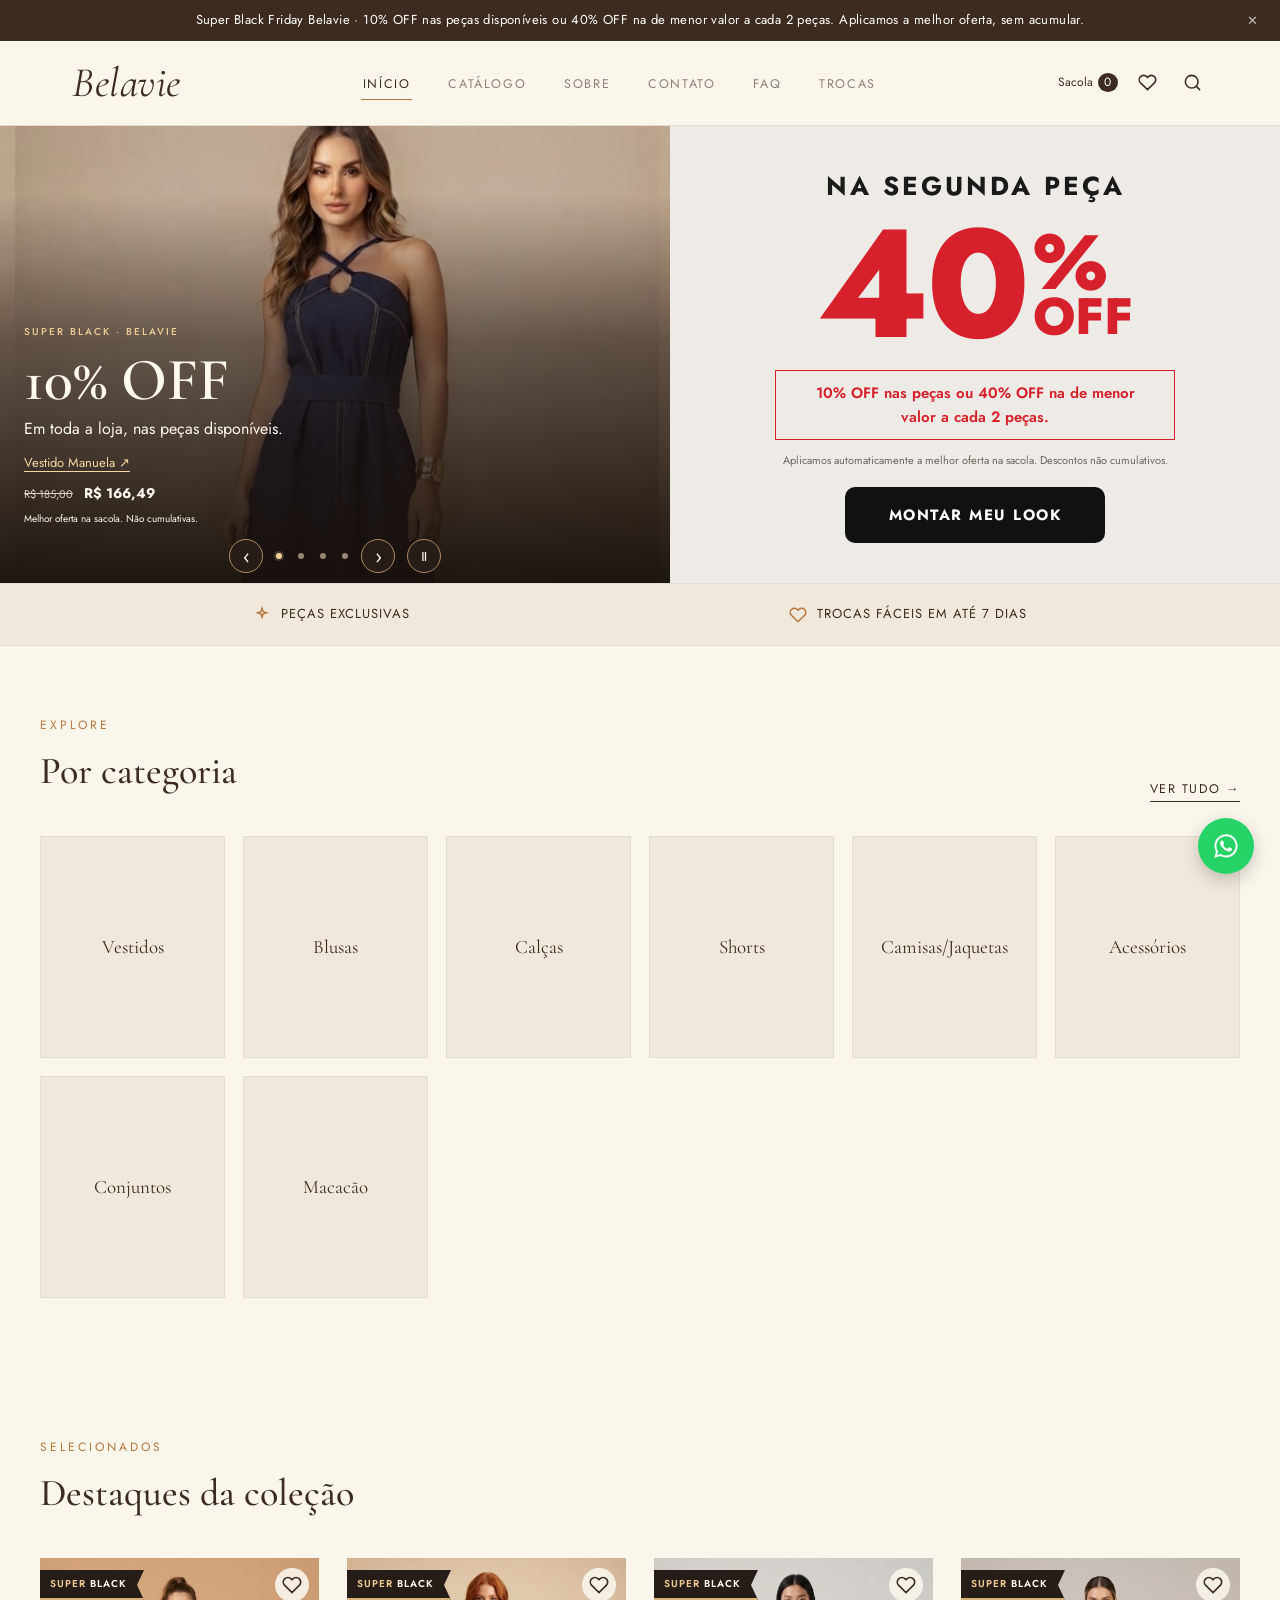
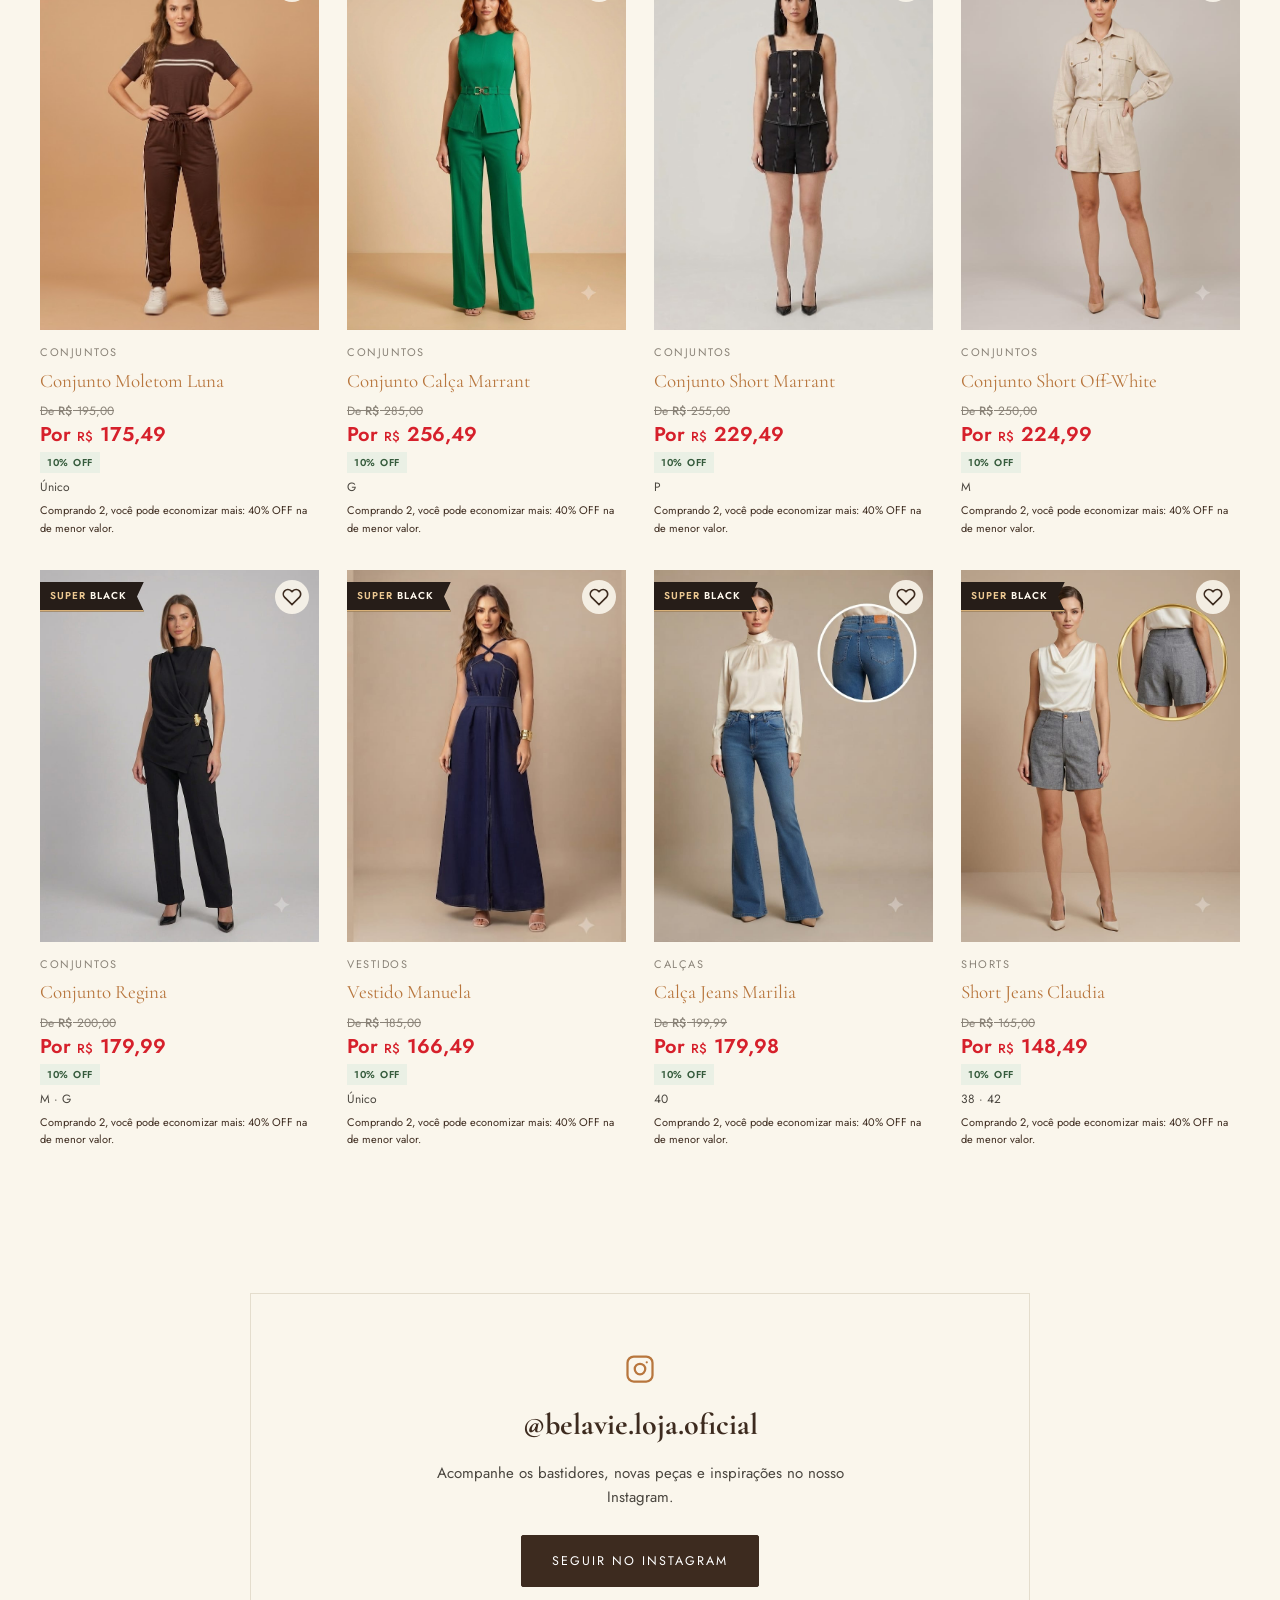
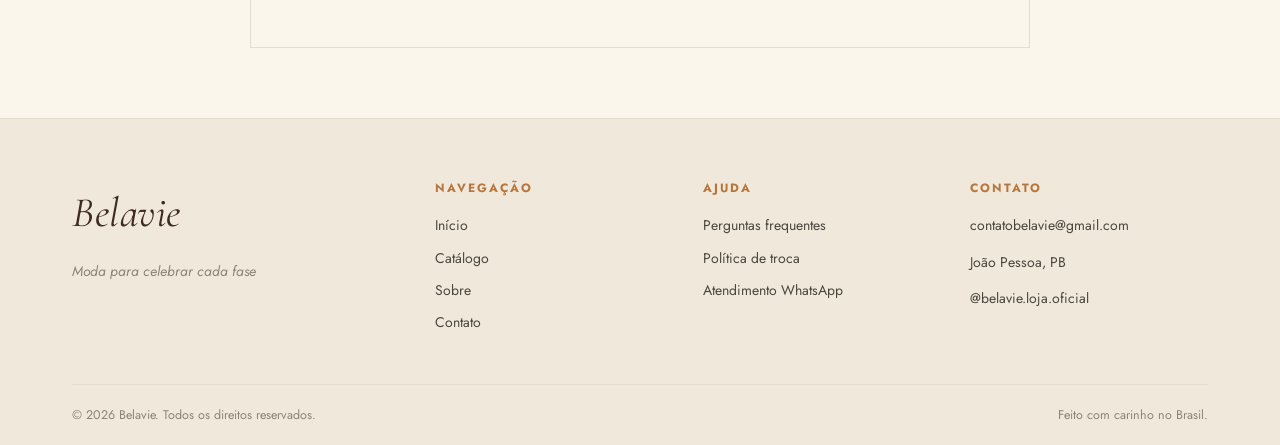
<file: index.html>
<!DOCTYPE html>
<html lang="pt-BR">
<head>
<meta charset="UTF-8">
<meta name="viewport" content="width=device-width, initial-scale=1.0">
<title>Belavie — Moda para celebrar cada fase</title>
<meta name="description" content="Belavie — moda para celebrar cada fase. Peças atemporais em tons naturais.">
<meta property="og:title" content="Belavie — Moda para celebrar cada fase">
<meta property="og:description" content="Peças atemporais em tons naturais, pensadas para acompanhar você em todos os momentos.">
<meta property="og:image" content="https://belavie-bay.vercel.app/img/foto-capa.jpeg">
<meta property="og:url" content="https://belavie-bay.vercel.app/">
<meta property="og:type" content="website">
<meta name="twitter:card" content="summary_large_image">
<link rel="preconnect" href="https://fonts.googleapis.com">
<link href="https://fonts.googleapis.com/css2?family=Cormorant+Garamond:ital,wght@0,400;0,500;0,600;1,400;1,500&family=Jost:wght@300;400;500;600&display=swap" rel="stylesheet">
<link rel="stylesheet" href="css/style.css"><link rel="stylesheet" href="css/black-friday.css">
</head>
<body>

  <div class="promo-banner" id="promo-banner" data-banner-id="super-black-friday-melhor-oferta">
  <span>Super Black Friday · 10% OFF ou 40% na menor a cada 2 peças. Aplicamos a melhor oferta, sem acumular.</span>
  <button class="promo-close" id="promo-close" aria-label="Fechar aviso">✕</button>
</div>

<!-- ===================== HEADER ===================== -->
<header class="site-header">
  <div class="container">
    <a href="index.html" class="logo">Belavie</a>

    <nav>
      <ul class="main-nav">
        <li><a href="index.html">Início</a></li>
        <li><a href="catalogo.html">Catálogo</a></li>
        <li><a href="sobre.html">Sobre</a></li>
        <li><a href="contato.html">Contato</a></li>
        <li><a href="faq.html">FAQ</a></li>
        <li><a href="trocas.html">Trocas</a></li>
      </ul>
    </nav>

    <div class="header-icons"><a class="bag-link" href="sacola.html" aria-label="Abrir sacola">Sacola <span data-bag-count>0</span></a>
      <a href="favoritos.html" class="icon-btn" aria-label="Favoritos" style="position:relative;">
        <svg width="19" height="19" viewBox="0 0 24 24" fill="none" stroke="currentColor" stroke-width="2">
          <path d="M20.8 4.6a5.5 5.5 0 0 0-7.8 0L12 5.6l-1-1a5.5 5.5 0 0 0-7.8 7.8l1 1L12 21l7.8-7.6 1-1a5.5 5.5 0 0 0 0-7.8z"/>
        </svg>
        <span id="favorites-count" class="favorites-badge"></span>
      </a>
      <button class="icon-btn" aria-label="Buscar" onclick="location.href='catalogo.html'">
        <svg width="19" height="19" viewBox="0 0 24 24" fill="none" stroke="currentColor" stroke-width="2" stroke-linecap="round"><circle cx="11" cy="11" r="8"/><line x1="21" y1="21" x2="16.65" y2="16.65"/></svg>
      </button>
      <button class="nav-toggle" aria-label="Menu">
        <svg width="22" height="22" viewBox="0 0 24 24" fill="none" stroke="currentColor" stroke-width="2" stroke-linecap="round"><line x1="3" y1="6" x2="21" y2="6"/><line x1="3" y1="12" x2="21" y2="12"/><line x1="3" y1="18" x2="21" y2="18"/></svg>
      </button>
    </div>
  </div>
</header>

<!-- ===================== HERO ===================== -->
<!-- <section class="hero container">
  <div>
    <div class="hero-eyebrow">Nova coleção • Outono/Inverno</div>
    <h1>Moda para celebrar <em>cada fase</em></h1>
    <p>Peças atemporais em tons naturais, pensadas para acompanhar você em todos os momentos — do trabalho ao encontro que ficará na memória.</p>
    <div class="hero-actions">
      <a href="catalogo.html" class="btn btn-primary">Ver catálogo →</a>
      <a href="sobre.html" class="btn btn-outline">Nossa história</a>
    </div>
  </div>
  <div class="hero-image">
     <div style="width:100%;height:100%;background:linear-gradient(160deg,#f0dfc4,#caa06c);display:flex;align-items:center;justify-content:center;">
      <svg width="120" height="120" viewBox="0 0 24 24" fill="none" stroke="#5c3d22" stroke-width="1" opacity="0.5"><path d="M12 2a4 4 0 0 0-4 4v1H6l-2 14h16L18 7h-2V6a4 4 0 0 0-4-4z"/></svg>
    </div> 
    <img src="img/foto-capa.jpeg">
  </div>

  <div class="hero-carousel" data-autoplay="5000">
  <div class="carousel-track">
    <div class="carousel-slide">
      <div class="slide-bg">
       <img src="img/foto-capa.jpeg">
      </div>
    </div>
    <div class="carousel-slide">
      <div class="slide-bg">
        <img src="img/img1.jpeg" alt="Descrição">
      </div>
    </div>
    <div class="carousel-slide">
      <div class="slide-bg">
        <img src="img/img2.jpeg" alt="Descrição">
      </div>
    </div>
    <div class="carousel-slide">
      <div class="slide-bg">
        <img src="img/img3.jpeg" alt="Descrição">
      </div>
    </div>
  </div>

  <button class="carousel-arrow prev" aria-label="Slide anterior">
    <svg width="20" height="20" viewBox="0 0 24 24" fill="none" stroke="currentColor" stroke-width="2"><polyline points="15 18 9 12 15 6"/></svg>
  </button>
  <button class="carousel-arrow next" aria-label="Próximo slide">
    <svg width="20" height="20" viewBox="0 0 24 24" fill="none" stroke="currentColor" stroke-width="2"><polyline points="9 18 15 12 9 6"/></svg>
  </button>

  <div class="carousel-dots"></div>
</div>

</section> -->
<section class="bf-hero">
  <div class="bf-hero-photo black-promo-carousel" data-black-carousel><img src="img/foto-capa.jpeg" alt="Super Black Friday Belavie — moda feminina"></div>

  <div class="bf-hero-offer">
    <span class="bf-offer-top">Na segunda peça</span>
    <div class="bf-offer-value">
      <span class="bf-offer-number">40</span>
      <span class="bf-offer-off">
        <span class="bf-offer-percent">%</span>
        <span class="bf-offer-word">OFF</span>
      </span>
    </div>
    <span class="bf-offer-note">10% OFF nas peças ou 40% OFF na de menor valor a cada 2 peças.</span>
    <p class="bf-offer-fine">Aplicamos automaticamente a melhor oferta na sacola. Descontos não cumulativos.</p>
    <a href="catalogo.html" class="bf-hero-btn">Montar meu look</a>
  </div>
</section>
<!-- ===================== FEATURE STRIP ===================== -->
<div class="feature-strip">
  <div class="container">
    <!--<div class="feature-item">
      <svg width="18" height="18" viewBox="0 0 24 24" fill="none" stroke="currentColor" stroke-width="2"><rect x="1" y="3" width="15" height="13"/><polygon points="16 8 20 8 23 11 23 16 16 16 16 8"/><circle cx="5.5" cy="18.5" r="2.5"/><circle cx="18.5" cy="18.5" r="2.5"/></svg>
      Frete grátis acima de R$ 399,00
    </div>-->
    <div class="feature-item">
      <svg width="18" height="18" viewBox="0 0 24 24" fill="none" stroke="currentColor" stroke-width="2"><path d="M12 3l1.5 4.5L18 9l-4.5 1.5L12 15l-1.5-4.5L6 9l4.5-1.5z"/></svg>
      Peças exclusivas
    </div>
    <div class="feature-item">
      <svg width="18" height="18" viewBox="0 0 24 24" fill="none" stroke="currentColor" stroke-width="2"><path d="M20.8 4.6a5.5 5.5 0 0 0-7.8 0L12 5.6l-1-1a5.5 5.5 0 0 0-7.8 7.8l1 1L12 21l7.8-7.6 1-1a5.5 5.5 0 0 0 0-7.8z"/></svg>
      Trocas fáceis em até 7 dias
    </div>
  </div>
</div>

<!-- ===================== CATEGORIAS ===================== -->
<section class="section container">
  <div class="section-header">
    <div>
      <div class="section-eyebrow">Explore</div>
      <h2>Por categoria</h2>
    </div>
    <a href="catalogo.html" class="section-link">Ver tudo →</a>
  </div>
  <div class="category-grid">
    <a class="category-card" href="catalogo.html?cat=Vestidos">Vestidos</a>
    <a class="category-card" href="catalogo.html?cat=Blusas">Blusas</a>
    <a class="category-card" href="catalogo.html?cat=Calças">Calças</a>
    <a class="category-card" href="catalogo.html?cat=Shorts">Shorts</a>
    <a class="category-card" href="catalogo.html?cat=Camisas">Camisas/Jaquetas</a>
    <a class="category-card" href="catalogo.html?cat=Acessórios">Acessórios</a>
    <a class="category-card" href="catalogo.html?cat=Conjuntos">Conjuntos</a>
    <a class="category-card" href="catalogo.html?cat=Macacão">Macacão</a>
  </div>
</section>

<!-- ===================== DESTAQUES ===================== -->
<section class="section container">
  <div class="section-header">
    <div>
      <div class="section-eyebrow">Selecionados</div>
      <h2>Destaques da coleção</h2>
    </div>
  </div>
  <div class="product-grid" id="highlight-grid"></div>
</section>

<!-- ===================== INSTAGRAM ===================== -->
<section class="section container">
  <div class="instagram-box">
    <svg width="30" height="30" viewBox="0 0 24 24" fill="none" stroke="currentColor" stroke-width="1.8"><rect x="2" y="2" width="20" height="20" rx="5"/><circle cx="12" cy="12" r="4.2"/><circle cx="17.4" cy="6.6" r="0.9" fill="currentColor" stroke="none"/></svg>
    <h3>@belavie.loja.oficial</h3>
    <p>Acompanhe os bastidores, novas peças e inspirações no nosso Instagram.</p>
    <a class="btn btn-primary" href="https://instagram.com/belavie.loja.oficial" target="_blank">Seguir no Instagram</a>
  </div>
</section>

<!-- ===================== FOOTER ===================== -->
<footer class="site-footer">
  <div class="container">
    <div class="footer-grid">
      <div>
        <span class="logo">Belavie</span>
        <p class="footer-tagline">Moda para celebrar cada fase</p>
      </div>
      <div class="footer-col">
        <h5>Navegação</h5>
        <a href="index.html">Início</a>
        <a href="catalogo.html">Catálogo</a>
        <a href="sobre.html">Sobre</a>
        <a href="contato.html">Contato</a>
      </div>
      <div class="footer-col">
        <h5>Ajuda</h5>
        <a href="faq.html">Perguntas frequentes</a>
        <a href="trocas.html">Política de troca</a>
        <a href="#" onclick="openWhatsApp('Olá! Preciso de atendimento.'); return false;">Atendimento WhatsApp</a>
      </div>
      <div class="footer-col">
        <h5>Contato</h5>
        <p>contatobelavie@gmail.com</p>
        <p>João Pessoa, PB</p>
        <p>@belavie.loja.oficial</p>
      </div>
    </div>
    <div class="footer-bottom">
      <span>© 2026 Belavie. Todos os direitos reservados.</span>
      <span>Feito com carinho no Brasil.</span>
    </div>
  </div>
</footer>

<!-- WhatsApp flutuante -->
<a href="#" class="whatsapp-float" onclick="openWhatsApp('Olá! Vim pelo site da Belavie.'); return false;" aria-label="WhatsApp">
  <svg width="28" height="28" viewBox="0 0 24 24" fill="currentColor"><path d="M12.04 2C6.58 2 2.13 6.45 2.13 11.91c0 1.75.46 3.45 1.32 4.95L2 22l5.28-1.39a9.9 9.9 0 0 0 4.76 1.21h.01c5.46 0 9.91-4.45 9.91-9.91 0-2.65-1.03-5.14-2.9-7.01A9.82 9.82 0 0 0 12.04 2zm0 18.13h-.01a8.2 8.2 0 0 1-4.19-1.15l-.3-.18-3.13.82.84-3.05-.2-.31a8.22 8.22 0 1 1 6.99 3.87zm4.51-6.16c-.25-.12-1.47-.72-1.7-.81-.23-.08-.39-.12-.56.13-.17.25-.64.81-.78.97-.14.17-.29.19-.53.06-.25-.12-1.05-.39-2-1.23-.74-.66-1.24-1.47-1.39-1.72-.14-.25-.02-.38.11-.51.11-.11.25-.29.37-.43.12-.14.16-.25.25-.41.08-.17.04-.31-.02-.43-.06-.12-.56-1.36-.77-1.85-.2-.48-.41-.42-.56-.42h-.48c-.17 0-.43.06-.66.31-.23.25-.86.85-.86 2.07 0 1.22.89 2.4 1.01 2.56.12.17 1.76 2.69 4.26 3.77.6.26 1.06.41 1.43.53.6.19 1.14.16 1.57.1.48-.07 1.47-.6 1.68-1.18.21-.58.21-1.07.15-1.18-.06-.1-.23-.16-.48-.28z"/></svg>
</a>

<script src="js/favorites.js"></script>
<script src="js/products.js"></script>
<script src="js/script.js"></script>
<script src="js/bag.js"></script>
<script src="js/black-carousel.js"></script>
<script>
  document.getElementById("highlight-grid").innerHTML = PRODUCTS
    .filter(p => p.featured)
    .map(productCardHTML)
    .join("");
</script>
<script src="js/carousel.js"></script>


</body>
</html>
</file>
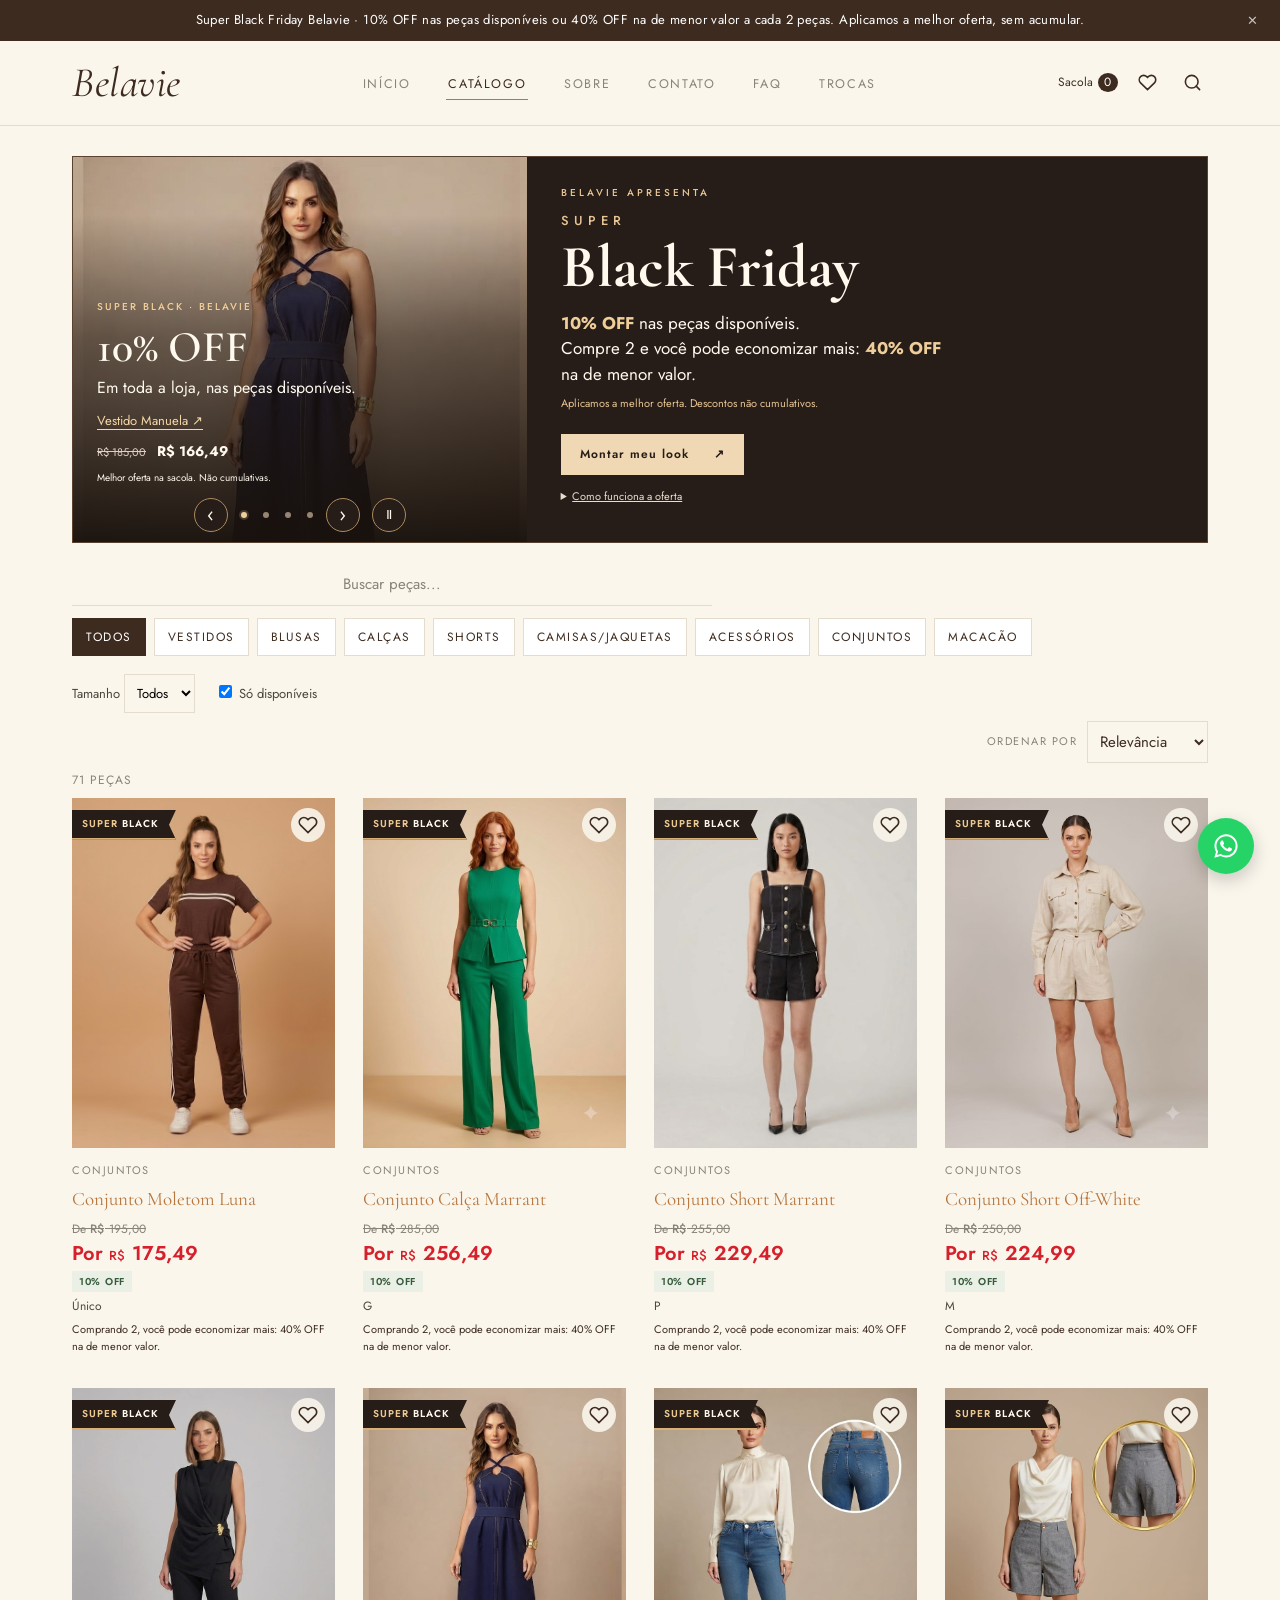
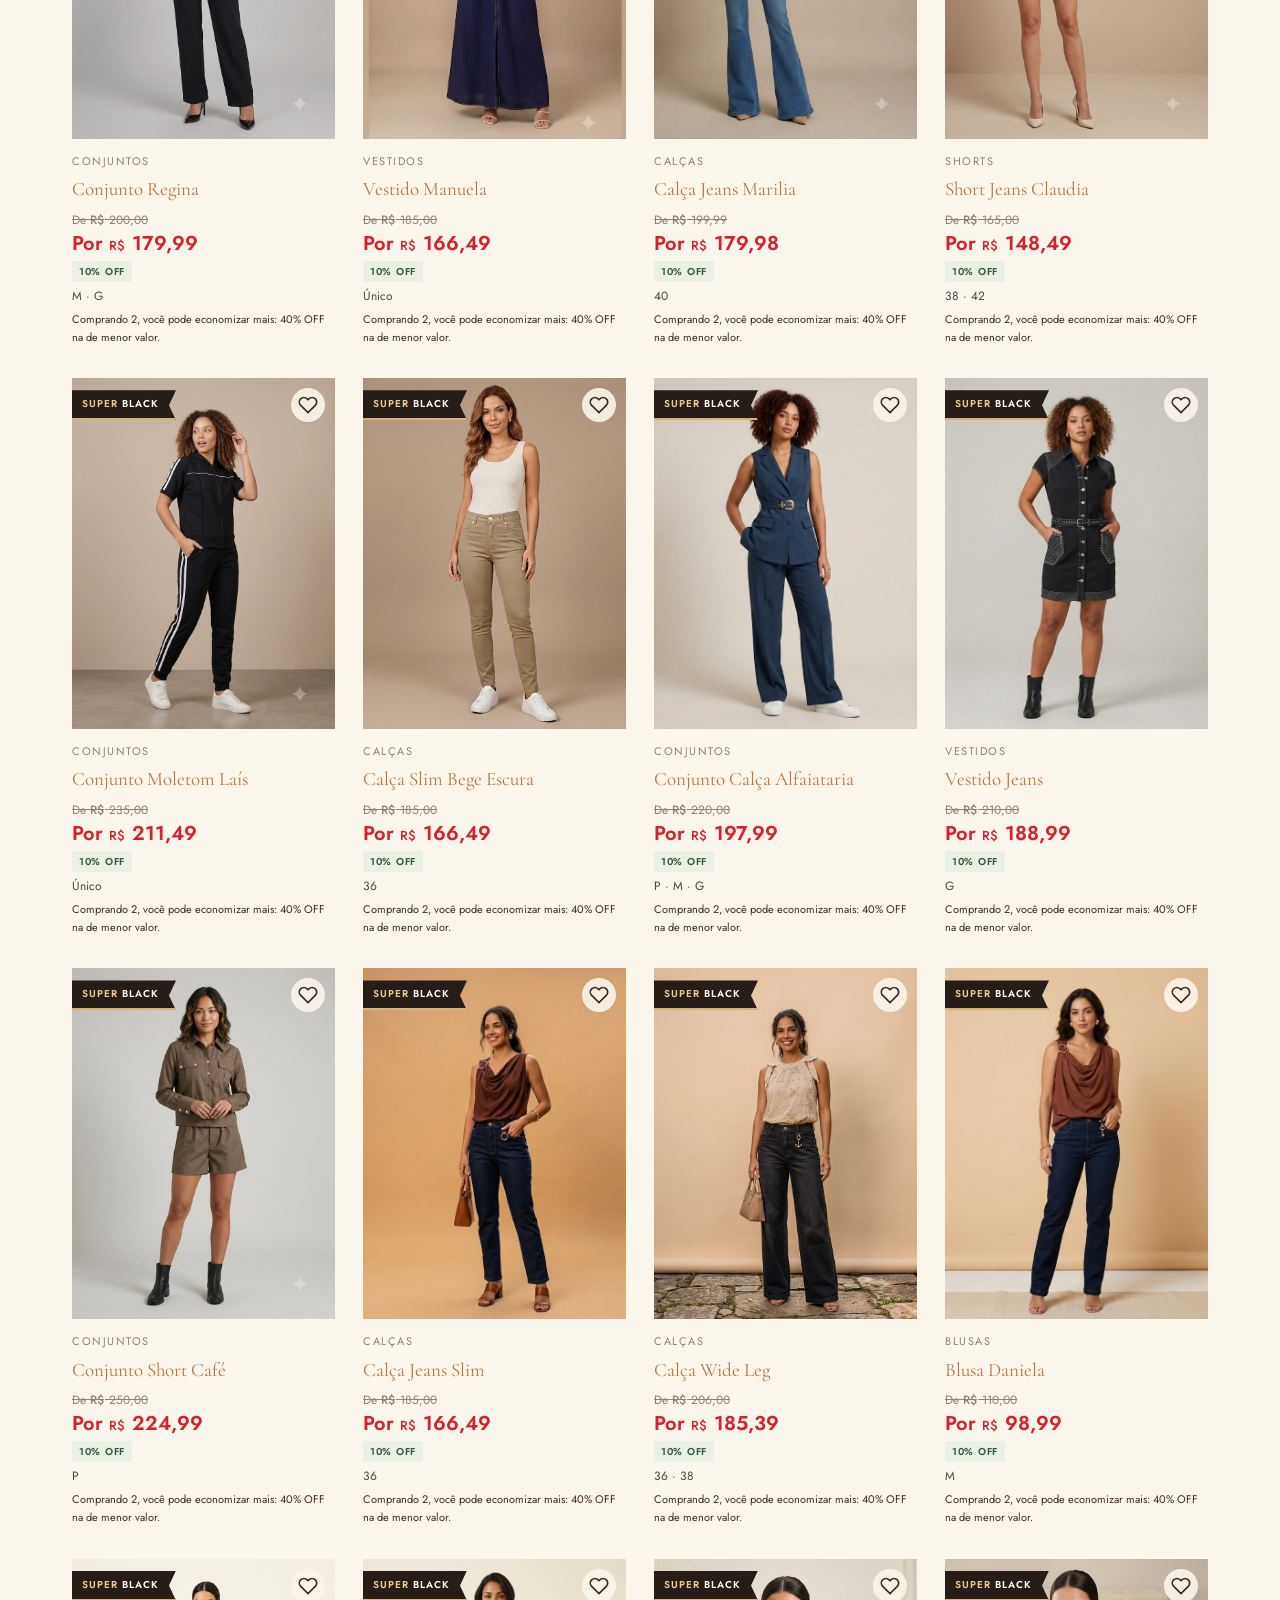
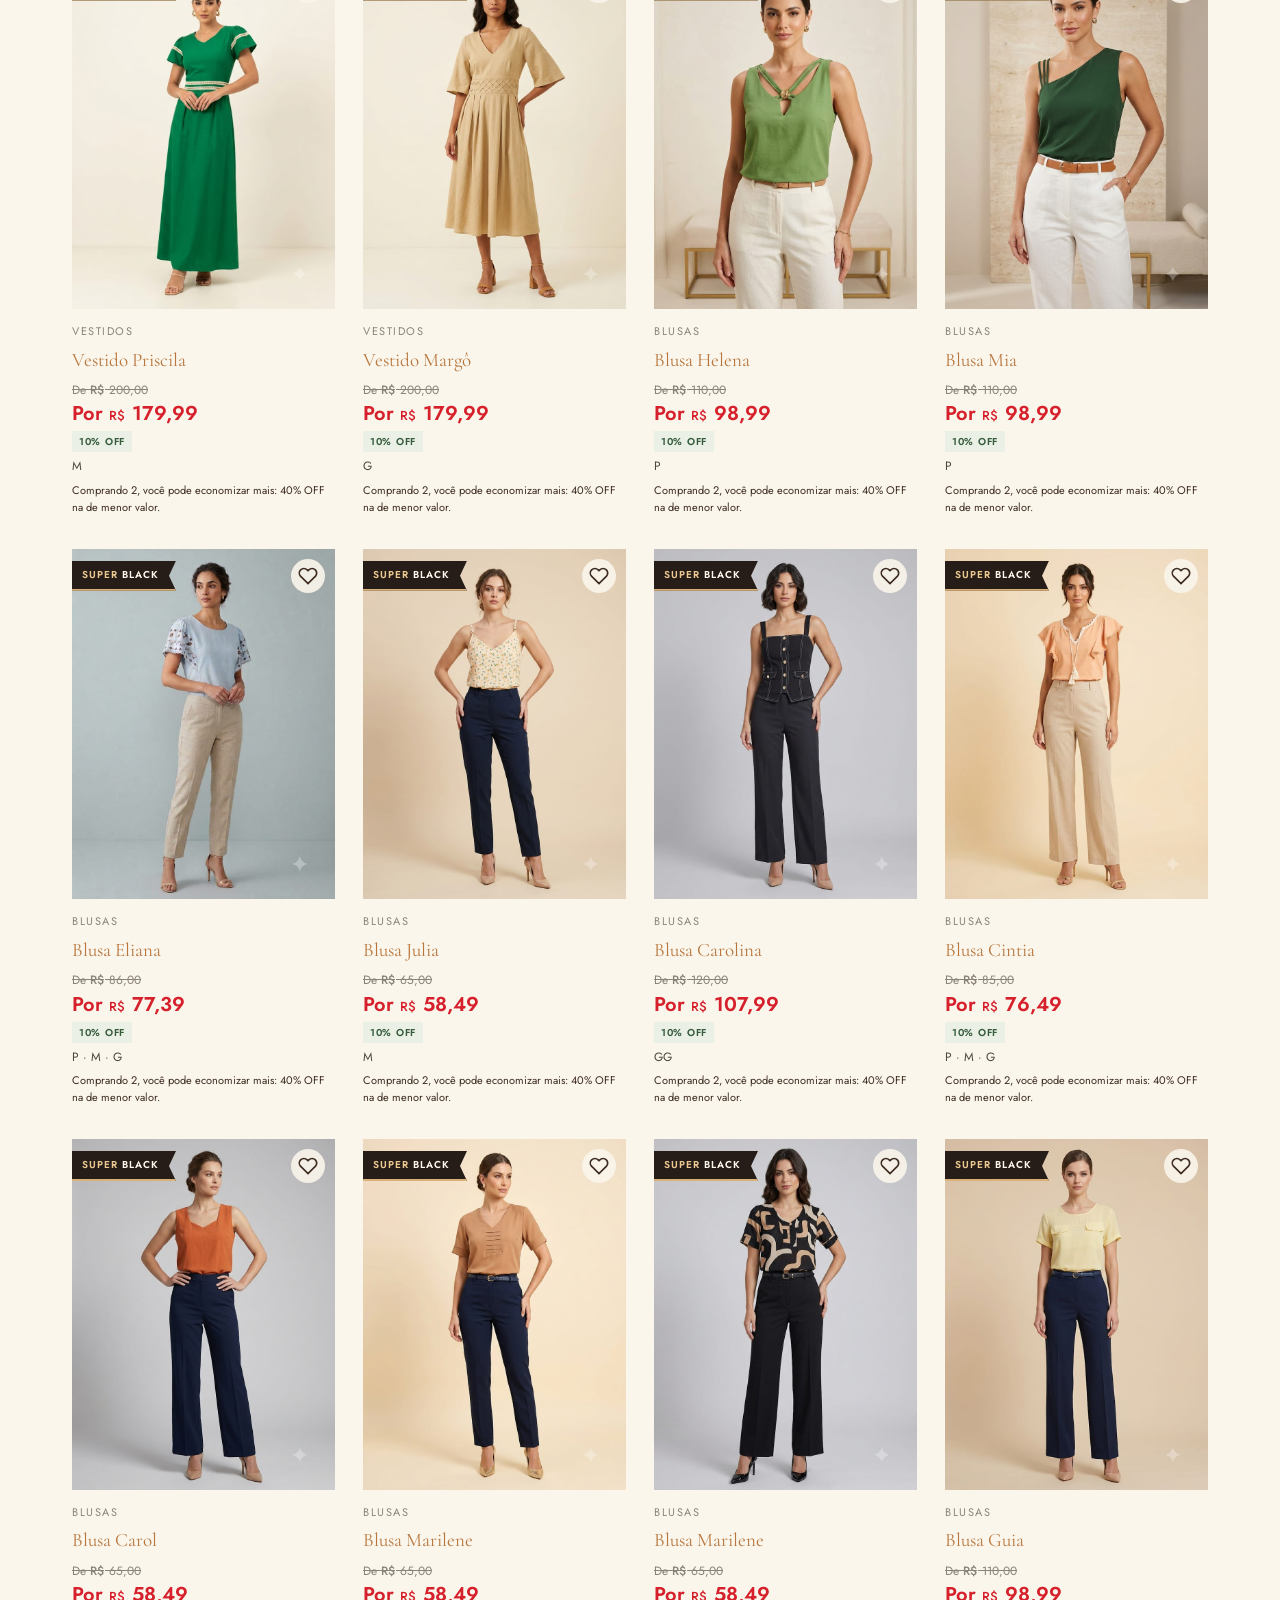
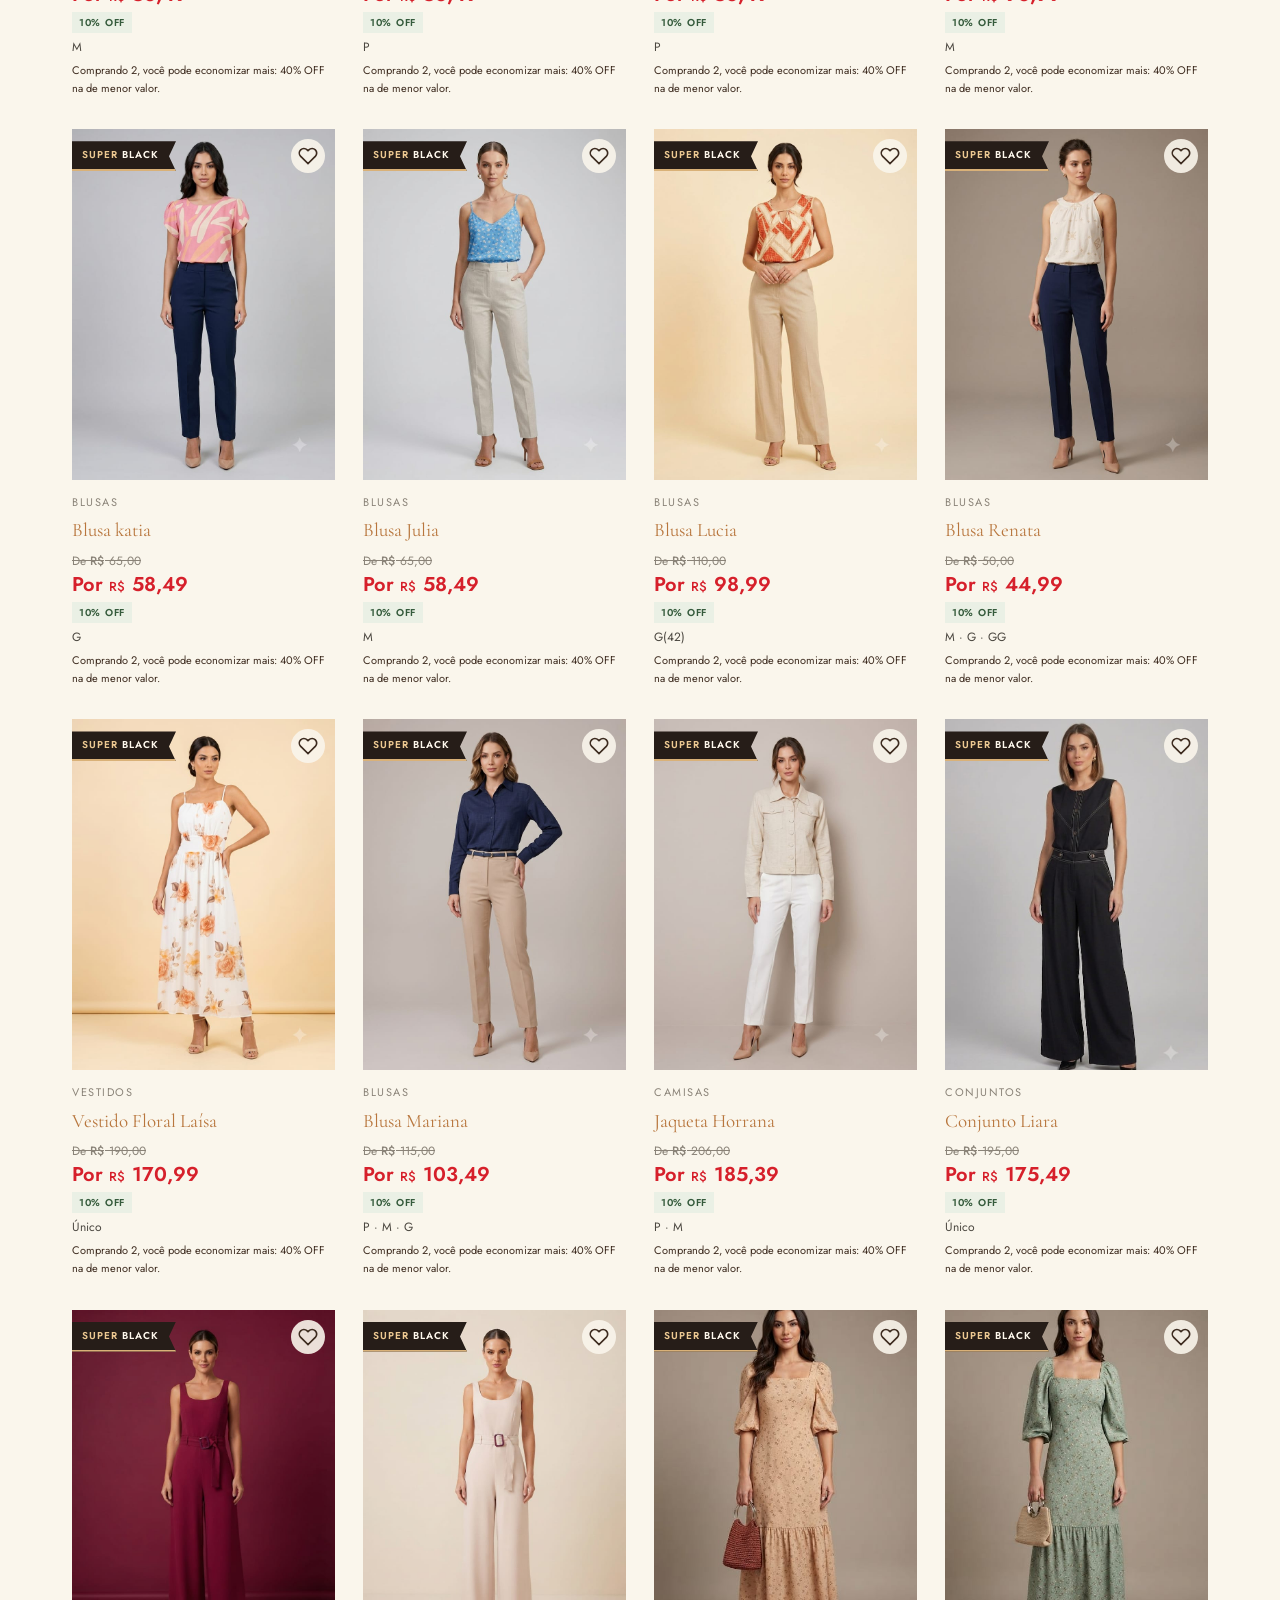
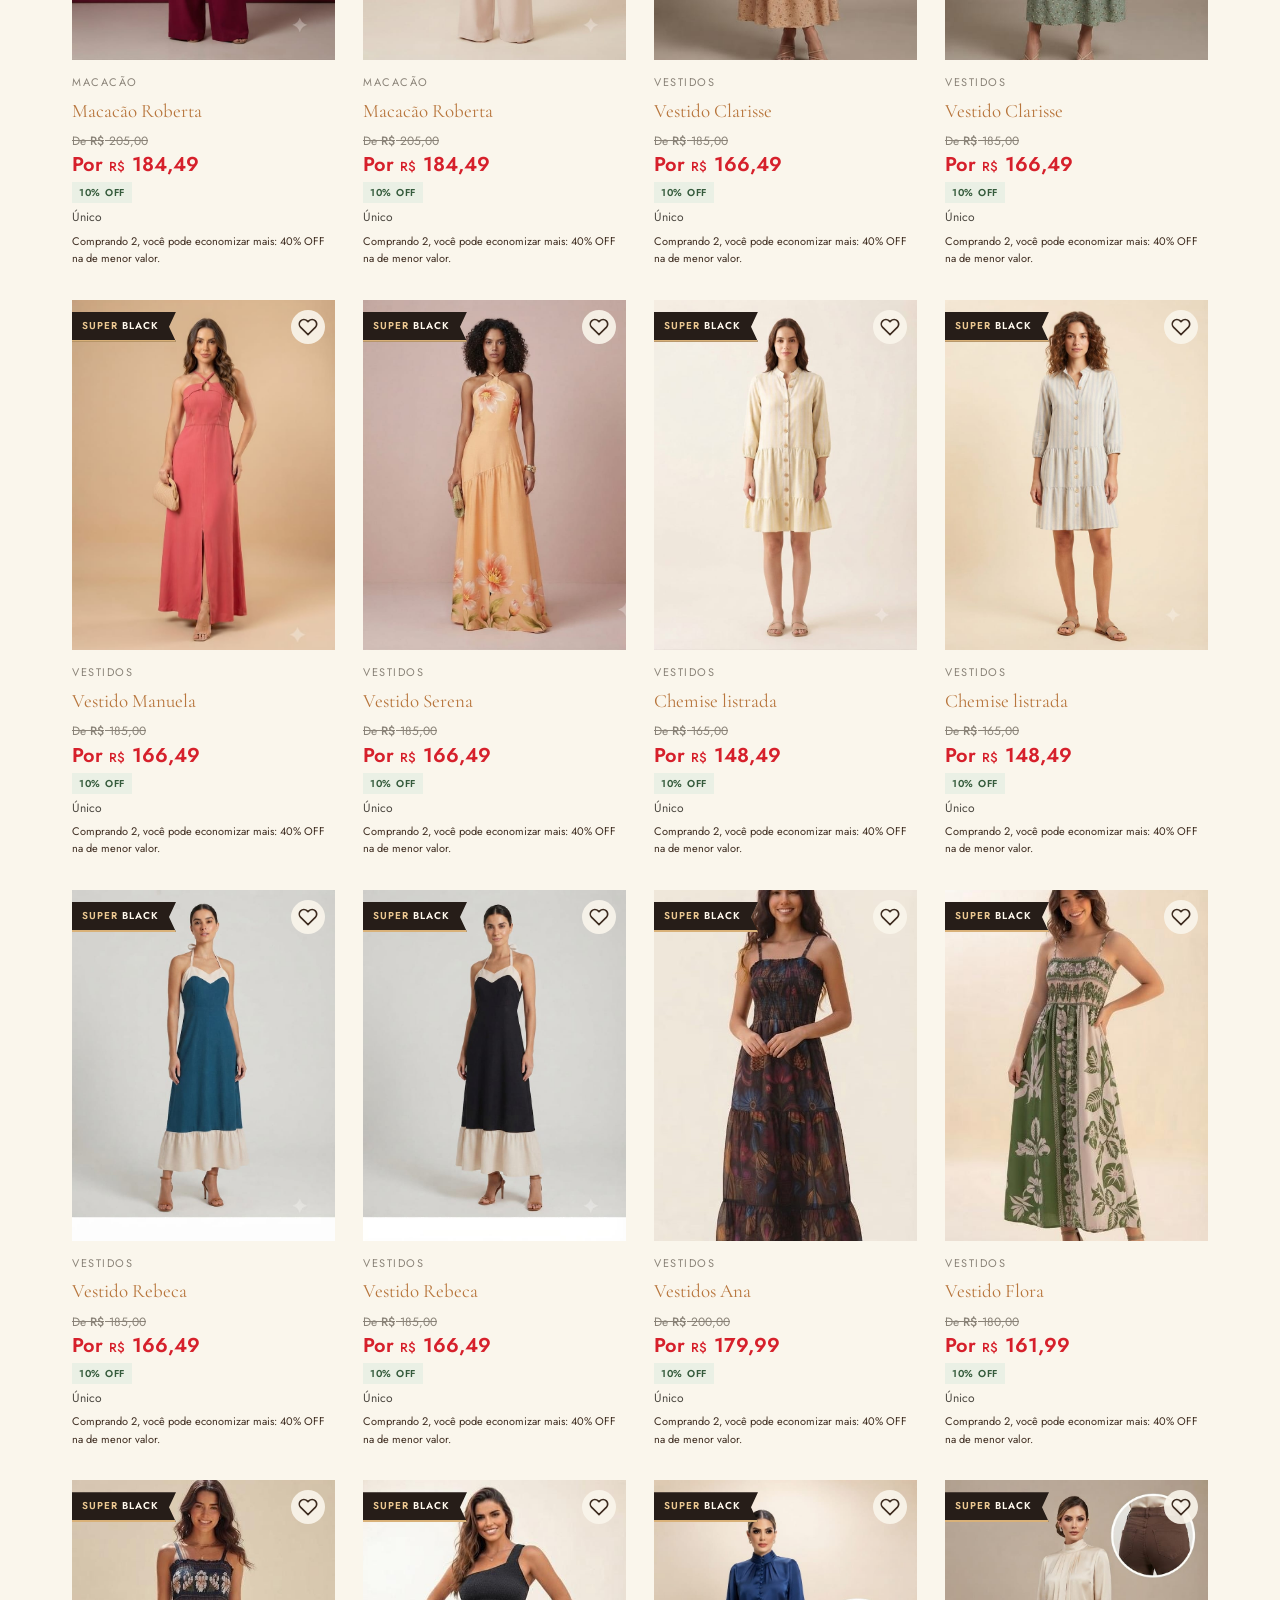
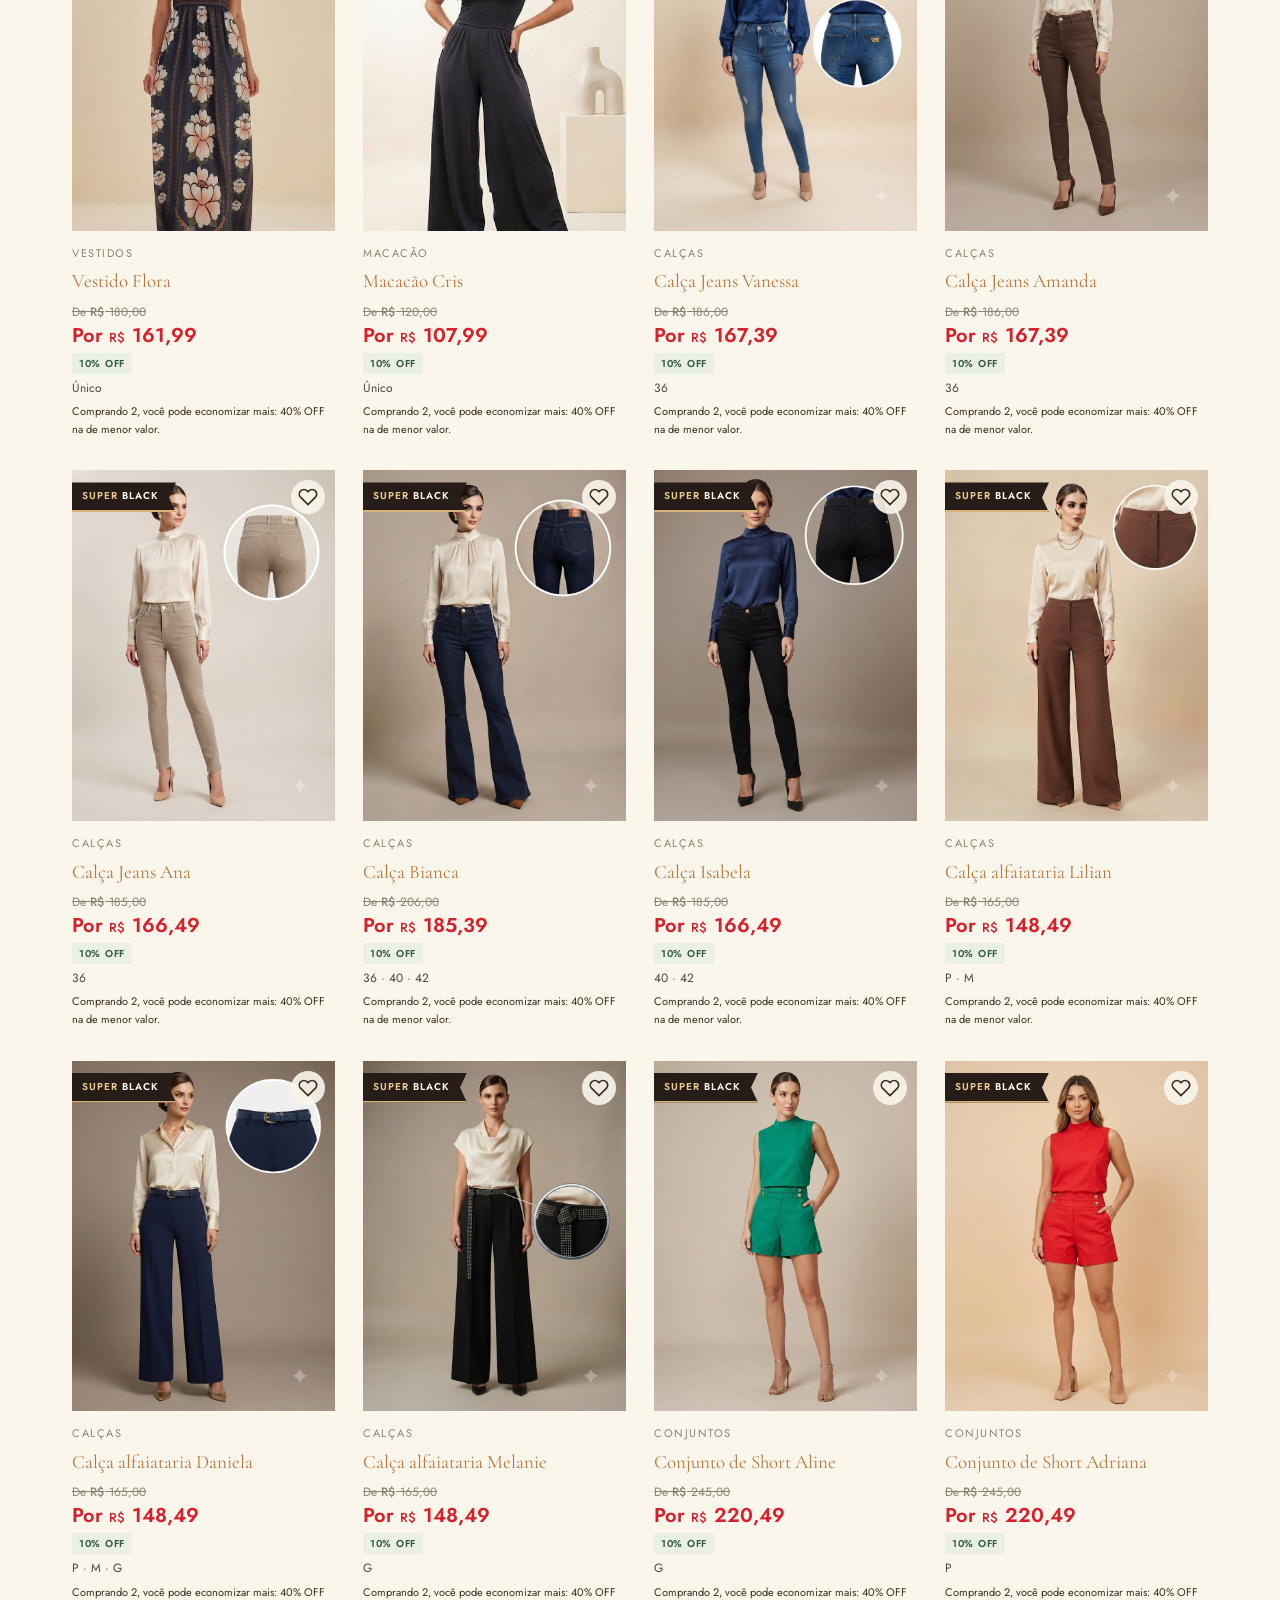
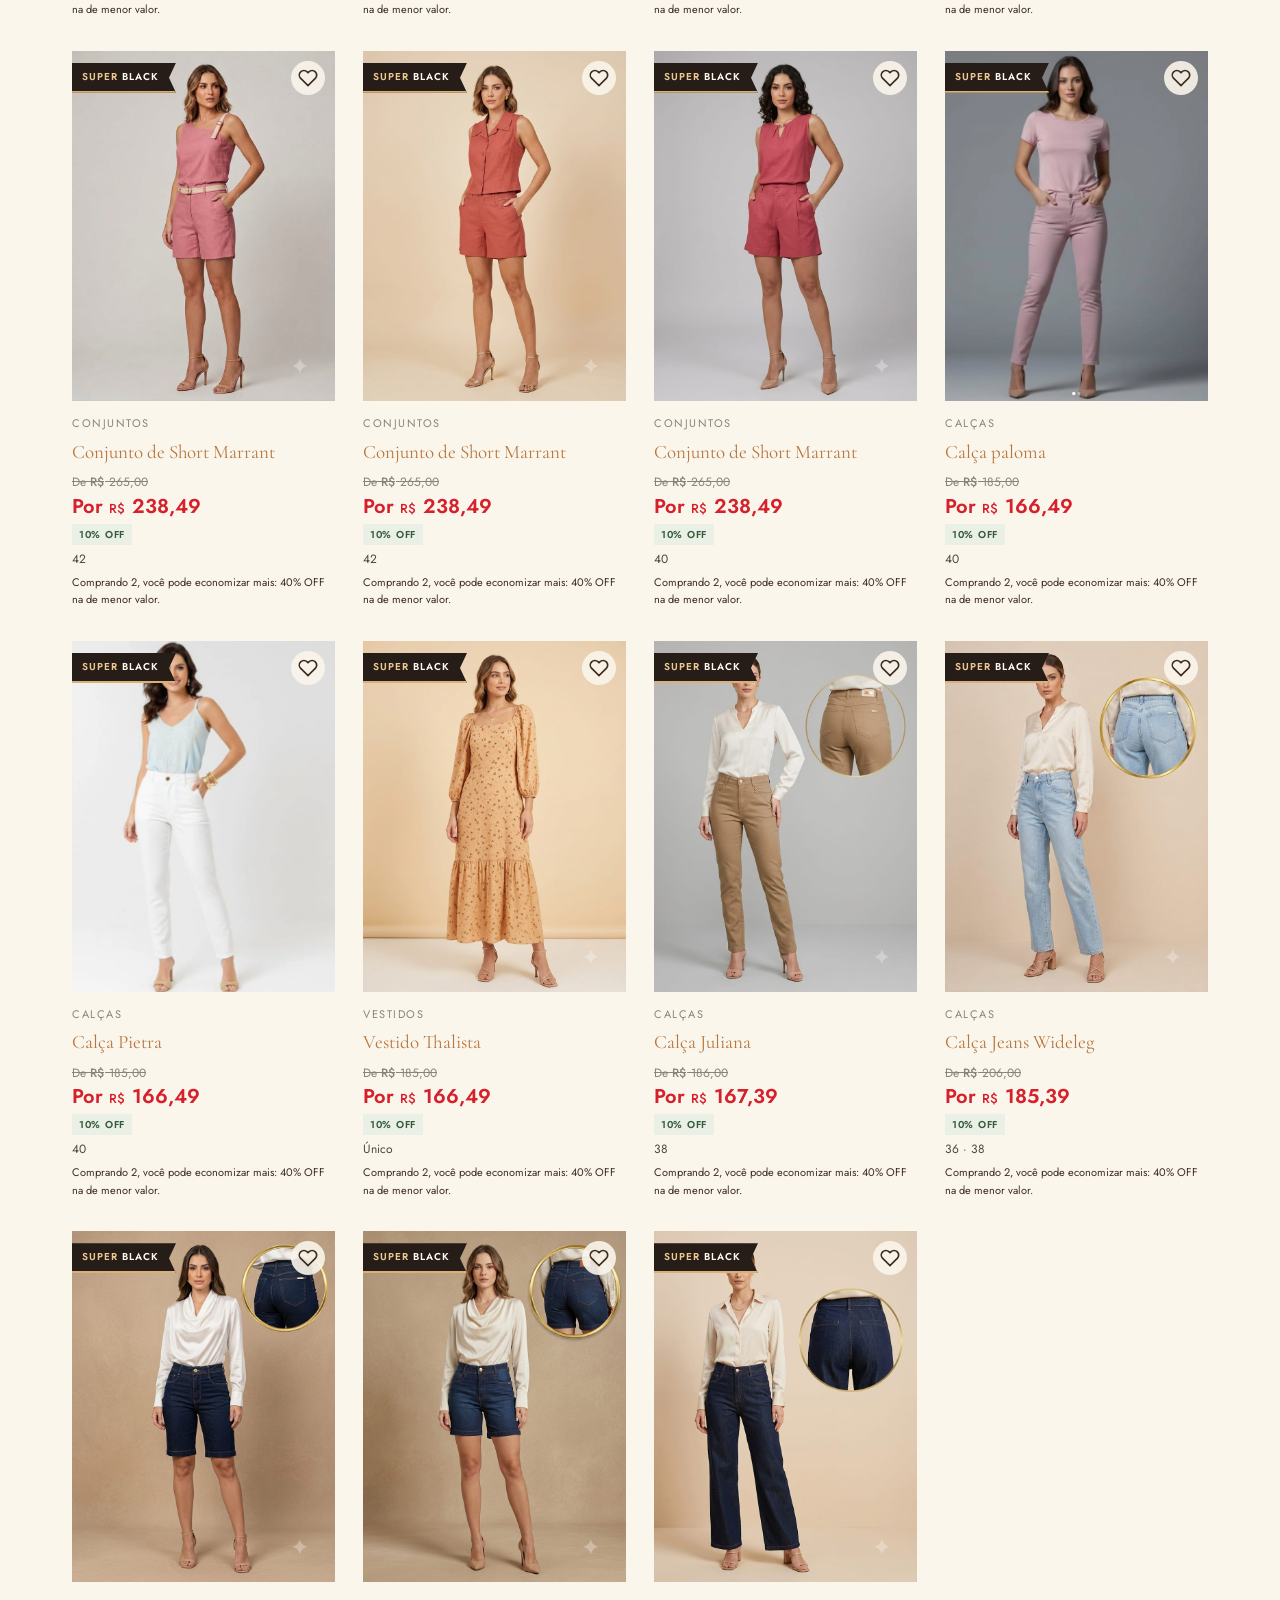
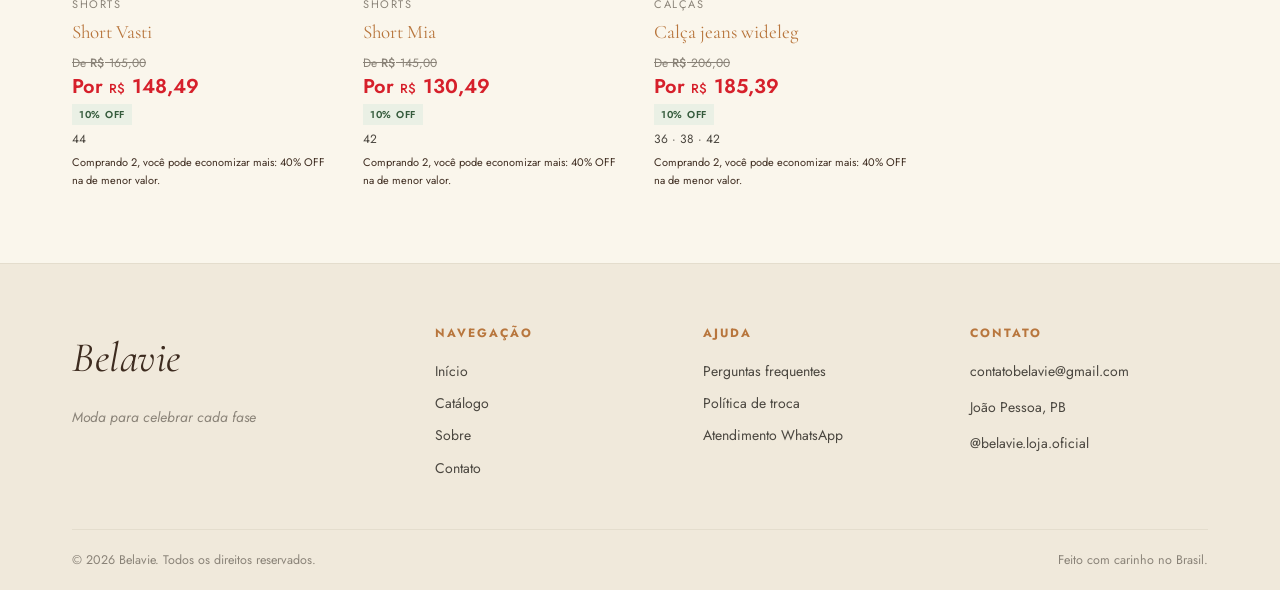
<file: catalogo.html>
<!DOCTYPE html>
<html lang="pt-BR">
<head>
<meta charset="UTF-8">
<meta name="viewport" content="width=device-width, initial-scale=1.0">
<title>Catálogo — Belavie</title>
<meta name="description" content="Confira a coleção completa da Belavie: vestidos, blusas, calças, casacos e acessórios.">
<meta property="og:title" content="Catálogo — Belavie">
<meta property="og:description" content="Peças escolhidas com cuidado para compor um guarda-roupa atemporal.">
<meta property="og:image" content="https://belavie-bay.vercel.app/img/foto-capa.jpeg">
<meta property="og:type" content="website">
<link rel="preconnect" href="https://fonts.googleapis.com">
<link href="https://fonts.googleapis.com/css2?family=Cormorant+Garamond:ital,wght@0,400;0,500;0,600;1,400;1,500&family=Jost:wght@300;400;500;600&display=swap" rel="stylesheet">
<link rel="stylesheet" href="css/style.css"><link rel="stylesheet" href="css/black-friday.css">
</head>
<body class="catalog-page">
    <div class="promo-banner" id="promo-banner" data-banner-id="super-black-friday-melhor-oferta">
  <span>Super Black Friday · 10% OFF ou 40% na menor a cada 2 peças. Aplicamos a melhor oferta, sem acumular.</span>
  <button class="promo-close" id="promo-close" aria-label="Fechar aviso">✕</button>
</div>


<header class="site-header">
  <div class="container">
    <a href="index.html" class="logo">Belavie</a>
    <nav>
      <ul class="main-nav">
        <li><a href="index.html">Início</a></li>
        <li><a href="catalogo.html">Catálogo</a></li>
        <li><a href="sobre.html">Sobre</a></li>
        <li><a href="contato.html">Contato</a></li>
        <li><a href="faq.html">FAQ</a></li>
        <li><a href="trocas.html">Trocas</a></li>
      </ul>
    </nav>
    <div class="header-icons"><a class="bag-link" href="sacola.html" aria-label="Abrir sacola">Sacola <span data-bag-count>0</span></a>
      <a href="favoritos.html" class="icon-btn" aria-label="Favoritos" style="position:relative;">
        <svg width="19" height="19" viewBox="0 0 24 24" fill="none" stroke="currentColor" stroke-width="2">
          <path d="M20.8 4.6a5.5 5.5 0 0 0-7.8 0L12 5.6l-1-1a5.5 5.5 0 0 0-7.8 7.8l1 1L12 21l7.8-7.6 1-1a5.5 5.5 0 0 0 0-7.8z"/>
        </svg>
        <span id="favorites-count" class="favorites-badge"></span>
      </a>
      <button class="icon-btn" aria-label="Buscar" onclick="document.getElementById('search-input').focus()">
        <svg width="19" height="19" viewBox="0 0 24 24" fill="none" stroke="currentColor" stroke-width="2" stroke-linecap="round"><circle cx="11" cy="11" r="8"/><line x1="21" y1="21" x2="16.65" y2="16.65"/></svg>
      </button>
      <button class="nav-toggle" aria-label="Menu">
        <svg width="22" height="22" viewBox="0 0 24 24" fill="none" stroke="currentColor" stroke-width="2" stroke-linecap="round"><line x1="3" y1="6" x2="21" y2="6"/><line x1="3" y1="12" x2="21" y2="12"/><line x1="3" y1="18" x2="21" y2="18"/></svg>
      </button>
    </div>
  </div>
</header>

<section class="campaign-head container">
 <div class="catalog-black-banner">
  <div class="catalog-black-photo black-promo-carousel" data-black-carousel><img src="img/foto-capa.jpeg" alt="Super Black Friday Belavie — moda feminina" fetchpriority="high" width="768" height="1024"></div>
  <div class="catalog-black-copy">
   <span class="eyebrow">Belavie apresenta</span>
   <h1><span>Super</span> Black Friday</h1>
   <p class="catalog-black-offer"><strong>10% OFF</strong> nas peças disponíveis.<br>Compre 2 e você pode economizar mais: <strong>40% OFF</strong> na de menor valor.</p><p class="offer-disclaimer">Aplicamos a melhor oferta. Descontos não cumulativos.</p>
   <a class="campaign-link" href="#product-grid">Montar meu look <span aria-hidden="true">↗</span></a>
   <details class="campaign-rules"><summary>Como funciona a oferta</summary><p data-campaign-rules></p></details>
  </div>
 </div>
</section>

<section class="container" style="padding-bottom:70px;">
  <div class="search-box">
    <input type="text" id="search-input" placeholder="Buscar peças...">
  </div>

  <div class="filter-row">
    <button class="filter-btn active" data-category="Todos">Todos</button>
    <button class="filter-btn" data-category="Vestidos">Vestidos</button>
    <button class="filter-btn" data-category="Blusas">Blusas</button>
    <button class="filter-btn" data-category="Calças">Calças</button>
    <button class="filter-btn" data-category="Shorts">Shorts</button>
    <button class="filter-btn" data-category="Camisas">Camisas/Jaquetas</button>
    <button class="filter-btn" data-category="Acessórios">Acessórios</button>
    <button class="filter-btn" data-category="Conjuntos">Conjuntos</button>
    <button class="filter-btn" data-category="Macacão">Macacão</button>
  </div>
  <div class="catalog-tools"><label>Tamanho <select id="size-filter"><option value="">Todos</option></select></label><label><input type="checkbox" id="available-filter" checked> Só disponíveis</label></div>
<div class="sort-row">
  <label for="sort-select">Ordenar por</label>
  <select id="sort-select">
    <option value="relevance">Relevância</option>
    <option value="price-asc">Menor preço</option>
    <option value="price-desc">Maior preço</option>
    <option value="newest">Novidades</option>
  </select>
</div>



  <div class="result-count" id="result-count" aria-live="polite"></div>
  <div class="product-grid" id="product-grid"></div>
</section>

<footer class="site-footer">
  <div class="container">
    <div class="footer-grid">
      <div>
        <span class="logo">Belavie</span>
        <p class="footer-tagline">Moda para celebrar cada fase</p>
      </div>
      <div class="footer-col">
        <h5>Navegação</h5>
        <a href="index.html">Início</a>
        <a href="catalogo.html">Catálogo</a>
        <a href="sobre.html">Sobre</a>
        <a href="contato.html">Contato</a>
      </div>
      <div class="footer-col">
        <h5>Ajuda</h5>
        <a href="faq.html">Perguntas frequentes</a>
        <a href="trocas.html">Política de troca</a>
        <a href="#" onclick="openWhatsApp('Olá! Preciso de atendimento.'); return false;">Atendimento WhatsApp</a>
      </div>
       <div class="footer-col">
        <h5>Contato</h5>
        <p>contatobelavie@gmail.com</p>
        <p>João Pessoa, PB</p>
        <p>@belavie.loja.oficial</p>
      </div>
    </div>
    <div class="footer-bottom">
      <span>© 2026 Belavie. Todos os direitos reservados.</span>
      <span>Feito com carinho no Brasil.</span>
    </div>
  </div>
</footer>

<a href="#" class="whatsapp-float" onclick="openWhatsApp('Olá! Vim pelo site da Belavie.'); return false;" aria-label="WhatsApp">
  <svg width="28" height="28" viewBox="0 0 24 24" fill="currentColor"><path d="M12.04 2C6.58 2 2.13 6.45 2.13 11.91c0 1.75.46 3.45 1.32 4.95L2 22l5.28-1.39a9.9 9.9 0 0 0 4.76 1.21h.01c5.46 0 9.91-4.45 9.91-9.91 0-2.65-1.03-5.14-2.9-7.01A9.82 9.82 0 0 0 12.04 2zm0 18.13h-.01a8.2 8.2 0 0 1-4.19-1.15l-.3-.18-3.13.82.84-3.05-.2-.31a8.22 8.22 0 1 1 6.99 3.87zm4.51-6.16c-.25-.12-1.47-.72-1.7-.81-.23-.08-.39-.12-.56.13-.17.25-.64.81-.78.97-.14.17-.29.19-.53.06-.25-.12-1.05-.39-2-1.23-.74-.66-1.24-1.47-1.39-1.72-.14-.25-.02-.38.11-.51.11-.11.25-.29.37-.43.12-.14.16-.25.25-.41.08-.17.04-.31-.02-.43-.06-.12-.56-1.36-.77-1.85-.2-.48-.41-.42-.56-.42h-.48c-.17 0-.43.06-.66.31-.23.25-.86.85-.86 2.07 0 1.22.89 2.4 1.01 2.56.12.17 1.76 2.69 4.26 3.77.6.26 1.06.41 1.43.53.6.19 1.14.16 1.57.1.48-.07 1.47-.6 1.68-1.18.21-.58.21-1.07.15-1.18-.06-.1-.23-.16-.48-.28z"/></svg>
</a>

<script src="js/favorites.js"></script>
<script src="js/products.js"></script>
<script src="js/script.js"></script>
<script src="js/bag.js"></script>
<script src="js/black-carousel.js"></script>

</body>
</html>
</file>
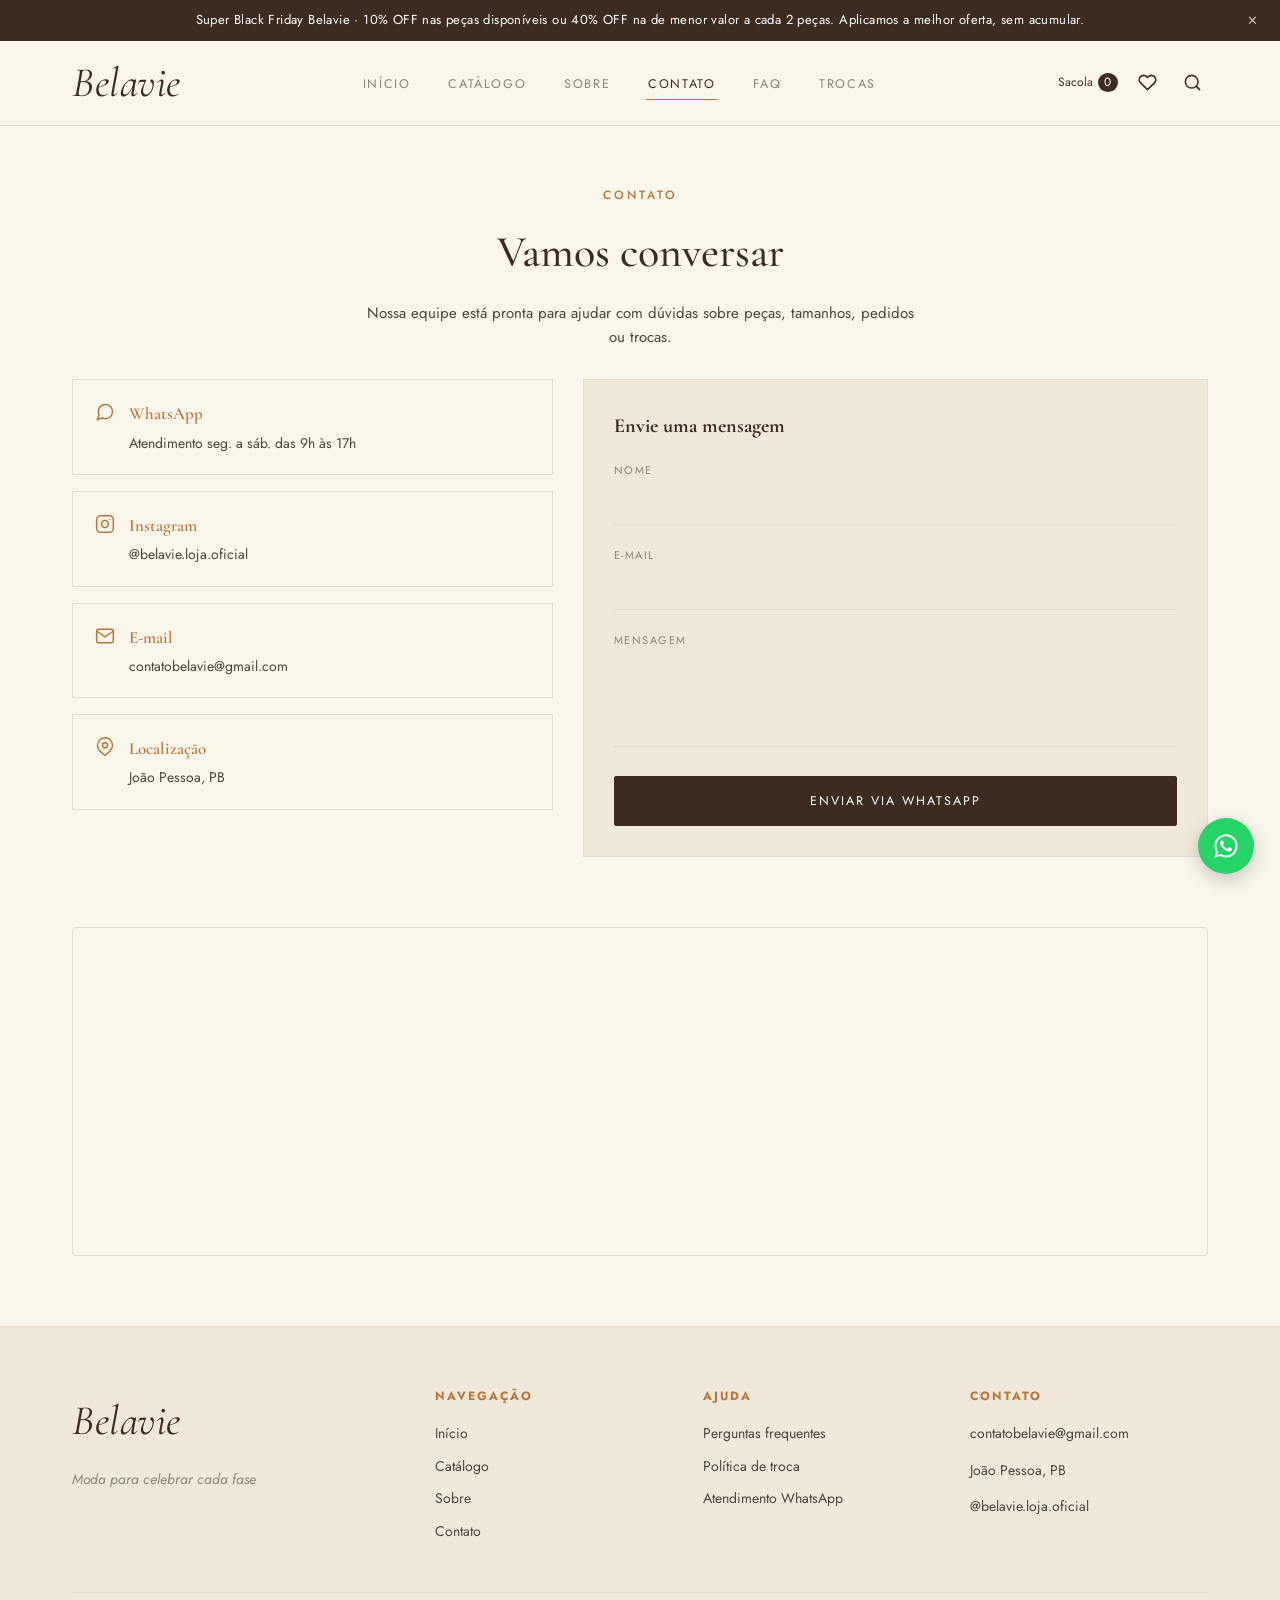
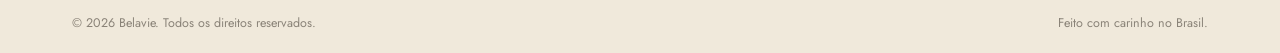
<file: contato.html>
<!DOCTYPE html>
<html lang="pt-BR">
<head>
<meta charset="UTF-8">
<meta name="viewport" content="width=device-width, initial-scale=1.0">
<title>Contato — Belavie</title>
<meta name="description" content="Confira a coleção completa da Belavie: vestidos, blusas, calças, casacos e acessórios.">
<meta property="og:title" content="Contato — Belavie">
<meta property="og:description" content="Peças escolhidas com cuidado para compor um guarda-roupa atemporal.">
<meta property="og:image" content="https://belavie-bay.vercel.app/img/foto-capa.jpeg">
<meta property="og:type" content="website">
<link rel="preconnect" href="https://fonts.googleapis.com">
<link href="https://fonts.googleapis.com/css2?family=Cormorant+Garamond:ital,wght@0,400;0,500;0,600;1,400;1,500&family=Jost:wght@300;400;500;600&display=swap" rel="stylesheet">
<link rel="stylesheet" href="css/style.css"><link rel="stylesheet" href="css/black-friday.css">
</head>
<body>
    <div class="promo-banner" id="promo-banner" data-banner-id="super-black-friday-melhor-oferta">
  <span>Super Black Friday · 10% OFF ou 40% na menor a cada 2 peças. Aplicamos a melhor oferta, sem acumular.</span>
  <button class="promo-close" id="promo-close" aria-label="Fechar aviso">✕</button>
</div>


<header class="site-header">
  <div class="container">
    <a href="index.html" class="logo">Belavie</a>
    <nav>
      <ul class="main-nav">
        <li><a href="index.html">Início</a></li>
        <li><a href="catalogo.html">Catálogo</a></li>
        <li><a href="sobre.html">Sobre</a></li>
        <li><a href="contato.html">Contato</a></li>
        <li><a href="faq.html">FAQ</a></li>
        <li><a href="trocas.html">Trocas</a></li>
      </ul>
    </nav>
    <div class="header-icons"><a class="bag-link" href="sacola.html" aria-label="Abrir sacola">Sacola <span data-bag-count>0</span></a>
      <a href="favoritos.html" class="icon-btn" aria-label="Favoritos" style="position:relative;">
        <svg width="19" height="19" viewBox="0 0 24 24" fill="none" stroke="currentColor" stroke-width="2">
          <path d="M20.8 4.6a5.5 5.5 0 0 0-7.8 0L12 5.6l-1-1a5.5 5.5 0 0 0-7.8 7.8l1 1L12 21l7.8-7.6 1-1a5.5 5.5 0 0 0 0-7.8z"/>
        </svg>
        <span id="favorites-count" class="favorites-badge"></span>
      </a>
      <button class="icon-btn" aria-label="Buscar" onclick="location.href='catalogo.html'">
        <svg width="19" height="19" viewBox="0 0 24 24" fill="none" stroke="currentColor" stroke-width="2" stroke-linecap="round"><circle cx="11" cy="11" r="8"/><line x1="21" y1="21" x2="16.65" y2="16.65"/></svg>
      </button>
      <button class="nav-toggle" aria-label="Menu">
        <svg width="22" height="22" viewBox="0 0 24 24" fill="none" stroke="currentColor" stroke-width="2" stroke-linecap="round"><line x1="3" y1="6" x2="21" y2="6"/><line x1="3" y1="12" x2="21" y2="12"/><line x1="3" y1="18" x2="21" y2="18"/></svg>
      </button>
    </div>
  </div>
</header>

<section class="page-head container">
  <span class="eyebrow">Contato</span>
  <h1>Vamos conversar</h1>
  <p>Nossa equipe está pronta para ajudar com dúvidas sobre peças, tamanhos, pedidos ou trocas.</p>
</section>

<section class="container contact-grid">
  <div class="contact-cards">
    <div class="contact-card">
      <svg width="20" height="20" viewBox="0 0 24 24" fill="none" stroke="currentColor" stroke-width="1.8"><path d="M21 11.5a8.38 8.38 0 0 1-.9 3.8 8.5 8.5 0 0 1-7.6 4.7 8.38 8.38 0 0 1-3.8-.9L3 21l1.9-5.7a8.38 8.38 0 0 1-.9-3.8 8.5 8.5 0 0 1 4.7-7.6 8.38 8.38 0 0 1 3.8-.9h.5a8.48 8.48 0 0 1 8 8v.5z"/></svg>
      <div>
        <h4>WhatsApp</h4>
        <p>Atendimento seg. a sáb. das 9h às 17h</p>
      </div>
    </div>
    <div class="contact-card">
      <svg width="20" height="20" viewBox="0 0 24 24" fill="none" stroke="currentColor" stroke-width="1.8"><rect x="2" y="2" width="20" height="20" rx="5"/><circle cx="12" cy="12" r="4.2"/><circle cx="17.4" cy="6.6" r="0.9" fill="currentColor" stroke="none"/></svg>
      <div>
        <h4>Instagram</h4>
        <p>@belavie.loja.oficial</p>
      </div>
    </div>
    <div class="contact-card">
      <svg width="20" height="20" viewBox="0 0 24 24" fill="none" stroke="currentColor" stroke-width="1.8"><path d="M4 4h16v16H4z" opacity="0"/><path d="M22 6l-10 7L2 6"/><rect x="2" y="4" width="20" height="16" rx="2"/></svg>
      <div>
        <h4>E-mail</h4>
        <p>contatobelavie@gmail.com</p>
      </div>
    </div>
    <div class="contact-card">
      <svg width="20" height="20" viewBox="0 0 24 24" fill="none" stroke="currentColor" stroke-width="1.8"><path d="M21 10c0 6-9 12-9 12s-9-6-9-12a9 9 0 1 1 18 0z"/><circle cx="12" cy="10" r="3"/></svg>
      <div>
        <h4>Localização</h4>
        <p>João Pessoa, PB</p>
      </div>
    </div>
  </div>

  <form class="contact-form" id="contact-form">
    <h4>Envie uma mensagem</h4>
    <div class="form-group">
      <label for="name">Nome</label>
      <input type="text" id="name" required>
    </div>
    <div class="form-group">
      <label for="email">E-mail</label>
      <input type="email" id="email" required>
    </div>
    <div class="form-group">
      <label for="message">Mensagem</label>
      <textarea id="message" required></textarea>
    </div>
    <button type="submit" class="btn btn-primary" style="width:100%;">Enviar via WhatsApp</button>
  </form>
</section>
<section class="container" style="padding-bottom:70px;">
  <div class="map-embed">
    <iframe
      src="https://www.google.com/maps?q=João+Pesssoa,+PB&output=embed"
      width="100%"
      height="320"
      style="border:0;"
      allowfullscreen=""
      loading="lazy"
      referrerpolicy="no-referrer-when-downgrade">
    </iframe>
  </div>
</section>

<footer class="site-footer">
  <div class="container">
    <div class="footer-grid">
      <div>
        <span class="logo">Belavie</span>
        <p class="footer-tagline">Moda para celebrar cada fase</p>
      </div>
      <div class="footer-col">
        <h5>Navegação</h5>
        <a href="index.html">Início</a>
        <a href="catalogo.html">Catálogo</a>
        <a href="sobre.html">Sobre</a>
        <a href="contato.html">Contato</a>
      </div>
      <div class="footer-col">
        <h5>Ajuda</h5>
        <a href="faq.html">Perguntas frequentes</a>
        <a href="trocas.html">Política de troca</a>
        <a href="#" onclick="openWhatsApp('Olá! Preciso de atendimento.'); return false;">Atendimento WhatsApp</a>
      </div>
      <div class="footer-col">
        <h5>Contato</h5>
        <p>contatobelavie@gmail.com</p>
        <p>João Pessoa, PB</p>
        <p>@belavie.loja.oficial</p>
      </div>
    </div>
    <div class="footer-bottom">
      <span>© 2026 Belavie. Todos os direitos reservados.</span>
      <span>Feito com carinho no Brasil.</span>
    </div>
  </div>
</footer>

<a href="#" class="whatsapp-float" onclick="openWhatsApp('Olá! Vim pelo site da Belavie.'); return false;" aria-label="WhatsApp">
  <svg width="28" height="28" viewBox="0 0 24 24" fill="currentColor"><path d="M12.04 2C6.58 2 2.13 6.45 2.13 11.91c0 1.75.46 3.45 1.32 4.95L2 22l5.28-1.39a9.9 9.9 0 0 0 4.76 1.21h.01c5.46 0 9.91-4.45 9.91-9.91 0-2.65-1.03-5.14-2.9-7.01A9.82 9.82 0 0 0 12.04 2zm0 18.13h-.01a8.2 8.2 0 0 1-4.19-1.15l-.3-.18-3.13.82.84-3.05-.2-.31a8.22 8.22 0 1 1 6.99 3.87zm4.51-6.16c-.25-.12-1.47-.72-1.7-.81-.23-.08-.39-.12-.56.13-.17.25-.64.81-.78.97-.14.17-.29.19-.53.06-.25-.12-1.05-.39-2-1.23-.74-.66-1.24-1.47-1.39-1.72-.14-.25-.02-.38.11-.51.11-.11.25-.29.37-.43.12-.14.16-.25.25-.41.08-.17.04-.31-.02-.43-.06-.12-.56-1.36-.77-1.85-.2-.48-.41-.42-.56-.42h-.48c-.17 0-.43.06-.66.31-.23.25-.86.85-.86 2.07 0 1.22.89 2.4 1.01 2.56.12.17 1.76 2.69 4.26 3.77.6.26 1.06.41 1.43.53.6.19 1.14.16 1.57.1.48-.07 1.47-.6 1.68-1.18.21-.58.21-1.07.15-1.18-.06-.1-.23-.16-.48-.28z"/></svg>
</a>

<script src="js/favorites.js"></script>
<script src="js/favorites.js"></script>
<script src="js/products.js"></script>
<script src="js/script.js"></script>
<script src="js/bag.js"></script>
</body>
</html>
</file>
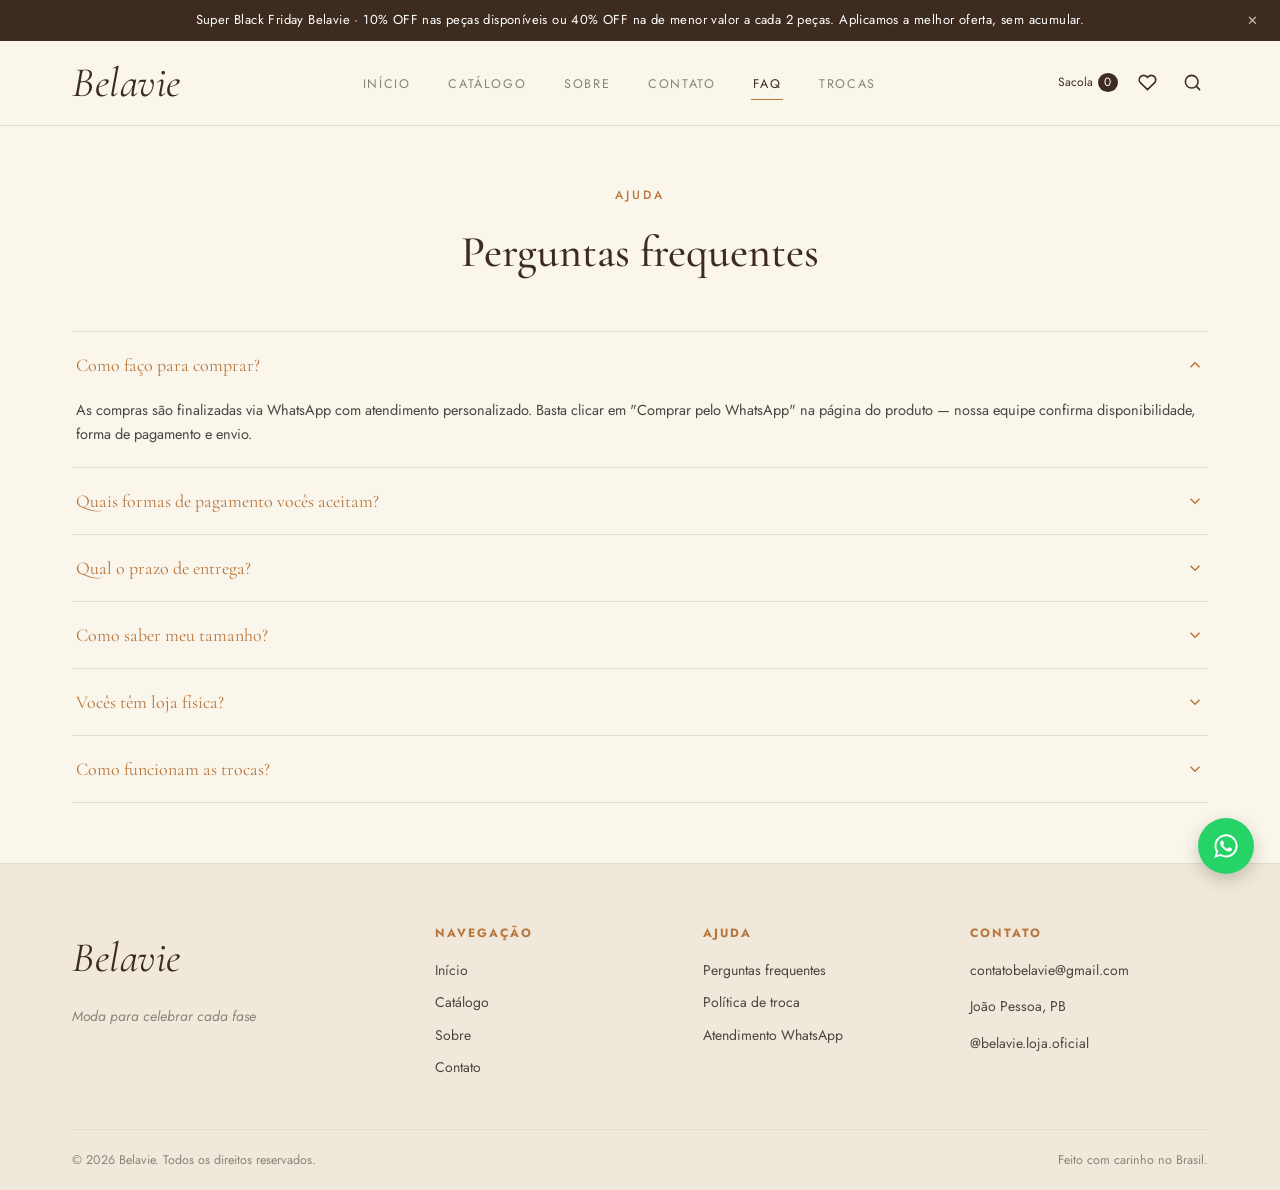
<file: faq.html>
<!DOCTYPE html>
<html lang="pt-BR">
<head>
<meta charset="UTF-8">
<meta name="viewport" content="width=device-width, initial-scale=1.0">
<title>Perguntas frequentes — Belavie</title>
<meta name="description" content="Confira a coleção completa da Belavie: vestidos, blusas, calças, casacos e acessórios.">
<meta property="og:title" content="Perguntas — Belavie">
<meta property="og:description" content="Peças escolhidas com cuidado para compor um guarda-roupa atemporal.">
<meta property="og:image" content="https://belavie-bay.vercel.app/img/foto-capa.jpeg">
<meta property="og:type" content="website">
<link rel="preconnect" href="https://fonts.googleapis.com">
<link href="https://fonts.googleapis.com/css2?family=Cormorant+Garamond:ital,wght@0,400;0,500;0,600;1,400;1,500&family=Jost:wght@300;400;500;600&display=swap" rel="stylesheet">
<link rel="stylesheet" href="css/style.css"><link rel="stylesheet" href="css/black-friday.css">
</head>
<body>
    <div class="promo-banner" id="promo-banner" data-banner-id="super-black-friday-melhor-oferta">
  <span>Super Black Friday · 10% OFF ou 40% na menor a cada 2 peças. Aplicamos a melhor oferta, sem acumular.</span>
  <button class="promo-close" id="promo-close" aria-label="Fechar aviso">✕</button>
</div>


<header class="site-header">
  <div class="container">
    <a href="index.html" class="logo">Belavie</a>
    <nav>
      <ul class="main-nav">
        <li><a href="index.html">Início</a></li>
        <li><a href="catalogo.html">Catálogo</a></li>
        <li><a href="sobre.html">Sobre</a></li>
        <li><a href="contato.html">Contato</a></li>
        <li><a href="faq.html">FAQ</a></li>
        <li><a href="trocas.html">Trocas</a></li>
      </ul>
    </nav>
    <div class="header-icons"><a class="bag-link" href="sacola.html" aria-label="Abrir sacola">Sacola <span data-bag-count>0</span></a>
      <a href="favoritos.html" class="icon-btn" aria-label="Favoritos" style="position:relative;">
        <svg width="19" height="19" viewBox="0 0 24 24" fill="none" stroke="currentColor" stroke-width="2">
          <path d="M20.8 4.6a5.5 5.5 0 0 0-7.8 0L12 5.6l-1-1a5.5 5.5 0 0 0-7.8 7.8l1 1L12 21l7.8-7.6 1-1a5.5 5.5 0 0 0 0-7.8z"/>
        </svg>
        <span id="favorites-count" class="favorites-badge"></span>
      </a>
      <button class="icon-btn" aria-label="Buscar" onclick="location.href='catalogo.html'">
        <svg width="19" height="19" viewBox="0 0 24 24" fill="none" stroke="currentColor" stroke-width="2" stroke-linecap="round"><circle cx="11" cy="11" r="8"/><line x1="21" y1="21" x2="16.65" y2="16.65"/></svg>
      </button>
      <button class="nav-toggle" aria-label="Menu">
        <svg width="22" height="22" viewBox="0 0 24 24" fill="none" stroke="currentColor" stroke-width="2" stroke-linecap="round"><line x1="3" y1="6" x2="21" y2="6"/><line x1="3" y1="12" x2="21" y2="12"/><line x1="3" y1="18" x2="21" y2="18"/></svg>
      </button>
    </div>
  </div>
</header>

<section class="page-head container">
  <span class="eyebrow">Ajuda</span>
  <h1>Perguntas frequentes</h1>
</section>

<section class="container">
  <div class="faq-list">

    <div class="faq-item open">
      <button class="faq-question">
        Como faço para comprar?
        <svg width="18" height="18" viewBox="0 0 24 24" fill="none" stroke="currentColor" stroke-width="2"><polyline points="6 9 12 15 18 9"/></svg>
      </button>
      <div class="faq-answer">
        <div class="faq-answer-inner">
          As compras são finalizadas via WhatsApp com atendimento personalizado. Basta clicar em "Comprar pelo WhatsApp" na página do produto — nossa equipe confirma disponibilidade, forma de pagamento e envio.
        </div>
      </div>
    </div>

    <div class="faq-item">
      <button class="faq-question">
        Quais formas de pagamento vocês aceitam?
        <svg width="18" height="18" viewBox="0 0 24 24" fill="none" stroke="currentColor" stroke-width="2"><polyline points="6 9 12 15 18 9"/></svg>
      </button>
      <div class="faq-answer">
        <div class="faq-answer-inner">
          Aceitamos Pix, cartão de crédito (em até 3x sem juros) e cartão de débito. Todos os pagamentos são combinados diretamente com nossa equipe durante o atendimento via WhatsApp.
        </div>
      </div>
    </div>

    <div class="faq-item">
      <button class="faq-question">
        Qual o prazo de entrega?
        <svg width="18" height="18" viewBox="0 0 24 24" fill="none" stroke="currentColor" stroke-width="2"><polyline points="6 9 12 15 18 9"/></svg>
      </button>
      <div class="faq-answer">
        <div class="faq-answer-inner">
          O prazo médio é de 5 a 10 dias úteis, variando conforme a região. Assim que o pedido é enviado, você recebe o código de rastreio pelo WhatsApp.
        </div>
      </div>
    </div>

    <div class="faq-item">
      <button class="faq-question">
        Como saber meu tamanho?
        <svg width="18" height="18" viewBox="0 0 24 24" fill="none" stroke="currentColor" stroke-width="2"><polyline points="6 9 12 15 18 9"/></svg>
      </button>
      <div class="faq-answer">
        <div class="faq-answer-inner">
          Veja os tamanhos e as observações na página da peça. O guia geral é apenas uma referência; solicite as medidas específicas pelo botão “Consultar medidas desta peça”.
        </div>
      </div>
    </div>

    <div class="faq-item">
      <button class="faq-question">
        Vocês têm loja física?
        <svg width="18" height="18" viewBox="0 0 24 24" fill="none" stroke="currentColor" stroke-width="2"><polyline points="6 9 12 15 18 9"/></svg>
      </button>
      <div class="faq-answer">
        <div class="faq-answer-inner">
          Sim, a loja física se encontra na Rua Sargento Miguel Moreno, N° 14L, Mangabeira, João Pessoa - PB
        </div>
      </div>
    </div>

    <div class="faq-item">
      <button class="faq-question">
        Como funcionam as trocas?
        <svg width="18" height="18" viewBox="0 0 24 24" fill="none" stroke="currentColor" stroke-width="2"><polyline points="6 9 12 15 18 9"/></svg>
      </button>
      <div class="faq-answer">
        <div class="faq-answer-inner">
          Você tem até 7 dias corridos após o recebimento para solicitar troca ou devolução. Veja todos os detalhes na nossa <a href="trocas.html" style="color:var(--accent-gold);border-bottom:1px solid var(--accent-gold);">Política de troca</a>.
        </div>
      </div>
    </div>

  </div>
</section>

<footer class="site-footer">
  <div class="container">
    <div class="footer-grid">
      <div>
        <span class="logo">Belavie</span>
        <p class="footer-tagline">Moda para celebrar cada fase</p>
      </div>
      <div class="footer-col">
        <h5>Navegação</h5>
        <a href="index.html">Início</a>
        <a href="catalogo.html">Catálogo</a>
        <a href="sobre.html">Sobre</a>
        <a href="contato.html">Contato</a>
      </div>
      <div class="footer-col">
        <h5>Ajuda</h5>
        <a href="faq.html">Perguntas frequentes</a>
        <a href="trocas.html">Política de troca</a>
        <a href="#" onclick="openWhatsApp('Olá! Preciso de atendimento.'); return false;">Atendimento WhatsApp</a>
      </div>
      <div class="footer-col">
        <h5>Contato</h5>
        <p>contatobelavie@gmail.com</p>
        <p>João Pessoa, PB</p>
        <p>@belavie.loja.oficial</p>
      </div>
    </div>
    <div class="footer-bottom">
      <span>© 2026 Belavie. Todos os direitos reservados.</span>
      <span>Feito com carinho no Brasil.</span>
    </div>
  </div>
</footer>

<a href="#" class="whatsapp-float" onclick="openWhatsApp('Olá! Vim pelo site da Belavie.'); return false;" aria-label="WhatsApp">
  <svg width="28" height="28" viewBox="0 0 24 24" fill="currentColor"><path d="M12.04 2C6.58 2 2.13 6.45 2.13 11.91c0 1.75.46 3.45 1.32 4.95L2 22l5.28-1.39a9.9 9.9 0 0 0 4.76 1.21h.01c5.46 0 9.91-4.45 9.91-9.91 0-2.65-1.03-5.14-2.9-7.01A9.82 9.82 0 0 0 12.04 2zm0 18.13h-.01a8.2 8.2 0 0 1-4.19-1.15l-.3-.18-3.13.82.84-3.05-.2-.31a8.22 8.22 0 1 1 6.99 3.87zm4.51-6.16c-.25-.12-1.47-.72-1.7-.81-.23-.08-.39-.12-.56.13-.17.25-.64.81-.78.97-.14.17-.29.19-.53.06-.25-.12-1.05-.39-2-1.23-.74-.66-1.24-1.47-1.39-1.72-.14-.25-.02-.38.11-.51.11-.11.25-.29.37-.43.12-.14.16-.25.25-.41.08-.17.04-.31-.02-.43-.06-.12-.56-1.36-.77-1.85-.2-.48-.41-.42-.56-.42h-.48c-.17 0-.43.06-.66.31-.23.25-.86.85-.86 2.07 0 1.22.89 2.4 1.01 2.56.12.17 1.76 2.69 4.26 3.77.6.26 1.06.41 1.43.53.6.19 1.14.16 1.57.1.48-.07 1.47-.6 1.68-1.18.21-.58.21-1.07.15-1.18-.06-.1-.23-.16-.48-.28z"/></svg>
</a>

<script src="js/favorites.js"></script>
<script src="js/favorites.js"></script>
<script src="js/products.js"></script>
<script src="js/script.js"></script>
<script src="js/bag.js"></script>
</body>
</html>
</file>
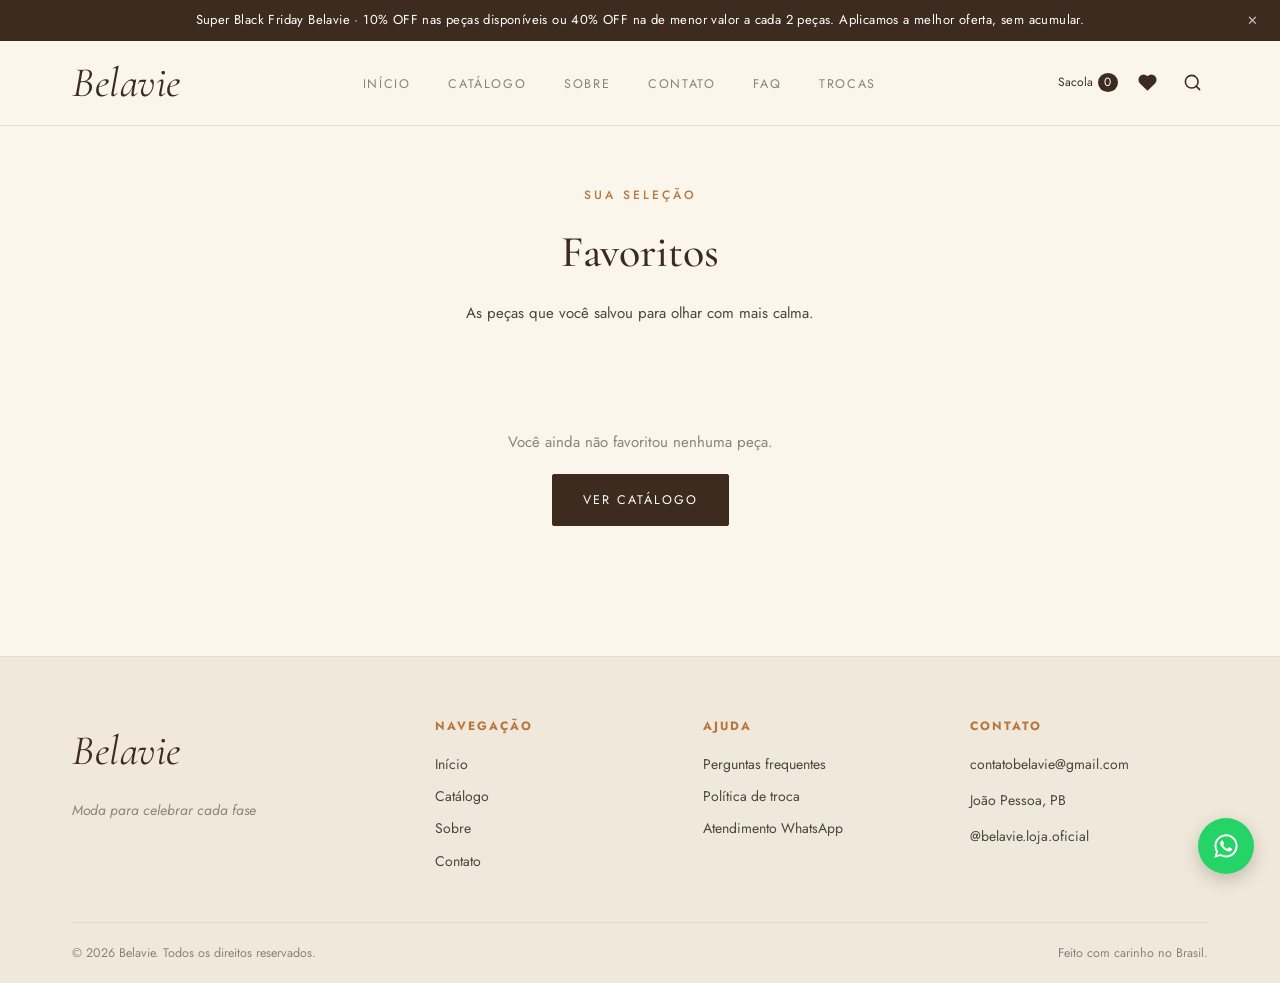
<file: favoritos.html>
<!DOCTYPE html>
<html lang="pt-BR">
<head>
<meta charset="UTF-8">
<meta name="viewport" content="width=device-width, initial-scale=1.0">
<title>Meus favoritos — Belavie</title>
<meta name="description" content="Confira a coleção completa da Belavie: vestidos, blusas, calças, casacos e acessórios.">
<meta property="og:title" content="Favoritos — Belavie">
<meta property="og:description" content="Peças escolhidas com cuidado para compor um guarda-roupa atemporal.">
<meta property="og:image" content="https://belavie-bay.vercel.app/img/foto-capa.jpeg">
<meta property="og:type" content="website">
<meta name="description" content="Suas peças favoritas salvas na Belavie.">
<link rel="preconnect" href="https://fonts.googleapis.com">
<link href="https://fonts.googleapis.com/css2?family=Cormorant+Garamond:ital,wght@0,400;0,500;0,600;1,400;1,500&family=Jost:wght@300;400;500;600&display=swap" rel="stylesheet">
<link rel="stylesheet" href="css/style.css"><link rel="stylesheet" href="css/black-friday.css">
</head>
<body>
    <div class="promo-banner" id="promo-banner" data-banner-id="super-black-friday-melhor-oferta">
  <span>Super Black Friday · 10% OFF ou 40% na menor a cada 2 peças. Aplicamos a melhor oferta, sem acumular.</span>
  <button class="promo-close" id="promo-close" aria-label="Fechar aviso">✕</button>
</div>


<header class="site-header">
  <div class="container">
    <a href="index.html" class="logo">Belavie</a>
    <nav>
      <ul class="main-nav">
        <li><a href="index.html">Início</a></li>
        <li><a href="catalogo.html">Catálogo</a></li>
        <li><a href="sobre.html">Sobre</a></li>
        <li><a href="contato.html">Contato</a></li>
        <li><a href="faq.html">FAQ</a></li>
        <li><a href="trocas.html">Trocas</a></li>
      </ul>
    </nav>
    <div class="header-icons"><a class="bag-link" href="sacola.html" aria-label="Abrir sacola">Sacola <span data-bag-count>0</span></a>
      <a href="favoritos.html" class="icon-btn active" aria-label="Favoritos" style="position:relative;">
        <svg width="19" height="19" viewBox="0 0 24 24" fill="currentColor" stroke="currentColor" stroke-width="2">
          <path d="M20.8 4.6a5.5 5.5 0 0 0-7.8 0L12 5.6l-1-1a5.5 5.5 0 0 0-7.8 7.8l1 1L12 21l7.8-7.6 1-1a5.5 5.5 0 0 0 0-7.8z"/>
        </svg>
        <span id="favorites-count" class="favorites-badge"></span>
      </a>
      <button class="icon-btn" aria-label="Buscar" onclick="location.href='catalogo.html'">
        <svg width="19" height="19" viewBox="0 0 24 24" fill="none" stroke="currentColor" stroke-width="2" stroke-linecap="round"><circle cx="11" cy="11" r="8"/><line x1="21" y1="21" x2="16.65" y2="16.65"/></svg>
      </button>
      <button class="nav-toggle" aria-label="Menu">
        <svg width="22" height="22" viewBox="0 0 24 24" fill="none" stroke="currentColor" stroke-width="2" stroke-linecap="round"><line x1="3" y1="6" x2="21" y2="6"/><line x1="3" y1="12" x2="21" y2="12"/><line x1="3" y1="18" x2="21" y2="18"/></svg>
      </button>
    </div>
  </div>
</header>

<section class="page-head container">
  <span class="eyebrow">Sua seleção</span>
  <h1>Favoritos</h1>
  <p>As peças que você salvou para olhar com mais calma.</p>
</section>

<section class="container" style="padding-bottom:70px;">
  <div id="favorites-grid"></div>

  <div id="favorites-whatsapp-bar" class="favorites-whatsapp-bar" style="display:none;">
    <div>
      <strong id="favorites-total-count">0 peças</strong>
      <span>selecionadas</span>
    </div>
    <button class="btn btn-primary" id="send-favorites-btn">
      Enviar lista pelo WhatsApp
    </button>
  </div>
</section>

<footer class="site-footer">
  <div class="container">
    <div class="footer-grid">
      <div>
        <span class="logo">Belavie</span>
        <p class="footer-tagline">Moda para celebrar cada fase</p>
      </div>
      <div class="footer-col">
        <h5>Navegação</h5>
        <a href="index.html">Início</a>
        <a href="catalogo.html">Catálogo</a>
        <a href="sobre.html">Sobre</a>
        <a href="contato.html">Contato</a>
      </div>
      <div class="footer-col">
        <h5>Ajuda</h5>
        <a href="faq.html">Perguntas frequentes</a>
        <a href="trocas.html">Política de troca</a>
        <a href="#" onclick="openWhatsApp('Olá! Preciso de atendimento.'); return false;">Atendimento WhatsApp</a>
      </div>
      <div class="footer-col">
        <h5>Contato</h5>
        <p>contatobelavie@gmail.com</p>
        <p>João Pessoa, PB</p>
        <p>@belavie.loja.oficial</p>
      </div>
    </div>
    <div class="footer-bottom">
      <span>© 2026 Belavie. Todos os direitos reservados.</span>
      <span>Feito com carinho no Brasil.</span>
    </div>
  </div>
</footer>

<a href="#" class="whatsapp-float" onclick="openWhatsApp('Olá! Vim pelo site da Belavie.'); return false;" aria-label="WhatsApp">
  <svg width="28" height="28" viewBox="0 0 24 24" fill="currentColor"><path d="M12.04 2C6.58 2 2.13 6.45 2.13 11.91c0 1.75.46 3.45 1.32 4.95L2 22l5.28-1.39a9.9 9.9 0 0 0 4.76 1.21h.01c5.46 0 9.91-4.45 9.91-9.91 0-2.65-1.03-5.14-2.9-7.01A9.82 9.82 0 0 0 12.04 2zm0 18.13h-.01a8.2 8.2 0 0 1-4.19-1.15l-.3-.18-3.13.82.84-3.05-.2-.31a8.22 8.22 0 1 1 6.99 3.87zm4.51-6.16c-.25-.12-1.47-.72-1.7-.81-.23-.08-.39-.12-.56.13-.17.25-.64.81-.78.97-.14.17-.29.19-.53.06-.25-.12-1.05-.39-2-1.23-.74-.66-1.24-1.47-1.39-1.72-.14-.25-.02-.38.11-.51.11-.11.25-.29.37-.43.12-.14.16-.25.25-.41.08-.17.04-.31-.02-.43-.06-.12-.56-1.36-.77-1.85-.2-.48-.41-.42-.56-.42h-.48c-.17 0-.43.06-.66.31-.23.25-.86.85-.86 2.07 0 1.22.89 2.4 1.01 2.56.12.17 1.76 2.69 4.26 3.77.6.26 1.06.41 1.43.53.6.19 1.14.16 1.57.1.48-.07 1.47-.6 1.68-1.18.21-.58.21-1.07.15-1.18-.06-.1-.23-.16-.48-.28z"/></svg>
</a>

<script src="js/favorites.js"></script>
<script src="js/products.js"></script>
<script src="js/script.js"></script>
<script src="js/bag.js"></script>
<script>
  const favIds = getFavorites();
  const favProducts = PRODUCTS.filter(p => favIds.includes(p.id));
  const grid = document.getElementById("favorites-grid");
  const whatsappBar = document.getElementById("favorites-whatsapp-bar");
  const totalCount = document.getElementById("favorites-total-count");
  const sendBtn = document.getElementById("send-favorites-btn");

  if (favProducts.length === 0) {
    grid.innerHTML = `
      <div class="empty-favorites">
        <p>Você ainda não favoritou nenhuma peça.</p>
        <a href="catalogo.html" class="btn btn-primary">Ver catálogo</a>
      </div>
    `;
  } else {
    grid.innerHTML = `<div class="product-grid">${favProducts.map(productCardHTML).join("")}</div>`;

    whatsappBar.style.display = "flex";
    totalCount.textContent = `${favProducts.length} peça${favProducts.length === 1 ? "" : "s"}`;

    sendBtn.addEventListener("click", () => {
      const lines = favProducts.map(
        (p) => `• ${p.name} (código ${p.id}) — ${formatPrice(getFinalPrice(p))} — https://belavie-bay.vercel.app/produto.html?id=${p.id}`
      );
      const total = favProducts.reduce((sum, p) => sum + getFinalPrice(p), 0);

      const message =
        `Olá! Tenho interesse nestas peças da Belavie:\n\n` +
        lines.join("\n") +
        `\n\nSubtotal dos preços exibidos (a sacola compara a melhor oferta): ${formatPrice(total)}`;

      openWhatsApp(message);
    });
  }
</script>
</body>
</html>
</file>
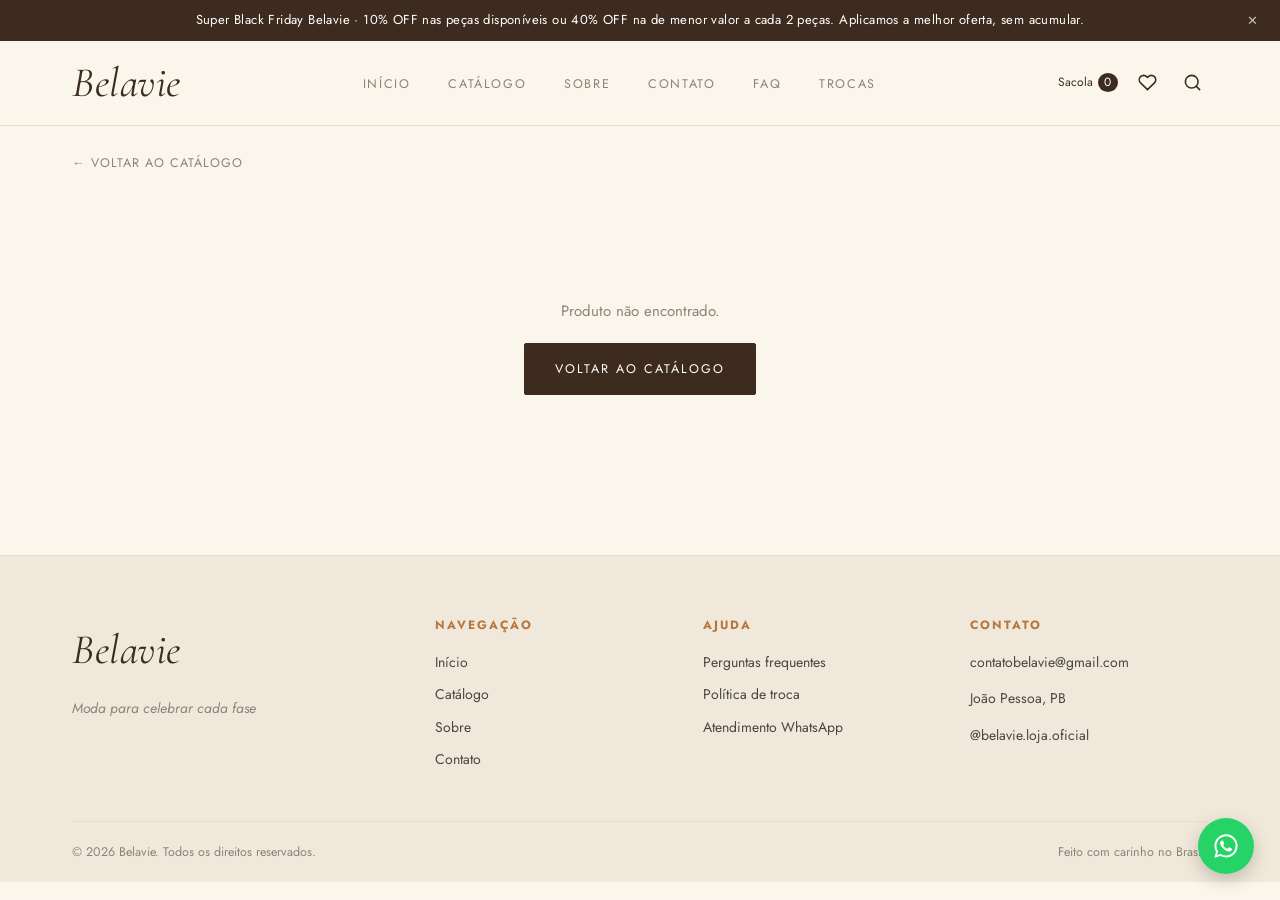
<file: produto.html>
<!DOCTYPE html>
<html lang="pt-BR">
<head>
<meta charset="UTF-8">
<meta name="viewport" content="width=device-width, initial-scale=1.0">
<title id="page-title">Produto — Belavie</title>
<meta name="description" content="Confira esta peça exclusiva da Belavie.">
<meta property="og:title" content="Produto — Belavie">
<meta property="og:image" content="https://belavie-bay.vercel.app/img/foto-capa.jpeg">
<link rel="preconnect" href="https://fonts.googleapis.com">
<link href="https://fonts.googleapis.com/css2?family=Cormorant+Garamond:ital,wght@0,400;0,500;0,600;1,400;1,500&family=Jost:wght@300;400;500;600&display=swap" rel="stylesheet">
<link rel="stylesheet" href="css/style.css"><link rel="stylesheet" href="css/black-friday.css">
</head>
<body>
    <div class="promo-banner" id="promo-banner" data-banner-id="super-black-friday-melhor-oferta">
  <span>Super Black Friday · 10% OFF ou 40% na menor a cada 2 peças. Aplicamos a melhor oferta, sem acumular.</span>
  <button class="promo-close" id="promo-close" aria-label="Fechar aviso">✕</button>
</div>


<header class="site-header">
  <div class="container">
    <a href="index.html" class="logo">Belavie</a>
    <nav>
      <ul class="main-nav">
        <li><a href="index.html">Início</a></li>
        <li><a href="catalogo.html">Catálogo</a></li>
        <li><a href="sobre.html">Sobre</a></li>
        <li><a href="contato.html">Contato</a></li>
        <li><a href="faq.html">FAQ</a></li>
        <li><a href="trocas.html">Trocas</a></li>
      </ul>
    </nav>
    <div class="header-icons"><a class="bag-link" href="sacola.html" aria-label="Abrir sacola">Sacola <span data-bag-count>0</span></a>
      <a href="favoritos.html" class="icon-btn" aria-label="Favoritos" style="position:relative;">
        <svg width="19" height="19" viewBox="0 0 24 24" fill="none" stroke="currentColor" stroke-width="2">
          <path d="M20.8 4.6a5.5 5.5 0 0 0-7.8 0L12 5.6l-1-1a5.5 5.5 0 0 0-7.8 7.8l1 1L12 21l7.8-7.6 1-1a5.5 5.5 0 0 0 0-7.8z"/>
        </svg>
        <span id="favorites-count" class="favorites-badge"></span>
      </a>
      <button class="icon-btn" aria-label="Buscar" onclick="location.href='catalogo.html'">
        <svg width="19" height="19" viewBox="0 0 24 24" fill="none" stroke="currentColor" stroke-width="2" stroke-linecap="round"><circle cx="11" cy="11" r="8"/><line x1="21" y1="21" x2="16.65" y2="16.65"/></svg>
      </button>
      <button class="nav-toggle" aria-label="Menu">
        <svg width="22" height="22" viewBox="0 0 24 24" fill="none" stroke="currentColor" stroke-width="2" stroke-linecap="round"><line x1="3" y1="6" x2="21" y2="6"/><line x1="3" y1="12" x2="21" y2="12"/><line x1="3" y1="18" x2="21" y2="18"/></svg>
      </button>
    </div>
  </div>
</header>

<section class="container">
  <div class="product-detail-breadcrumb">
    <a href="catalogo.html">← Voltar ao catálogo</a>
  </div>

  <div id="product-detail" class="product-detail">
    <!-- preenchido via JavaScript -->
  </div>
</section>

<footer class="site-footer">
  <div class="container">
    <div class="footer-grid">
      <div>
        <span class="logo">Belavie</span>
        <p class="footer-tagline">Moda para celebrar cada fase</p>
      </div>
      <div class="footer-col">
        <h5>Navegação</h5>
        <a href="index.html">Início</a>
        <a href="catalogo.html">Catálogo</a>
        <a href="sobre.html">Sobre</a>
        <a href="contato.html">Contato</a>
      </div>
      <div class="footer-col">
        <h5>Ajuda</h5>
        <a href="faq.html">Perguntas frequentes</a>
        <a href="trocas.html">Política de troca</a>
        <a href="#" onclick="openWhatsApp('Olá! Preciso de atendimento.'); return false;">Atendimento WhatsApp</a>
      </div>
      <div class="footer-col">
        <h5>Contato</h5>
        <p>contatobelavie@gmail.com</p>
        <p>João Pessoa, PB</p>
        <p>@belavie.loja.oficial</p>
      </div>
    </div>
    <div class="footer-bottom">
      <span>© 2026 Belavie. Todos os direitos reservados.</span>
      <span>Feito com carinho no Brasil.</span>
    </div>
  </div>
</footer>

<a href="#" class="whatsapp-float" onclick="openWhatsApp('Olá! Vim pelo site da Belavie.'); return false;" aria-label="WhatsApp">
  <svg width="28" height="28" viewBox="0 0 24 24" fill="currentColor"><path d="M12.04 2C6.58 2 2.13 6.45 2.13 11.91c0 1.75.46 3.45 1.32 4.95L2 22l5.28-1.39a9.9 9.9 0 0 0 4.76 1.21h.01c5.46 0 9.91-4.45 9.91-9.91 0-2.65-1.03-5.14-2.9-7.01A9.82 9.82 0 0 0 12.04 2zm0 18.13h-.01a8.2 8.2 0 0 1-4.19-1.15l-.3-.18-3.13.82.84-3.05-.2-.31a8.22 8.22 0 1 1 6.99 3.87zm4.51-6.16c-.25-.12-1.47-.72-1.7-.81-.23-.08-.39-.12-.56.13-.17.25-.64.81-.78.97-.14.17-.29.19-.53.06-.25-.12-1.05-.39-2-1.23-.74-.66-1.24-1.47-1.39-1.72-.14-.25-.02-.38.11-.51.11-.11.25-.29.37-.43.12-.14.16-.25.25-.41.08-.17.04-.31-.02-.43-.06-.12-.56-1.36-.77-1.85-.2-.48-.41-.42-.56-.42h-.48c-.17 0-.43.06-.66.31-.23.25-.86.85-.86 2.07 0 1.22.89 2.4 1.01 2.56.12.17 1.76 2.69 4.26 3.77.6.26 1.06.41 1.43.53.6.19 1.14.16 1.57.1.48-.07 1.47-.6 1.68-1.18.21-.58.21-1.07.15-1.18-.06-.1-.23-.16-.48-.28z"/></svg>
</a>

<script src="js/favorites.js"></script>
<script src="js/products.js"></script>
<script src="js/script.js"></script>
<script src="js/bag.js"></script>
<script src="js/product-detail.js"></script>
</body>
</html>
</file>
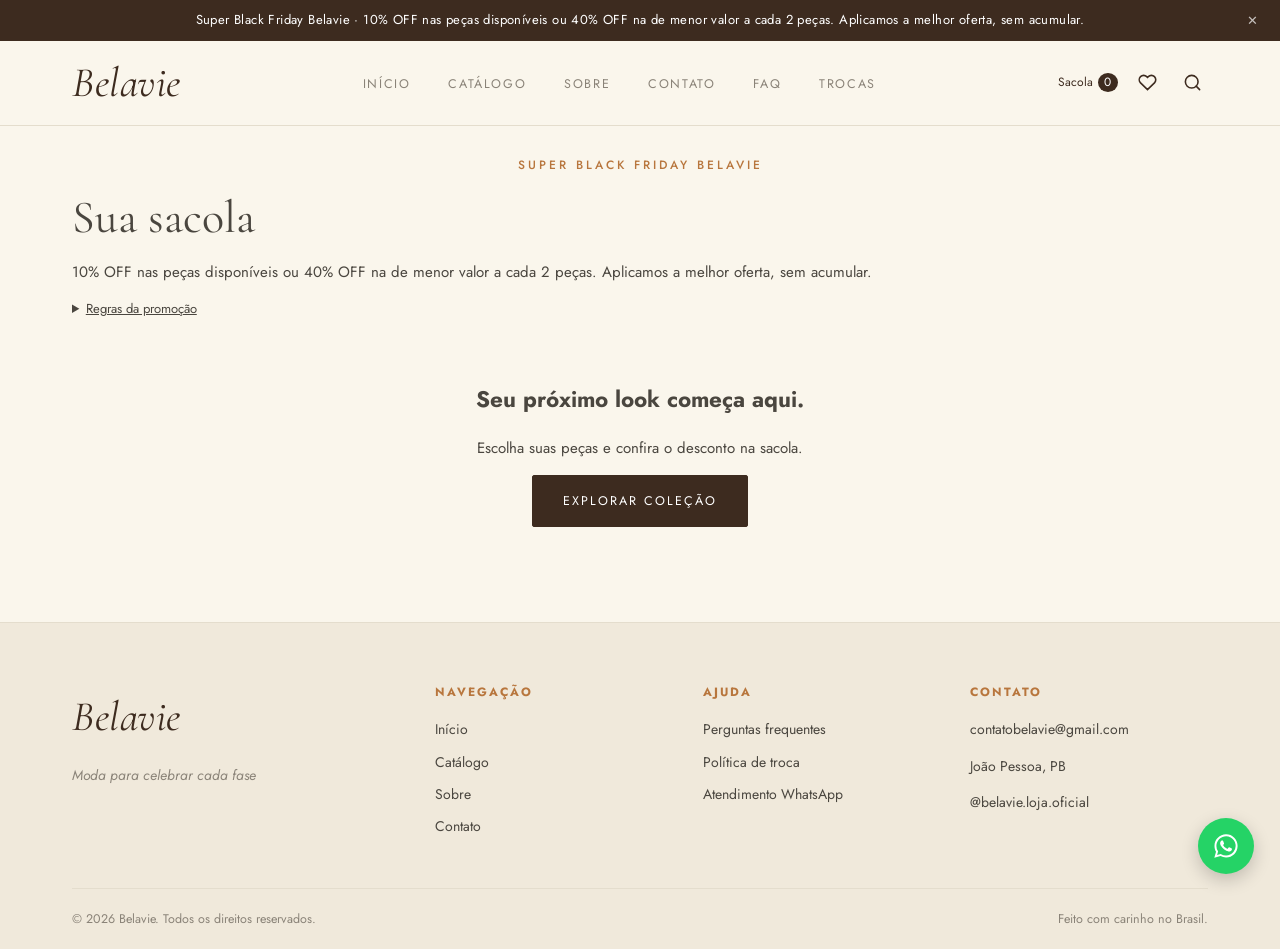
<file: sacola.html>
<!DOCTYPE html>
<html lang="pt-BR">
<head>
<meta charset="UTF-8">
<meta name="viewport" content="width=device-width, initial-scale=1.0">
<title>Sacola — Belavie</title>
<meta name="description" content="Confira esta peça exclusiva da Belavie.">
<meta property="og:title" content="Produto — Belavie">
<meta property="og:image" content="https://belavie-bay.vercel.app/img/foto-capa.jpeg">
<link rel="preconnect" href="https://fonts.googleapis.com">
<link href="https://fonts.googleapis.com/css2?family=Cormorant+Garamond:ital,wght@0,400;0,500;0,600;1,400;1,500&family=Jost:wght@300;400;500;600&display=swap" rel="stylesheet">
<link rel="stylesheet" href="css/style.css"><link rel="stylesheet" href="css/black-friday.css">
</head>
<body>
    <div class="promo-banner" id="promo-banner" data-banner-id="super-black-friday-melhor-oferta">
  <span>Super Black Friday · 10% OFF ou 40% na menor a cada 2 peças. Aplicamos a melhor oferta, sem acumular.</span>
  <button class="promo-close" id="promo-close" aria-label="Fechar aviso">✕</button>
</div>


<header class="site-header">
  <div class="container">
    <a href="index.html" class="logo">Belavie</a>
    <nav>
      <ul class="main-nav">
        <li><a href="index.html">Início</a></li>
        <li><a href="catalogo.html">Catálogo</a></li>
        <li><a href="sobre.html">Sobre</a></li>
        <li><a href="contato.html">Contato</a></li>
        <li><a href="faq.html">FAQ</a></li>
        <li><a href="trocas.html">Trocas</a></li>
      </ul>
    </nav>
    <div class="header-icons"><a class="bag-link" href="sacola.html" aria-label="Abrir sacola">Sacola <span data-bag-count>0</span></a>
      <a href="favoritos.html" class="icon-btn" aria-label="Favoritos" style="position:relative;">
        <svg width="19" height="19" viewBox="0 0 24 24" fill="none" stroke="currentColor" stroke-width="2">
          <path d="M20.8 4.6a5.5 5.5 0 0 0-7.8 0L12 5.6l-1-1a5.5 5.5 0 0 0-7.8 7.8l1 1L12 21l7.8-7.6 1-1a5.5 5.5 0 0 0 0-7.8z"/>
        </svg>
        <span id="favorites-count" class="favorites-badge"></span>
      </a>
      <button class="icon-btn" aria-label="Buscar" onclick="location.href='catalogo.html'">
        <svg width="19" height="19" viewBox="0 0 24 24" fill="none" stroke="currentColor" stroke-width="2" stroke-linecap="round"><circle cx="11" cy="11" r="8"/><line x1="21" y1="21" x2="16.65" y2="16.65"/></svg>
      </button>
      <button class="nav-toggle" aria-label="Menu">
        <svg width="22" height="22" viewBox="0 0 24 24" fill="none" stroke="currentColor" stroke-width="2" stroke-linecap="round"><line x1="3" y1="6" x2="21" y2="6"/><line x1="3" y1="12" x2="21" y2="12"/><line x1="3" y1="18" x2="21" y2="18"/></svg>
      </button>
    </div>
  </div>
</header>

<main class="container bag-page"><span class="eyebrow">Super Black Friday Belavie</span><h1>Sua sacola</h1><p data-campaign-offer></p><details class="campaign-rules"><summary>Regras da promoção</summary><p data-campaign-rules></p></details><div id="bag-content" aria-live="polite"></div></main>

<footer class="site-footer">
  <div class="container">
    <div class="footer-grid">
      <div>
        <span class="logo">Belavie</span>
        <p class="footer-tagline">Moda para celebrar cada fase</p>
      </div>
      <div class="footer-col">
        <h5>Navegação</h5>
        <a href="index.html">Início</a>
        <a href="catalogo.html">Catálogo</a>
        <a href="sobre.html">Sobre</a>
        <a href="contato.html">Contato</a>
      </div>
      <div class="footer-col">
        <h5>Ajuda</h5>
        <a href="faq.html">Perguntas frequentes</a>
        <a href="trocas.html">Política de troca</a>
        <a href="#" onclick="openWhatsApp('Olá! Preciso de atendimento.'); return false;">Atendimento WhatsApp</a>
      </div>
      <div class="footer-col">
        <h5>Contato</h5>
        <p>contatobelavie@gmail.com</p>
        <p>João Pessoa, PB</p>
        <p>@belavie.loja.oficial</p>
      </div>
    </div>
    <div class="footer-bottom">
      <span>© 2026 Belavie. Todos os direitos reservados.</span>
      <span>Feito com carinho no Brasil.</span>
    </div>
  </div>
</footer>

<a href="#" class="whatsapp-float" onclick="openWhatsApp('Olá! Vim pelo site da Belavie.'); return false;" aria-label="WhatsApp">
  <svg width="28" height="28" viewBox="0 0 24 24" fill="currentColor"><path d="M12.04 2C6.58 2 2.13 6.45 2.13 11.91c0 1.75.46 3.45 1.32 4.95L2 22l5.28-1.39a9.9 9.9 0 0 0 4.76 1.21h.01c5.46 0 9.91-4.45 9.91-9.91 0-2.65-1.03-5.14-2.9-7.01A9.82 9.82 0 0 0 12.04 2zm0 18.13h-.01a8.2 8.2 0 0 1-4.19-1.15l-.3-.18-3.13.82.84-3.05-.2-.31a8.22 8.22 0 1 1 6.99 3.87zm4.51-6.16c-.25-.12-1.47-.72-1.7-.81-.23-.08-.39-.12-.56.13-.17.25-.64.81-.78.97-.14.17-.29.19-.53.06-.25-.12-1.05-.39-2-1.23-.74-.66-1.24-1.47-1.39-1.72-.14-.25-.02-.38.11-.51.11-.11.25-.29.37-.43.12-.14.16-.25.25-.41.08-.17.04-.31-.02-.43-.06-.12-.56-1.36-.77-1.85-.2-.48-.41-.42-.56-.42h-.48c-.17 0-.43.06-.66.31-.23.25-.86.85-.86 2.07 0 1.22.89 2.4 1.01 2.56.12.17 1.76 2.69 4.26 3.77.6.26 1.06.41 1.43.53.6.19 1.14.16 1.57.1.48-.07 1.47-.6 1.68-1.18.21-.58.21-1.07.15-1.18-.06-.1-.23-.16-.48-.28z"/></svg>
</a>

<script src="js/favorites.js"></script>
<script src="js/products.js"></script>
<script src="js/script.js"></script>
<script src="js/bag.js"></script>

</body>
</html>
</file>
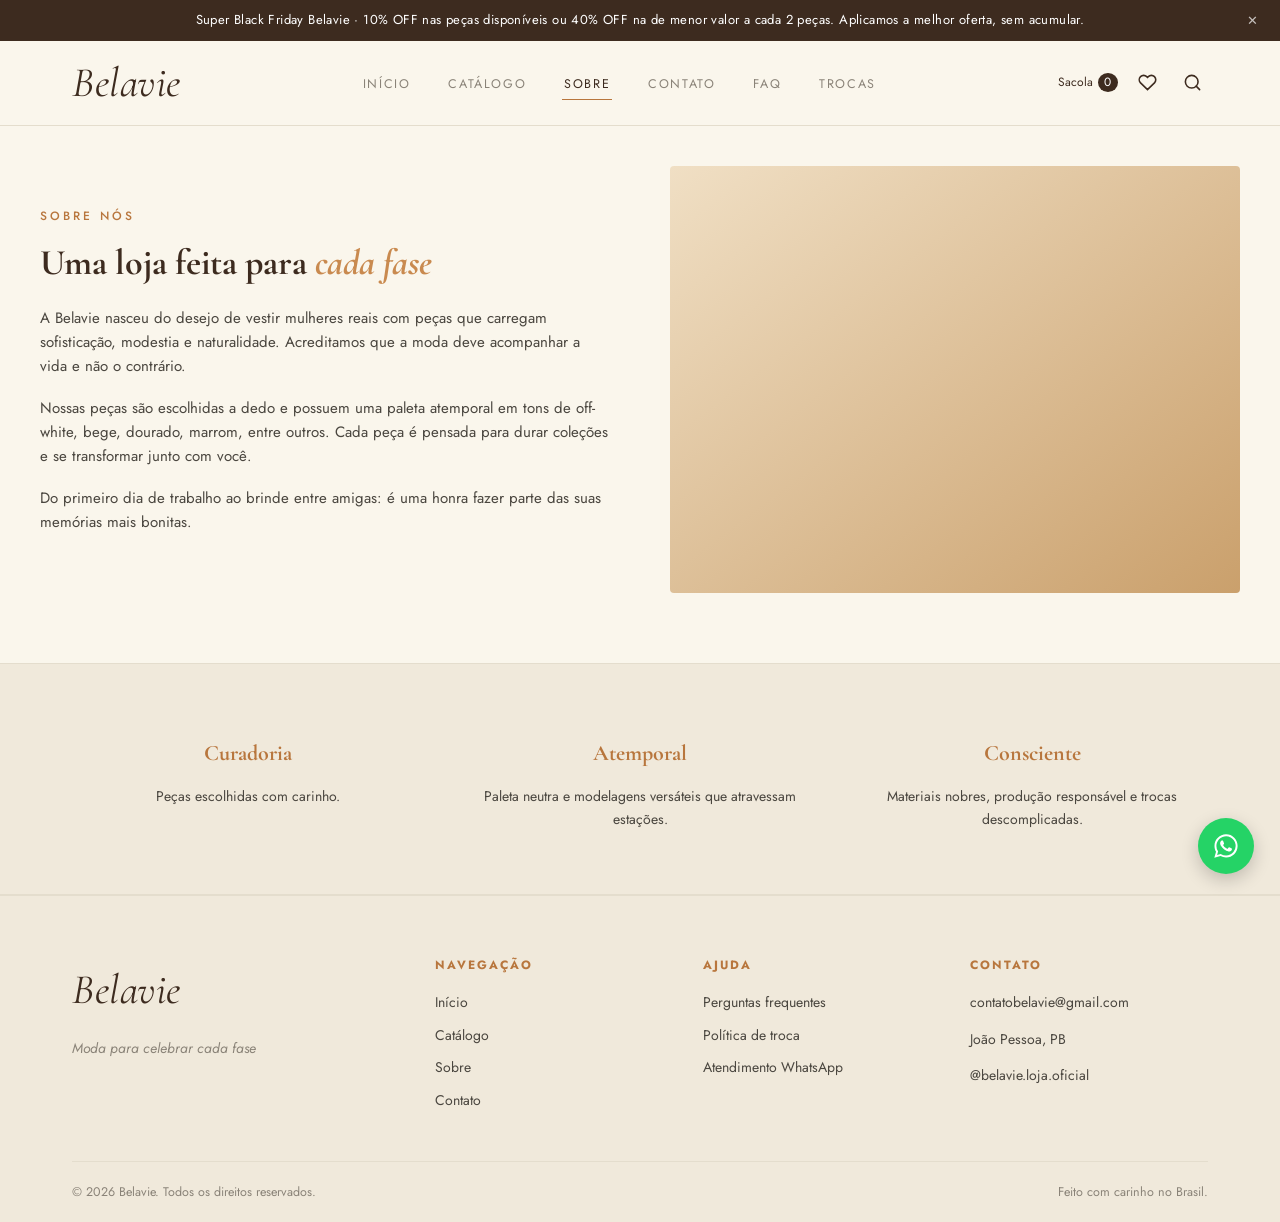
<file: sobre.html>
<!DOCTYPE html>
<html lang="pt-BR">
<head>
<meta charset="UTF-8">
<meta name="viewport" content="width=device-width, initial-scale=1.0">
<title>Sobre — Belavie</title>
<meta name="description" content="Confira a coleção completa da Belavie: vestidos, blusas, calças, casacos e acessórios.">
<meta property="og:title" content="Sobre — Belavie">
<meta property="og:description" content="Peças escolhidas com cuidado para compor um guarda-roupa atemporal.">
<meta property="og:image" content="https://belavie-bay.vercel.app/img/foto-capa.jpeg">
<meta property="og:type" content="website">
<link rel="preconnect" href="https://fonts.googleapis.com">
<link href="https://fonts.googleapis.com/css2?family=Cormorant+Garamond:ital,wght@0,400;0,500;0,600;1,400;1,500&family=Jost:wght@300;400;500;600&display=swap" rel="stylesheet">
<link rel="stylesheet" href="css/style.css"><link rel="stylesheet" href="css/black-friday.css">
</head>
<body>
    <div class="promo-banner" id="promo-banner" data-banner-id="super-black-friday-melhor-oferta">
  <span>Super Black Friday · 10% OFF ou 40% na menor a cada 2 peças. Aplicamos a melhor oferta, sem acumular.</span>
  <button class="promo-close" id="promo-close" aria-label="Fechar aviso">✕</button>
</div>


<header class="site-header">
  <div class="container">
    <a href="index.html" class="logo">Belavie</a>
    <nav>
      <ul class="main-nav">
        <li><a href="index.html">Início</a></li>
        <li><a href="catalogo.html">Catálogo</a></li>
        <li><a href="sobre.html">Sobre</a></li>
        <li><a href="contato.html">Contato</a></li>
        <li><a href="faq.html">FAQ</a></li>
        <li><a href="trocas.html">Trocas</a></li>
      </ul>
    </nav>
    <div class="header-icons"><a class="bag-link" href="sacola.html" aria-label="Abrir sacola">Sacola <span data-bag-count>0</span></a>
      <a href="favoritos.html" class="icon-btn" aria-label="Favoritos" style="position:relative;">
        <svg width="19" height="19" viewBox="0 0 24 24" fill="none" stroke="currentColor" stroke-width="2">
          <path d="M20.8 4.6a5.5 5.5 0 0 0-7.8 0L12 5.6l-1-1a5.5 5.5 0 0 0-7.8 7.8l1 1L12 21l7.8-7.6 1-1a5.5 5.5 0 0 0 0-7.8z"/>
        </svg>
        <span id="favorites-count" class="favorites-badge"></span>
      </a>
      <button class="icon-btn" aria-label="Buscar" onclick="location.href='catalogo.html'">
        <svg width="19" height="19" viewBox="0 0 24 24" fill="none" stroke="currentColor" stroke-width="2" stroke-linecap="round"><circle cx="11" cy="11" r="8"/><line x1="21" y1="21" x2="16.65" y2="16.65"/></svg>
      </button>
      <button class="nav-toggle" aria-label="Menu">
        <svg width="22" height="22" viewBox="0 0 24 24" fill="none" stroke="currentColor" stroke-width="2" stroke-linecap="round"><line x1="3" y1="6" x2="21" y2="6"/><line x1="3" y1="12" x2="21" y2="12"/><line x1="3" y1="18" x2="21" y2="18"/></svg>
      </button>
    </div>
  </div>
</header>

<section class="container about-grid">
  <div>
    <span class="eyebrow" style="text-align:left;">Sobre nós</span>
    <h2>Uma loja feita para <em>cada fase</em></h2>
    <p>A Belavie nasceu do desejo de vestir mulheres reais com peças que carregam sofisticação, modestia e naturalidade. Acreditamos que a moda deve acompanhar a vida e não o contrário.</p>
    <p>Nossas peças são escolhidas a dedo e possuem uma paleta atemporal em tons de off-white, bege, dourado, marrom, entre outros. Cada peça é pensada para durar coleções e se transformar junto com você.</p>
    <p>Do primeiro dia de trabalho ao brinde entre amigas: é uma honra fazer parte das suas memórias mais bonitas.</p>
  </div>
  <img src="data:image/svg+xml;utf8,%3Csvg xmlns='http://www.w3.org/2000/svg' viewBox='0 0 400 300'%3E%3Cdefs%3E%3ClinearGradient id='g' x1='0' y1='0' x2='1' y2='1'%3E%3Cstop offset='0' stop-color='%23f0dfc4'/%3E%3Cstop offset='1' stop-color='%23caa06c'/%3E%3C/linearGradient%3E%3C/defs%3E%3Crect width='400' height='300' fill='url(%23g)'/%3E%3C/svg%3E" alt="Interior da boutique Belavie">
</section>

<div class="values-strip">
  <div class="container values-grid">
    <div>
      <h3>Curadoria</h3>
      <p>Peças escolhidas com carinho.</p>
    </div>
    <div>
      <h3>Atemporal</h3>
      <p>Paleta neutra e modelagens versáteis que atravessam estações.</p>
    </div>
    <div>
      <h3>Consciente</h3>
      <p>Materiais nobres, produção responsável e trocas descomplicadas.</p>
    </div>
  </div>
</div>

<footer class="site-footer">
  <div class="container">
    <div class="footer-grid">
      <div>
        <span class="logo">Belavie</span>
        <p class="footer-tagline">Moda para celebrar cada fase</p>
      </div>
      <div class="footer-col">
        <h5>Navegação</h5>
        <a href="index.html">Início</a>
        <a href="catalogo.html">Catálogo</a>
        <a href="sobre.html">Sobre</a>
        <a href="contato.html">Contato</a>
      </div>
      <div class="footer-col">
        <h5>Ajuda</h5>
        <a href="faq.html">Perguntas frequentes</a>
        <a href="trocas.html">Política de troca</a>
        <a href="#" onclick="openWhatsApp('Olá! Preciso de atendimento.'); return false;">Atendimento WhatsApp</a>
      </div>
      <div class="footer-col">
        <h5>Contato</h5>
        <p>contatobelavie@gmail.com</p>
        <p>João Pessoa, PB</p>
        <p>@belavie.loja.oficial</p>
      </div>
    </div>
    <div class="footer-bottom">
      <span>© 2026 Belavie. Todos os direitos reservados.</span>
      <span>Feito com carinho no Brasil.</span>
    </div>
  </div>
</footer>

<a href="#" class="whatsapp-float" onclick="openWhatsApp('Olá! Vim pelo site da Belavie.'); return false;" aria-label="WhatsApp">
  <svg width="28" height="28" viewBox="0 0 24 24" fill="currentColor"><path d="M12.04 2C6.58 2 2.13 6.45 2.13 11.91c0 1.75.46 3.45 1.32 4.95L2 22l5.28-1.39a9.9 9.9 0 0 0 4.76 1.21h.01c5.46 0 9.91-4.45 9.91-9.91 0-2.65-1.03-5.14-2.9-7.01A9.82 9.82 0 0 0 12.04 2zm0 18.13h-.01a8.2 8.2 0 0 1-4.19-1.15l-.3-.18-3.13.82.84-3.05-.2-.31a8.22 8.22 0 1 1 6.99 3.87zm4.51-6.16c-.25-.12-1.47-.72-1.7-.81-.23-.08-.39-.12-.56.13-.17.25-.64.81-.78.97-.14.17-.29.19-.53.06-.25-.12-1.05-.39-2-1.23-.74-.66-1.24-1.47-1.39-1.72-.14-.25-.02-.38.11-.51.11-.11.25-.29.37-.43.12-.14.16-.25.25-.41.08-.17.04-.31-.02-.43-.06-.12-.56-1.36-.77-1.85-.2-.48-.41-.42-.56-.42h-.48c-.17 0-.43.06-.66.31-.23.25-.86.85-.86 2.07 0 1.22.89 2.4 1.01 2.56.12.17 1.76 2.69 4.26 3.77.6.26 1.06.41 1.43.53.6.19 1.14.16 1.57.1.48-.07 1.47-.6 1.68-1.18.21-.58.21-1.07.15-1.18-.06-.1-.23-.16-.48-.28z"/></svg>
</a>

<script src="js/favorites.js"></script>
<script src="js/favorites.js"></script>
<script src="js/products.js"></script>
<script src="js/script.js"></script>
<script src="js/bag.js"></script>
</body>
</html>
</file>
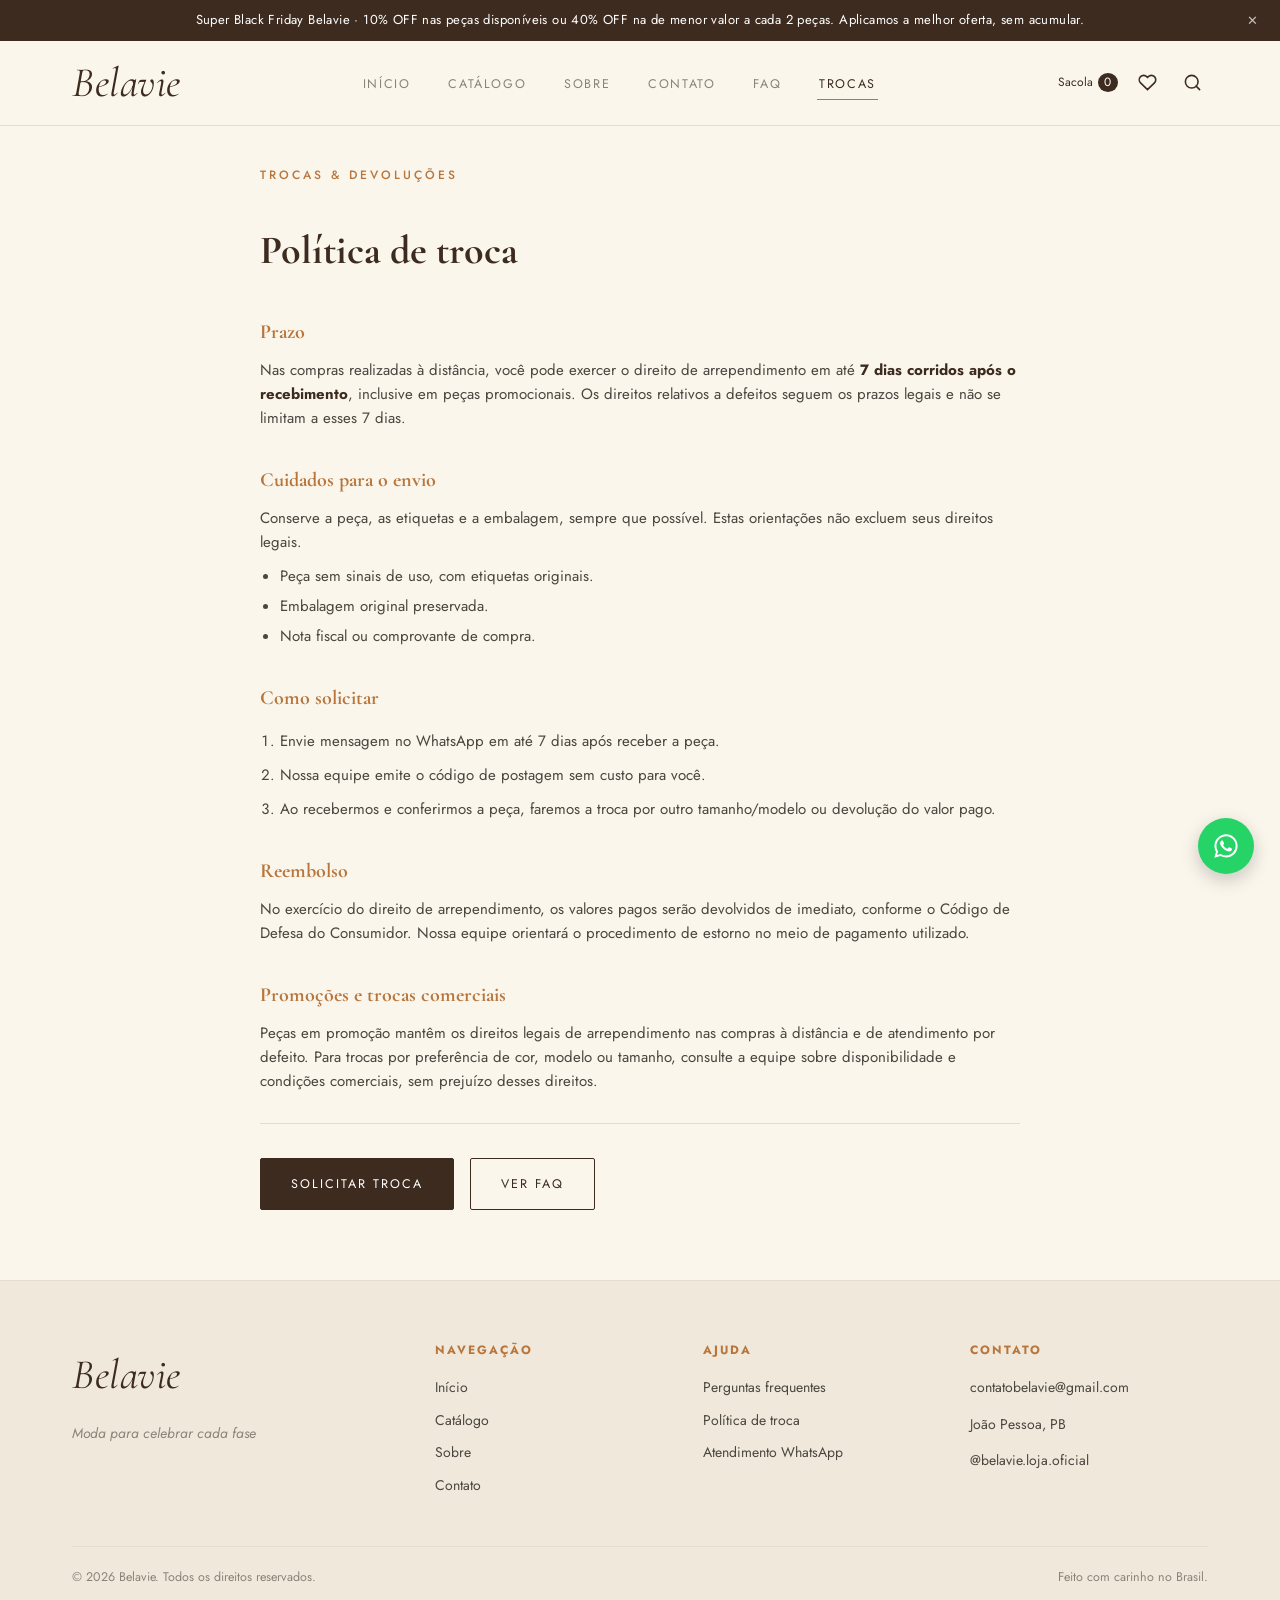
<file: trocas.html>
<!DOCTYPE html>
<html lang="pt-BR">
<head>
<meta charset="UTF-8">
<meta name="viewport" content="width=device-width, initial-scale=1.0">
<title>Política de troca — Belavie</title>
<meta name="description" content="Confira a coleção completa da Belavie: vestidos, blusas, calças, casacos e acessórios.">
<meta property="og:title" content="Trocas — Belavie">
<meta property="og:description" content="Peças escolhidas com cuidado para compor um guarda-roupa atemporal.">
<meta property="og:image" content="https://belavie-bay.vercel.app/img/foto-capa.jpeg">
<meta property="og:type" content="website">
<link rel="preconnect" href="https://fonts.googleapis.com">
<link href="https://fonts.googleapis.com/css2?family=Cormorant+Garamond:ital,wght@0,400;0,500;0,600;1,400;1,500&family=Jost:wght@300;400;500;600&display=swap" rel="stylesheet">
<link rel="stylesheet" href="css/style.css"><link rel="stylesheet" href="css/black-friday.css">
</head>
<body>
  <div class="promo-banner" id="promo-banner" data-banner-id="super-black-friday-melhor-oferta">
  <span>Super Black Friday · 10% OFF ou 40% na menor a cada 2 peças. Aplicamos a melhor oferta, sem acumular.</span>
  <button class="promo-close" id="promo-close" aria-label="Fechar aviso">✕</button>
</div>


<header class="site-header">
  <div class="container">
    <a href="index.html" class="logo">Belavie</a>
    <nav>
      <ul class="main-nav">
        <li><a href="index.html">Início</a></li>
        <li><a href="catalogo.html">Catálogo</a></li>
        <li><a href="sobre.html">Sobre</a></li>
        <li><a href="contato.html">Contato</a></li>
        <li><a href="faq.html">FAQ</a></li>
        <li><a href="trocas.html">Trocas</a></li>
      </ul>
    </nav>
    <div class="header-icons"><a class="bag-link" href="sacola.html" aria-label="Abrir sacola">Sacola <span data-bag-count>0</span></a>
      <a href="favoritos.html" class="icon-btn" aria-label="Favoritos" style="position:relative;">
        <svg width="19" height="19" viewBox="0 0 24 24" fill="none" stroke="currentColor" stroke-width="2">
          <path d="M20.8 4.6a5.5 5.5 0 0 0-7.8 0L12 5.6l-1-1a5.5 5.5 0 0 0-7.8 7.8l1 1L12 21l7.8-7.6 1-1a5.5 5.5 0 0 0 0-7.8z"/>
        </svg>
        <span id="favorites-count" class="favorites-badge"></span>
      </a>
      <button class="icon-btn" aria-label="Buscar" onclick="location.href='catalogo.html'">
        <svg width="19" height="19" viewBox="0 0 24 24" fill="none" stroke="currentColor" stroke-width="2" stroke-linecap="round"><circle cx="11" cy="11" r="8"/><line x1="21" y1="21" x2="16.65" y2="16.65"/></svg>
      </button>
      <button class="nav-toggle" aria-label="Menu">
        <svg width="22" height="22" viewBox="0 0 24 24" fill="none" stroke="currentColor" stroke-width="2" stroke-linecap="round"><line x1="3" y1="6" x2="21" y2="6"/><line x1="3" y1="12" x2="21" y2="12"/><line x1="3" y1="18" x2="21" y2="18"/></svg>
      </button>
    </div>
  </div>
</header>

<section class="container">
  <div class="policy-page">
    <span class="eyebrow" style="text-align:left;">Trocas &amp; devoluções</span>
    <h1>Política de troca</h1>

    <h3>Prazo</h3>
    <p>Nas compras realizadas à distância, você pode exercer o direito de arrependimento em até <strong>7 dias corridos após o recebimento</strong>, inclusive em peças promocionais. Os direitos relativos a defeitos seguem os prazos legais e não se limitam a esses 7 dias.</p>

    <h3>Cuidados para o envio</h3><p>Conserve a peça, as etiquetas e a embalagem, sempre que possível. Estas orientações não excluem seus direitos legais.</p>
    <ul>
      <li>Peça sem sinais de uso, com etiquetas originais.</li>
      <li>Embalagem original preservada.</li>
      <li>Nota fiscal ou comprovante de compra.</li>
    </ul>

    <h3>Como solicitar</h3>
    <ol>
      <li>Envie mensagem no WhatsApp em até 7 dias após receber a peça.</li>
      <li>Nossa equipe emite o código de postagem sem custo para você.</li>
      <li>Ao recebermos e conferirmos a peça, faremos a troca por outro tamanho/modelo ou devolução do valor pago.</li>
    </ol>

    <h3>Reembolso</h3>
    <p>No exercício do direito de arrependimento, os valores pagos serão devolvidos de imediato, conforme o Código de Defesa do Consumidor. Nossa equipe orientará o procedimento de estorno no meio de pagamento utilizado.</p>

    <h3>Promoções e trocas comerciais</h3>
    <p>Peças em promoção mantêm os direitos legais de arrependimento nas compras à distância e de atendimento por defeito. Para trocas por preferência de cor, modelo ou tamanho, consulte a equipe sobre disponibilidade e condições comerciais, sem prejuízo desses direitos.</p>

    <hr class="policy-divider">

    <div class="policy-actions">
      <a href="#" class="btn btn-primary" onclick="openWhatsApp('Olá! Gostaria de solicitar uma troca.'); return false;">Solicitar troca</a>
      <a href="faq.html" class="btn btn-outline">Ver FAQ</a>
    </div>
  </div>
</section>

<footer class="site-footer">
  <div class="container">
    <div class="footer-grid">
      <div>
        <span class="logo">Belavie</span>
        <p class="footer-tagline">Moda para celebrar cada fase</p>
      </div>
      <div class="footer-col">
        <h5>Navegação</h5>
        <a href="index.html">Início</a>
        <a href="catalogo.html">Catálogo</a>
        <a href="sobre.html">Sobre</a>
        <a href="contato.html">Contato</a>
      </div>
      <div class="footer-col">
        <h5>Ajuda</h5>
        <a href="faq.html">Perguntas frequentes</a>
        <a href="trocas.html">Política de troca</a>
        <a href="#" onclick="openWhatsApp('Olá! Preciso de atendimento.'); return false;">Atendimento WhatsApp</a>
      </div>
      <div class="footer-col">
        <h5>Contato</h5>
        <p>contatobelavie@gmail.com</p>
        <p>João Pessoa, PB</p>
        <p>@belavie.loja.oficial</p>
      </div>
    </div>
    <div class="footer-bottom">
      <span>© 2026 Belavie. Todos os direitos reservados.</span>
      <span>Feito com carinho no Brasil.</span>
    </div>
  </div>
</footer>

<a href="#" class="whatsapp-float" onclick="openWhatsApp('Olá! Vim pelo site da Belavie.'); return false;" aria-label="WhatsApp">
  <svg width="28" height="28" viewBox="0 0 24 24" fill="currentColor"><path d="M12.04 2C6.58 2 2.13 6.45 2.13 11.91c0 1.75.46 3.45 1.32 4.95L2 22l5.28-1.39a9.9 9.9 0 0 0 4.76 1.21h.01c5.46 0 9.91-4.45 9.91-9.91 0-2.65-1.03-5.14-2.9-7.01A9.82 9.82 0 0 0 12.04 2zm0 18.13h-.01a8.2 8.2 0 0 1-4.19-1.15l-.3-.18-3.13.82.84-3.05-.2-.31a8.22 8.22 0 1 1 6.99 3.87zm4.51-6.16c-.25-.12-1.47-.72-1.7-.81-.23-.08-.39-.12-.56.13-.17.25-.64.81-.78.97-.14.17-.29.19-.53.06-.25-.12-1.05-.39-2-1.23-.74-.66-1.24-1.47-1.39-1.72-.14-.25-.02-.38.11-.51.11-.11.25-.29.37-.43.12-.14.16-.25.25-.41.08-.17.04-.31-.02-.43-.06-.12-.56-1.36-.77-1.85-.2-.48-.41-.42-.56-.42h-.48c-.17 0-.43.06-.66.31-.23.25-.86.85-.86 2.07 0 1.22.89 2.4 1.01 2.56.12.17 1.76 2.69 4.26 3.77.6.26 1.06.41 1.43.53.6.19 1.14.16 1.57.1.48-.07 1.47-.6 1.68-1.18.21-.58.21-1.07.15-1.18-.06-.1-.23-.16-.48-.28z"/></svg>
</a>

<script src="js/favorites.js"></script>
<script src="js/favorites.js"></script>
<script src="js/products.js"></script>
<script src="js/script.js"></script>
<script src="js/bag.js"></script>
</body>
</html>
</file>
<file: css/style.css>
/* ===================================================
   Belavie — folha de estilos principal
   =================================================== */

:root {
  --bg-cream:        #faf6ec;
  --bg-cream-dark:   #f0e9db;
  --text-main:       #4a463f;
  --text-soft:       #8a8378;
  --brown-dark:      #3d2b1f;
  --brown-darker:    #2e1f16;
  --accent-gold:     #b8763d;
  --accent-gold-soft:#c98a4f;
  --line:            #e4ddcd;
  --white:           #ffffff;
  --whatsapp:        #25d366;

  --font-display: 'Cormorant Garamond', Georgia, 'Times New Roman', serif;
  --font-body: 'Jost', 'Helvetica Neue', Arial, sans-serif;
}

* { box-sizing: border-box; }

html { scroll-behavior: smooth; }

body {
  margin: 0;
  background: var(--bg-cream);
  color: var(--text-main);
  font-family: var(--font-body);
  font-size: 15px;
  line-height: 1.6;
  -webkit-font-smoothing: antialiased;
}

a { text-decoration: none; color: inherit; }

img { max-width: 100%; display: block; }

.container {
  max-width: 1200px;
  margin: 0 auto;
  padding: 0 32px;
}

/* ---------- Header ---------- */
.site-header {
  background: var(--bg-cream);
  border-bottom: 1px solid var(--line);
  position: sticky;
  top: 0;
  z-index: 50;
}

.site-header .container {
  display: flex;
  align-items: center;
  justify-content: space-between;
  height: 84px;
}

.logo {
  font-family: var(--font-display);
  font-size: 42px;
  font-style: italic;
  color: var(--brown-dark);
  letter-spacing: 0.5px;
}

.main-nav {
  display: flex;
  gap: 34px;
  list-style: none;
  margin: 0;
  padding: 0;
}

.main-nav a {
  font-size: 12.5px;
  letter-spacing: 1.6px;
  color: var(--text-soft);
  text-transform: uppercase;
  padding: 6px 2px;
  border-bottom: 1px solid transparent;
  transition: color .2s ease, border-color .2s ease;
}

.main-nav a:hover,
.main-nav a.active {
  color: var(--brown-dark);
  border-bottom-color: var(--accent-gold);
}

.header-icons {
  display: flex;
  align-items: center;
  gap: 20px;
  color: var(--brown-dark);
}

.icon-btn {
  background: none;
  border: none;
  cursor: pointer;
  color: var(--brown-dark);
  display: flex;
}

.nav-toggle {
  display: none;
  background: none;
  border: none;
  cursor: pointer;
  color: var(--brown-dark);
}

/* ---------- Eyebrow / labels ---------- */
.eyebrow {
  display: block;
  text-align: center;
  font-size: 12px;
  letter-spacing: 3px;
  color: var(--accent-gold);
  text-transform: uppercase;
  margin-bottom: 14px;
  font-weight: 500;
}

/* ---------- Buttons ---------- */
.btn {
  display: inline-flex;
  align-items: center;
  justify-content: center;
  gap: 8px;
  padding: 15px 30px;
  font-size: 12.5px;
  letter-spacing: 2px;
  text-transform: uppercase;
  border-radius: 2px;
  cursor: pointer;
  border: 1px solid transparent;
  transition: all .2s ease;
  font-family: var(--font-body);
}

.btn-primary {
  background: var(--brown-dark);
  color: var(--white);
  border-color: var(--brown-dark);
}
.btn-primary:hover { background: var(--brown-darker); }

.btn-outline {
  background: transparent;
  color: var(--brown-dark);
  border-color: var(--brown-dark);
}
.btn-outline:hover { background: var(--brown-dark); color: var(--white); }

/* ---------- Hero (home) ---------- */
.hero {
  display: grid;
  grid-template-columns: 1fr 1fr;
  align-items: center;
  gap: 40px;
  padding: 70px 0;
}

.hero-eyebrow {
  font-size: 12px;
  letter-spacing: 3px;
  color: var(--accent-gold);
  text-transform: uppercase;
  margin-bottom: 18px;
}

.hero h1 {
  font-family: var(--font-display);
  font-size: 56px;
  line-height: 1.15;
  margin: 0 0 22px;
  color: var(--brown-dark);
  font-weight: 500;
}

.hero h1 em {
  color: var(--accent-gold-soft);
  font-style: italic;
}

.hero p {
  color: var(--text-main);
  max-width: 460px;
  margin-bottom: 30px;
}

.hero-actions { display: flex; gap: 16px; flex-wrap: wrap; }

.hero-image {
  border-radius: 4px;
  overflow: hidden;
  aspect-ratio: 4/5;
  background: #e9ddc9;
}
.hero-image img { width: 100%; height: 100%; object-fit: cover; }

/* ---------- Feature strip ---------- */
.feature-strip {
  background: var(--bg-cream-dark);
  border-top: 1px solid var(--line);
  border-bottom: 1px solid var(--line);
}
.feature-strip .container {
  display: flex;
  justify-content: space-between;
  flex-wrap: wrap;
  gap: 18px;
  padding: 20px 32px;
  font-size: 13px;
  letter-spacing: 1px;
  color: var(--brown-dark);
  text-transform: uppercase;
}
.feature-strip .feature-item {
  display: flex;
  align-items: center;
  gap: 10px;
}
.feature-strip svg { color: var(--accent-gold); flex-shrink: 0; }

/* ---------- Section titles ---------- */
.section { padding: 70px 0; }
.section-header {
  display: flex;
  align-items: flex-end;
  justify-content: space-between;
  margin-bottom: 34px;
}
.section-header h2 {
  font-family: var(--font-display);
  font-size: 38px;
  color: var(--brown-dark);
  margin: 6px 0 0;
  font-weight: 500;
}
.section-eyebrow {
  font-size: 12px;
  letter-spacing: 3px;
  color: var(--accent-gold);
  text-transform: uppercase;
}
.section-link {
  font-size: 12.5px;
  letter-spacing: 1.5px;
  text-transform: uppercase;
  color: var(--brown-dark);
  border-bottom: 1px solid var(--brown-dark);
  padding-bottom: 2px;
  white-space: nowrap;
}

/* ---------- Category grid ---------- */
.category-grid {
  display: grid;
  grid-template-columns: repeat(6, 1fr);
  gap: 18px;
}
.category-card {
  background: var(--bg-cream-dark);
  border: 1px solid var(--line);
  aspect-ratio: 3/3.6;
  display: flex;
  align-items: center;
  justify-content: center;
  text-align: center;
  font-family: var(--font-display);
  font-size: 19px;
  color: var(--brown-dark);
  transition: background .2s ease, transform .2s ease;
}
.category-card:hover { background: var(--white); transform: translateY(-3px); }



/* ---------- Product grid ---------- */
.product-grid {
  display: grid;
  grid-template-columns: repeat(4, 1fr);
  gap: 28px;
}
.product-card { cursor: pointer; }
.product-image {
  aspect-ratio: 3/4;
  background: var(--bg-cream-dark);
  overflow: hidden;
  margin-bottom: 14px;
}
.product-image img {
  width: 100%; height: 100%; object-fit: cover;
  transition: transform .4s ease;
}
.product-card:hover .product-image img { transform: scale(1.05); }
.product-card:hover .product-image { transform: scale(1.03); }
.product-image { transition: transform .4s ease; }

.ph-a { background: linear-gradient(155deg, #efe6d4, #d8c6a8); }
.ph-b { background: linear-gradient(155deg, #f5f0e6, #e3d8c2); }
.ph-c { background: linear-gradient(155deg, #c97a49, #8a4a26); }
.ph-d { background: linear-gradient(155deg, #e6d3ae, #c9a875); }
.ph-e { background: linear-gradient(155deg, #f3e6d0, #d9b98a); }
.ph-f { background: linear-gradient(155deg, #8a4a30, #5c2f1c); }
.ph-g { background: linear-gradient(155deg, #ded0b0, #cbb589); }
.ph-h { background: linear-gradient(155deg, #d9713f, #a84a24); }
.product-cat {
  font-size: 11px;
  letter-spacing: 1.5px;
  text-transform: uppercase;
  color: var(--text-soft);
  margin-bottom: 4px;
}
.product-name {
  font-family: var(--font-display);
  font-size: 19px;
  color: var(--accent-gold);
  margin-bottom: 6px;
}
.product-price {
  font-size: 14px;
  color: var(--brown-dark);
  font-weight: 500;
}

/* ---------- Instagram CTA ---------- */
.instagram-box {
  border: 1px solid var(--line);
  padding: 60px 30px;
  text-align: center;
  max-width: 780px;
  margin: 0 auto;
}
.instagram-box svg { color: var(--accent-gold); margin-bottom: 10px; }
.instagram-box h3 {
  font-family: var(--font-display);
  font-size: 30px;
  color: var(--brown-dark);
  margin: 0 0 12px;
}
.instagram-box p {
  color: var(--text-main);
  max-width: 420px;
  margin: 0 auto 26px;
}

/* ---------- Page header (interior pages) ---------- */
.page-head {
  text-align: center;
  padding: 60px 0 30px;
}
.page-head .eyebrow { margin-bottom: 12px; }
.page-head h1 {
  font-family: var(--font-display);
  font-size: 44px;
  color: var(--brown-dark);
  margin: 0 0 14px;
  font-weight: 500;
}
.page-head p {
  color: var(--text-main);
  max-width: 560px;
  margin: 0 auto;
}

/* ---------- Catalog filters ---------- */
.search-box { max-width: 640px; margin: 0 auto 34px; }
.search-box input {
  width: 100%;
  border: none;
  border-bottom: 1px solid var(--line);
  background: transparent;
  padding: 10px 4px;
  font-size: 15px;
  color: var(--text-main);
  text-align: center;
  font-family: var(--font-body);
}
.search-box input:focus { outline: none; border-bottom-color: var(--accent-gold); }
.search-box input::placeholder { color: var(--text-soft); }

.filter-row {
  display: flex;
  justify-content: center;
  gap: 10px;
  flex-wrap: wrap;
  margin-bottom: 30px;
}
.filter-btn {
  padding: 10px 20px;
  font-size: 12px;
  letter-spacing: 1.5px;
  text-transform: uppercase;
  border: 1px solid var(--line);
  background: var(--white);
  color: var(--brown-dark);
  cursor: pointer;
  transition: all .2s ease;
  font-family: var(--font-body);
}
.filter-btn:hover { border-color: var(--brown-dark); }
.filter-btn.active {
  background: var(--brown-dark);
  border-color: var(--brown-dark);
  color: var(--white);
}

.result-count {
  font-size: 12px;
  letter-spacing: 1px;
  color: var(--text-soft);
  text-transform: uppercase;
  margin-bottom: 18px;
}

/* ---------- About page ---------- */
.about-grid {
  display: grid;
  grid-template-columns: 1fr 1fr;
  gap: 60px;
  align-items: center;
  padding: 40px 0 70px;
}
.about-grid img { border-radius: 4px; aspect-ratio: 4/3; object-fit: cover; }
.about-grid h2 {
  font-family: var(--font-display);
  font-size: 36px;
  color: var(--brown-dark);
  margin: 4px 0 22px;
  line-height: 1.2;
}
.about-grid h2 em { color: var(--accent-gold-soft); font-style: italic; }
.about-grid p { margin-bottom: 18px; color: var(--text-main); }

.values-strip {
  background: var(--bg-cream-dark);
  border-top: 1px solid var(--line);
  border-bottom: 1px solid var(--line);
  padding: 50px 0;
}
.values-grid {
  display: grid;
  grid-template-columns: repeat(3, 1fr);
  gap: 40px;
  text-align: center;
}
.values-grid h3 {
  font-family: var(--font-display);
  color: var(--accent-gold);
  font-size: 22px;
  margin-bottom: 10px;
}
.values-grid p { color: var(--text-main); font-size: 14px; }

/* ---------- Contact page ---------- */
.contact-grid {
  display: grid;
  grid-template-columns: 1fr 1.3fr;
  gap: 30px;
  padding-bottom: 70px;
}
.contact-cards { display: flex; flex-direction: column; gap: 16px; }
.contact-card {
  border: 1px solid var(--line);
  padding: 20px 22px;
  display: flex;
  gap: 14px;
  align-items: flex-start;
}
.contact-card svg { color: var(--accent-gold); flex-shrink: 0; margin-top: 2px; }
.contact-card h4 {
  font-family: var(--font-display);
  color: var(--accent-gold);
  font-size: 17px;
  margin: 0 0 4px;
  font-weight: 600;
}
.contact-card p { margin: 0; color: var(--text-main); font-size: 14px; }

.contact-form {
  background: var(--bg-cream-dark);
  border: 1px solid var(--line);
  padding: 30px;
}
.contact-form h4 {
  font-family: var(--font-display);
  font-size: 20px;
  color: var(--brown-dark);
  margin: 0 0 20px;
}
.form-group { margin-bottom: 22px; }
.form-group label {
  display: block;
  font-size: 11px;
  letter-spacing: 1.5px;
  text-transform: uppercase;
  color: var(--text-soft);
  margin-bottom: 8px;
}
.form-group input,
.form-group textarea {
  width: 100%;
  border: none;
  border-bottom: 1px solid var(--line);
  background: transparent;
  padding: 8px 2px;
  font-size: 14px;
  color: var(--text-main);
  font-family: var(--font-body);
  resize: none;
}
.form-group textarea { min-height: 90px; }
.form-group input:focus,
.form-group textarea:focus { outline: none; border-bottom-color: var(--accent-gold); }

/* ---------- FAQ ---------- */
.faq-list { border-top: 1px solid var(--line); margin-bottom: 60px; }
.faq-item { border-bottom: 1px solid var(--line); }
.faq-question {
  width: 100%;
  text-align: left;
  background: none;
  border: none;
  padding: 22px 4px;
  display: flex;
  justify-content: space-between;
  align-items: center;
  cursor: pointer;
  font-family: var(--font-display);
  font-size: 18px;
  color: var(--accent-gold);
}
.faq-question svg { transition: transform .2s ease; color: var(--accent-gold); flex-shrink: 0; }
.faq-item.open .faq-question svg { transform: rotate(180deg); }
.faq-answer {
  max-height: 0;
  overflow: hidden;
  transition: max-height .25s ease;
  color: var(--text-main);
  font-size: 14.5px;
}
.faq-item.open .faq-answer { max-height: 300px; }
.faq-answer-inner { padding: 0 4px 22px; }

/* ---------- Policy page ---------- */
.policy-page { padding: 40px 0 70px; max-width: 760px; margin: 0 auto; }
.policy-page h1 {
  font-family: var(--font-display);
  font-size: 40px;
  color: var(--brown-dark);
  margin-bottom: 30px;
}
.policy-page h3 {
  font-family: var(--font-display);
  font-size: 20px;
  color: var(--accent-gold);
  margin: 34px 0 10px;
}
.policy-page p { margin: 0 0 8px; }
.policy-page strong { color: var(--brown-dark); }
.policy-page ul { margin: 10px 0; padding-left: 20px; }
.policy-page li { margin-bottom: 6px; }
.policy-page ol { padding-left: 20px; }
.policy-page ol li { margin-bottom: 10px; }
.policy-actions { display: flex; gap: 16px; margin-top: 34px; flex-wrap: wrap; }
hr.policy-divider { border: none; border-top: 1px solid var(--line); margin: 30px 0; }

/* ---------- Footer ---------- */
.site-footer {
  background: var(--bg-cream-dark);
  border-top: 1px solid var(--line);
  padding: 60px 0 20px;
}
.footer-grid {
  display: grid;
  grid-template-columns: 1.4fr 1fr 1fr 1fr;
  gap: 30px;
  padding-bottom: 40px;
}
.footer-grid .logo { display: block; margin-bottom: 10px; }
.footer-tagline { font-style: italic; color: var(--text-soft); font-size: 14px; }
.footer-col h5 {
  font-size: 12px;
  letter-spacing: 2px;
  text-transform: uppercase;
  color: var(--accent-gold);
  margin: 0 0 16px;
}
.footer-col a, .footer-col p {
  display: block;
  color: var(--text-main);
  font-size: 14px;
  margin-bottom: 10px;
}
.footer-col a:hover { color: var(--accent-gold); }
.footer-bottom {
  border-top: 1px solid var(--line);
  padding-top: 20px;
  display: flex;
  justify-content: space-between;
  font-size: 12.5px;
  color: var(--text-soft);
  flex-wrap: wrap;
  gap: 8px;
}

/* ---------- WhatsApp floating button ---------- */
.whatsapp-float {
  position: fixed;
  bottom: 26px;
  right: 26px;
  width: 56px;
  height: 56px;
  border-radius: 50%;
  background: var(--whatsapp);
  display: flex;
  align-items: center;
  justify-content: center;
  color: white;
  box-shadow: 0 6px 18px rgba(0,0,0,0.2);
  z-index: 60;
  transition: transform .2s ease;
}
.whatsapp-float:hover { transform: scale(1.08); }

/* ---------- Responsive ---------- */
@media (max-width: 900px) {
  .hero { grid-template-columns: 1fr; }
  .hero h1 { font-size: 40px; }
  .about-grid { grid-template-columns: 1fr; }
  .about-grid img { order: -1; }
  .contact-grid { grid-template-columns: 1fr; }
  .category-grid { grid-template-columns: repeat(3, 1fr); }
  .product-grid { grid-template-columns: repeat(2, 1fr); }
  .values-grid { grid-template-columns: 1fr; gap: 30px; }
  .footer-grid { grid-template-columns: 1fr 1fr; }
}

@media (max-width: 640px) {
  .main-nav { display: none; }
  .nav-toggle { display: block; }
  .site-header.nav-open .main-nav {
    display: flex;
    flex-direction: column;
    position: absolute;
    top: 84px;
    left: 0;
    right: 0;
    background: var(--bg-cream);
    border-bottom: 1px solid var(--line);
    padding: 20px 32px;
    gap: 18px;
  }
  .category-grid { grid-template-columns: repeat(2, 1fr); }
  .product-grid { grid-template-columns: 1fr 1fr; }
  .section-header { flex-direction: column; align-items: flex-start; gap: 10px; }
  .footer-grid { grid-template-columns: 1fr; }
  .footer-bottom { flex-direction: column; }
}

/* ---------- Carrossel de imagens ---------- */
.hero-carousel {
  position: relative;
  border-radius: 4px;
  overflow: hidden;
  aspect-ratio: 3/4;
  background: #e9ddc9;
}

.carousel-track {
  display: flex;
  height: 100%;
  transition: transform .5s ease;
}

.carousel-slide {
  min-width: 100%;
  height: 100%;
  flex-shrink: 0;
}

.slide-bg {
  width: 100%;
  height: 100%;
  position: relative; 
  display: flex;
  align-items: flex-end;
  justify-content: flex-start;
  padding: 24px;
}

.slide-bg img {
  width: 100%;
  height: 100%;
  object-fit: cover;
  position: absolute;
  inset: 0;
}

.slide-caption {
  font-family: var(--font-display);
  font-style: italic;
  font-size: 22px;
  color: var(--brown-dark);
  background: rgba(250, 246, 236, 0.75);
  padding: 8px 18px;
  border-radius: 2px;
}

.carousel-arrow {
  position: absolute;
  top: 50%;
  transform: translateY(-50%);
  width: 42px;
  height: 42px;
  border-radius: 50%;
  border: none;
  background: rgba(250, 246, 236, 0.85);
  color: var(--brown-dark);
  display: flex;
  align-items: center;
  justify-content: center;
  cursor: pointer;
  transition: background .2s ease, transform .2s ease;
  z-index: 5;
}
.carousel-arrow:hover { background: #fff; transform: translateY(-50%) scale(1.06); }
.carousel-arrow.prev { left: 14px; }
.carousel-arrow.next { right: 14px; }

.carousel-dots {
  position: absolute;
  bottom: 18px;
  left: 0;
  right: 0;
  display: flex;
  justify-content: center;
  gap: 8px;
  z-index: 5;
}

.carousel-dot {
  width: 8px;
  height: 8px;
  border-radius: 50%;
  background: rgba(255,255,255,0.55);
  border: none;
  cursor: pointer;
  padding: 0;
  transition: background .2s ease, transform .2s ease;
}
.carousel-dot.active {
  background: #fff;
  transform: scale(1.3);
}

@media (max-width: 640px) {
  .carousel-arrow { width: 34px; height: 34px; }
  .slide-caption { font-size: 17px; padding: 6px 14px; }
}


/* ---------- Página de detalhes do produto ---------- */
.product-detail-breadcrumb {
  padding: 24px 0 0;
}
.product-detail-breadcrumb a {
  font-size: 12.5px;
  letter-spacing: 1px;
  text-transform: uppercase;
  color: var(--text-soft);
}
.product-detail-breadcrumb a:hover { color: var(--accent-gold); }

.product-detail { padding: 30px 0 80px; }

.product-detail-grid {
  display: grid;
  grid-template-columns: 1.1fr 1fr;
  gap: 50px;
  align-items: flex-start;
}

.product-detail-image {
  aspect-ratio: 1/1;
  background: var(--bg-cream-dark);
  overflow: hidden;
  border-radius: 4px;
}
.product-detail-image img {
  width: 100%;
  height: 100%;
  object-fit: cover;
}

.product-detail-info { padding-top: 6px; }
.product-detail-info h1 {
  font-family: var(--font-display);
  font-size: 38px;
  color: var(--brown-dark);
  margin: 6px 0 14px;
  font-weight: 500;
}
.product-detail-price {
  font-size: 22px;
  color: var(--accent-gold);
  font-weight: 500;
  margin-bottom: 22px;
}
.product-detail-description {
  color: var(--text-main);
  margin-bottom: 30px;
  line-height: 1.7;
}

.product-not-found {
  text-align: center;
  padding: 80px 0;
}
.product-not-found p {
  color: var(--text-soft);
  margin-bottom: 20px;
}

@media (max-width: 900px) {
  .product-detail-grid { grid-template-columns: 1fr; gap: 30px; }
}

/* ---------- Lightbox (zoom da imagem) ---------- */
.zoom-hint {
  position: absolute;
  bottom: 14px;
  right: 14px;
  background: rgba(250, 246, 236, 0.9);
  color: var(--brown-dark);
  font-size: 11px;
  letter-spacing: 1px;
  text-transform: uppercase;
  padding: 6px 12px;
  border-radius: 20px;
  display: flex;
  align-items: center;
  gap: 6px;
  pointer-events: none;
}
.product-detail-image {
  position: relative;
  cursor: zoom-in;
}

.lightbox-overlay {
  position: fixed;
  inset: 0;
  background: rgba(30, 20, 12, 0.92);
  display: flex;
  align-items: center;
  justify-content: center;
  z-index: 100;
  opacity: 0;
  visibility: hidden;
  transition: opacity .25s ease;
  padding: 40px;
}
.lightbox-overlay.open {
  opacity: 1;
  visibility: visible;
}
.lightbox-overlay img {
  max-width: 90vw;
  max-height: 90vh;
  object-fit: contain;
  border-radius: 4px;
}
.lightbox-close {
  position: absolute;
  top: 24px;
  right: 24px;
  background: rgba(255,255,255,0.12);
  border: none;
  color: #fff;
  width: 44px;
  height: 44px;
  border-radius: 50%;
  display: flex;
  align-items: center;
  justify-content: center;
  cursor: pointer;
  transition: background .2s ease;
}
.lightbox-close:hover { background: rgba(255,255,255,0.25); }

/* ---------- Compartilhar ---------- */
.share-feedback {
  display: block;
  margin-top: 10px;
  font-size: 12.5px;
  color: var(--accent-gold);
  text-align: center;
}

.sort-row {
  display: flex;
  align-items: center;
  justify-content: flex-end;
  gap: 10px;
  margin-bottom: 12px;
}
.sort-row label {
  font-size: 11px;
  letter-spacing: 1.5px;
  text-transform: uppercase;
  color: var(--text-soft);
}
.sort-row select {
  border: 1px solid var(--line);
  background: var(--white);
  color: var(--brown-dark);
  padding: 8px 12px;
  font-size: 13px;
  font-family: var(--font-body);
  cursor: pointer;
}
.sort-row select:focus { outline: none; border-color: var(--accent-gold); }

/* ---------- Favoritos ---------- */
.product-image { position: relative; }

.favorite-btn {
  position: absolute;
  top: 10px;
  right: 10px;
  width: 34px;
  height: 34px;
  border-radius: 50%;
  border: none;
  background: rgba(250, 246, 236, 0.9);
  color: var(--brown-dark);
  display: flex;
  align-items: center;
  justify-content: center;
  cursor: pointer;
  transition: transform .15s ease, color .15s ease;
  z-index: 2;
}
.favorite-btn:hover { transform: scale(1.1); }
.favorite-btn.active { color: #c0392b; }

.favorites-badge {
  position: absolute;
  top: -6px;
  right: -6px;
  background: #c0392b;
  color: #fff;
  font-size: 10px;
  font-weight: 600;
  min-width: 16px;
  height: 16px;
  border-radius: 50%;
  align-items: center;
  justify-content: center;
  display: none;
}

.empty-favorites {
  text-align: center;
  padding: 60px 0;
}
.empty-favorites p {
  color: var(--text-soft);
  margin-bottom: 20px;
}

/* ---------- Barra de envio de favoritos ---------- */
.favorites-whatsapp-bar {
  display: flex;
  align-items: center;
  justify-content: space-between;
  background: var(--bg-cream-dark);
  border: 1px solid var(--line);
  padding: 18px 24px;
  margin-top: 40px;
  flex-wrap: wrap;
  gap: 16px;
}
.favorites-whatsapp-bar strong {
  color: var(--brown-dark);
  font-size: 15px;
  margin-right: 6px;
}
.favorites-whatsapp-bar span {
  color: var(--text-soft);
  font-size: 13px;
}

@media (max-width: 640px) {
  .favorites-whatsapp-bar { flex-direction: column; align-items: stretch; text-align: center; }
}

/* ---------- Favoritar na página de detalhes ---------- */
.product-detail-top-row {
  display: flex;
  align-items: center;
  justify-content: space-between;
}

.detail-favorite-btn {
  position: static;
  width: 38px;
  height: 38px;
  background: var(--bg-cream-dark);
  border: 1px solid var(--line);
}
.detail-favorite-btn:hover { transform: scale(1.08); }


/* ---------- Seletor de tamanho ---------- */
.size-selector { margin-bottom: 26px; }
.size-label {
  display: block;
  font-size: 11px;
  letter-spacing: 1.5px;
  text-transform: uppercase;
  color: var(--text-soft);
  margin-bottom: 10px;
}
.size-options {
  display: flex;
  gap: 10px;
  flex-wrap: wrap;
}
.size-btn {
  min-width: 44px;
  height: 44px;
  padding: 0 14px;
  border: 1px solid var(--line);
  background: var(--white);
  color: var(--brown-dark);
  font-size: 13px;
  font-family: var(--font-body);
  cursor: pointer;
  transition: all .2s ease;
}
.size-btn:hover { border-color: var(--brown-dark); }
.size-btn.active {
  background: var(--brown-dark);
  border-color: var(--brown-dark);
  color: var(--white);
}

.size-warning {
  display: block;
  margin-top: 8px;
  font-size: 12.5px;
  color: #c0392b;
  text-align: center;
}

/* ---------- Parcelamento ---------- */
.installment-info {
  font-size: 13px;
  color: var(--text-soft);
  margin-bottom: 20px;
}

/* ---------- Guia de tamanhos ---------- */
.size-label-row {
  display: flex;
  align-items: center;
  justify-content: space-between;
  margin-bottom: 10px;
}
.size-guide-link {
  background: none;
  border: none;
  color: var(--accent-gold);
  font-size: 12px;
  text-decoration: underline;
  cursor: pointer;
  padding: 0;
  font-family: var(--font-body);
}

.size-btn.sold-out {
  color: var(--text-soft);
  border-color: var(--line);
  background: var(--bg-cream-dark);
  cursor: not-allowed;
  text-decoration: line-through;
  opacity: 0.6;
}
.size-btn.sold-out:hover { border-color: var(--line); }

.size-guide-overlay { padding: 20px; }
.size-guide-modal {
  background: var(--bg-cream);
  border-radius: 6px;
  padding: 36px;
  max-width: 480px;
  width: 100%;
  position: relative;
  max-height: 90vh;
  overflow-y: auto;
}
.size-guide-modal h3 {
  font-family: var(--font-display);
  font-size: 26px;
  color: var(--brown-dark);
  margin: 0 0 10px;
}
.size-guide-note {
  font-size: 13px;
  color: var(--text-soft);
  margin-bottom: 20px;
}
.size-guide-close {
  position: absolute;
  top: 16px;
  right: 16px;
  background: var(--bg-cream-dark);
  color: var(--brown-dark);
  width: 36px;
  height: 36px;
}
.size-guide-table {
  width: 100%;
  border-collapse: collapse;
  font-size: 14px;
}
.size-guide-table th, .size-guide-table td {
  border: 1px solid var(--line);
  padding: 10px;
  text-align: center;
  color: var(--text-main);
}
.size-guide-table th {
  background: var(--bg-cream-dark);
  color: var(--brown-dark);
  font-weight: 600;
}

.map-embed {
  border: 1px solid var(--line);
  border-radius: 4px;
  overflow: hidden;
}

/* ---------- Banner de promoção ---------- */
.promo-banner {
  background: var(--brown-dark);
  color: var(--white);
  display: flex;
  align-items: center;
  justify-content: center;
  gap: 16px;
  padding: 10px 20px;
  font-size: 13px;
  letter-spacing: 0.4px;
  text-align: center;
  position: relative;
}
.promo-close {
  background: none;
  border: none;
  color: var(--white);
  opacity: 0.7;
  cursor: pointer;
  font-size: 13px;
  position: absolute;
  right: 16px;
  top: 50%;
  transform: translateY(-50%);
}
.promo-close:hover { opacity: 1; }

@media (max-width: 640px) {
  .promo-banner { font-size: 12px; padding: 10px 40px 10px 12px; }
}
/* ---------- Produto esgotado (flag geral) ---------- */
.product-card.out-of-stock .product-image img {
  filter: grayscale(70%);
  opacity: 0.55;
}
.product-card.out-of-stock .product-name,
.product-card.out-of-stock .product-price {
  opacity: 0.55;
}

.sold-out-badge {
  position: absolute;
  top: 10px;
  left: 10px;
  background: rgba(61, 43, 31, 0.92);
  color: #fff;
  font-size: 10px;
  letter-spacing: 1.5px;
  text-transform: uppercase;
  padding: 6px 10px;
  border-radius: 2px;
  z-index: 2;
}

.sold-out-notice {
  background: var(--bg-cream-dark);
  border: 1px solid var(--line);
  padding: 20px;
  margin-bottom: 22px;
}
.sold-out-badge-inline {
  position: static;
  display: inline-block;
  margin-bottom: 10px;
}
.sold-out-notice p {
  margin: 0;
  color: var(--text-main);
  font-size: 14px;
  line-height: 1.6;
}
/* ---------- Formas de pagamento aceitas ---------- */
.payment-methods {
  display: flex;
  flex-wrap: wrap;
  gap: 18px;
  margin-bottom: 20px;
}
.payment-item {
  display: flex;
  align-items: center;
  gap: 6px;
  font-size: 12.5px;
  color: var(--text-soft);
  letter-spacing: 0.3px;
}
.payment-item svg {
  color: var(--accent-gold);
  flex-shrink: 0;
}

@media (max-width: 480px) {
  .payment-methods { gap: 14px; }
}

@media (max-width: 640px) {
  .container {
    padding: 0 20px;
  }

  .product-detail {
    padding: 24px 0 60px;
  }

  .product-detail-info {
    padding-top: 22px;
  }

  .product-detail-info h1 {
    margin: 10px 0 16px;
  }

  .product-detail-price {
    margin-bottom: 4px;
  }

  .payment-methods {
    gap: 16px;
    margin-bottom: 26px;
  }

  .product-detail-description {
    margin-bottom: 26px;
  }

  .size-selector {
    margin-bottom: 28px;
  }
}

@media (max-width: 640px) {
  /* Hero */
  .hero {
    padding: 40px 0 30px;
    gap: 30px;
  }
  .hero-eyebrow { margin-bottom: 12px; }
  .hero h1 { margin: 0 0 16px; }
  .hero p { margin-bottom: 24px; }
  .hero-carousel { margin-bottom: 6px; }

  /* Faixa de recursos (frete grátis, peças exclusivas, trocas) */
  .feature-strip .container {
    flex-direction: column;
    align-items: flex-start;
    gap: 14px;
    padding: 18px 20px;
  }

  /* Seções (categorias, destaques, instagram) */
  .section {
    padding: 44px 0;
  }
  .section-header {
    margin-bottom: 22px;
  }

  /* Grade de categorias */
  .category-grid {
    gap: 12px;
  }
  .category-card {
    font-size: 16px;
  }

  /* Instagram */
  .instagram-box {
    padding: 40px 20px;
  }
  .instagram-box h3 { margin: 0 0 10px; }
  .instagram-box p { margin: 0 auto 22px; }
}
/* ================= Esquenta Black Friday ================= */

/* "R$" menor */
.currency {
  font-size: 0.65em;
  font-weight: 500;
  margin-right: 1px;
}

/* Selo no canto da foto */
.discount-badge {
  position: absolute;
  top: 10px;
  left: 10px;
  background: #d6202b;
  color: #fff;
  font-size: 15px;
  font-weight: 700;
  letter-spacing: 0.5px;
  padding: 6px 10px;
  border-radius: 2px;
  z-index: 2;
}

/* Faixa na base da foto */
.discount-ribbon {
  position: absolute;
  left: 0;
  right: 0;
  bottom: 0;
  background: #d6202b;
  color: #fff;
  text-align: center;
  padding: 10px 6px;
  z-index: 2;
  display: flex;
  flex-direction: column;
  align-items: center;
  line-height: 1.15;
}
.discount-ribbon-title {
  font-size: 10px;
  letter-spacing: 2.5px;
  text-transform: uppercase;
  opacity: 0.9;
}
.discount-ribbon-value {
  font-size: 18px;
  font-weight: 700;
  letter-spacing: 1px;
}

/* Preço com desconto: um abaixo do outro */
.product-price .price-old,
.product-price .price-new,
.product-detail-price .price-old,
.product-detail-price .price-new {
  display: block;
}
.product-price .price-old,
.product-detail-price .price-old {
  color: #8a8378;
  text-decoration: line-through;
  font-size: 12px;
  font-weight: 400;
  margin: 0 0 2px;
}
.product-price .price-new,
.product-detail-price .price-new {
  color: #d6202b;
  font-size: 20px;
  font-weight: 600;
  line-height: 1.2;
}
.product-detail-price .price-old {
  font-size: 15px;
  margin-bottom: 4px;
}
.product-detail-price .price-new {
  font-size: 32px;
}

/* Etiqueta na página de detalhe */
.bf-tag {
  display: inline-block;
  background: #d6202b;
  color: #fff;
  font-size: 11px;
  letter-spacing: 1.5px;
  text-transform: uppercase;
  padding: 6px 12px;
  border-radius: 2px;
  margin: 4px 0 18px;
}

/* Faixa de recursos com 2 itens */
.feature-strip .container {
  justify-content: space-around;
}

/* ---------- Banner da home ---------- */
.bf-hero {
  display: grid;
  grid-template-columns: 1.1fr 1fr;
  min-height: 400px;
  background: #eeebe6;
}

.bf-hero-photo {
  position: relative;
  display: flex;
  overflow: hidden;
  background: #3d2b1f;
}
.bf-hero-photo img {
  position: absolute;
  inset: 0;
  width: 100%;
  height: 100%;
  object-fit: cover;
  object-position: center top;
  filter: grayscale(100%);
}
.bf-hero-photo::after {
  content: "";
  position: absolute;
  inset: 0;
  background: rgba(0, 0, 0, 0.3);
}

.bf-hero-title {
  position: relative;
  z-index: 1;
  flex: 1;
  display: flex;
  flex-direction: column;
  align-items: center;
  justify-content: center;
  text-align: center;
  color: #fff;
  padding: 30px 20px;
}
.bf-small {
  font-size: 22px;
  letter-spacing: 8px;
  text-transform: uppercase;
  font-weight: 400;
}
.bf-big {
  font-size: clamp(48px, 7vw, 96px);
  font-weight: 700;
  line-height: 1;
  letter-spacing: -1px;
  text-transform: uppercase;
}
.bf-red { color: #e0182d; }

.bf-hero-offer {
  display: flex;
  flex-direction: column;
  align-items: center;
  justify-content: center;
  text-align: center;
  padding: 40px 24px;
  color: #1a1a1a;
}
.bf-offer-top {
  font-size: 26px;
  font-weight: 700;
  letter-spacing: 3px;
  text-transform: uppercase;
}
.bf-offer-value {
  display: flex;
  align-items: center;
  gap: 6px;
  color: #d6202b;
  font-weight: 800;
  line-height: 0.9;
  margin: 8px 0 16px;
}
.bf-offer-number {
  font-size: clamp(90px, 12vw, 160px);
  letter-spacing: -4px;
}
.bf-offer-off {
  display: flex;
  flex-direction: column;
  align-items: flex-start;
  line-height: 0.85;
}
.bf-offer-percent { font-size: clamp(44px, 6vw, 80px); }
.bf-offer-word { font-size: clamp(28px, 4vw, 52px); }

.bf-offer-note {
  border: 1px solid #d6202b;
  color: #d6202b;
  font-size: 15px;
  font-weight: 600;
  padding: 10px 22px;
}
.bf-offer-fine {
  font-size: 11px;
  color: #6b655c;
  margin: 12px 0 18px;
}
.bf-hero-btn {
  background: #111;
  color: #fff;
  font-size: 15px;
  font-weight: 700;
  letter-spacing: 1.5px;
  text-transform: uppercase;
  padding: 16px 44px;
  border-radius: 10px;
  transition: background 0.2s ease;
}
.bf-hero-btn:hover { background: #3d2b1f; }

/* Celular */
@media (max-width: 900px) {
  .bf-hero { grid-template-columns: 1fr; }
  .bf-hero-photo { min-height: 280px; }
}
@media (max-width: 640px) {
  .bf-small { font-size: 16px; letter-spacing: 6px; }
  .bf-offer-top { font-size: 20px; }
  .discount-ribbon-value { font-size: 15px; }
  .discount-ribbon-title { font-size: 9px; letter-spacing: 1.5px; }
}
</file>
<file: css/black-friday.css>
/* Super Black Friday — catálogo compacto e sacola */
.bag-link{font-size:12px;white-space:nowrap;display:flex;gap:5px;align-items:center}.bag-link span{background:var(--brown-dark);color:white;border-radius:50%;min-width:20px;text-align:center}
.campaign-head{padding-top:30px;padding-bottom:20px;text-align:center}.campaign-head .eyebrow{margin-bottom:4px}.campaign-head h1{font-family:var(--font-display);font-size:38px;line-height:1.1;margin:8px 0}.campaign-head p{margin:8px 0}.campaign-link,.bag-next{display:inline-block;color:var(--brown-dark);text-decoration:underline;text-underline-offset:4px;margin:8px 0}.campaign-rules{font-size:13px;margin:8px 0}.campaign-rules summary{cursor:pointer;text-decoration:underline}.campaign-rules p{max-width:720px;margin:10px auto}.catalog-page .search-box{margin:0 0 12px}.catalog-page .filter-row{display:flex;flex-wrap:nowrap;overflow-x:auto;justify-content:flex-start;gap:8px;padding-bottom:8px;margin-bottom:10px}.catalog-page .filter-btn{flex-shrink:0;padding:9px 13px}.catalog-tools{display:flex;gap:20px;align-items:center;flex-wrap:wrap;font-size:13px}.catalog-tools select,.catalog-page .sort-row select{background:transparent;border:1px solid var(--line);padding:8px;font:inherit}.catalog-page .sort-row{margin:8px 0}.catalog-page .result-count{margin:8px 0}.product-grid{scroll-margin-top:100px}.product-name{display:block}.product-image>a{display:block;width:100%;height:100%}.product-image>a img{width:100%;height:100%;object-fit:cover}.card-sizes{font-size:12px;margin:5px 0;color:var(--text-main)}.card-offer{font-size:11px;margin:4px 0;color:var(--brown-dark)}.purchase-help{font-size:13px;line-height:1.6}.purchase-help a{text-decoration:underline}.color-label{display:block;font-size:13px;margin-top:16px}.color-input{width:100%;padding:12px;border:1px solid var(--line);background:transparent;font:inherit}.size-info-note{display:block!important}.bag-next{display:block;text-align:center}.size-warning{display:block}.bf-offer-note{max-width:400px}.bf-offer-fine{max-width:420px}.bag-page{padding-top:30px;padding-bottom:60px}.bag-page>h1{font:46px var(--font-display);margin:10px 0}.bag-layout{display:grid;grid-template-columns:minmax(0,1.6fr) minmax(280px,1fr);gap:35px;margin-top:25px}.bag-item{display:grid;grid-template-columns:90px 1fr auto;gap:15px;border-bottom:1px solid var(--line);padding:20px 0}.bag-item img{width:90px;height:120px;object-fit:cover}.bag-item h2{font-size:17px;margin:0}.bag-item p{font-size:13px;margin:5px 0;overflow-wrap:anywhere}.bag-item input{width:58px;padding:6px;border:1px solid var(--line);font:inherit;background:transparent}.remove-item{border:0;background:transparent;text-decoration:underline;cursor:pointer;color:var(--text-main);margin-left:10px}.bag-summary{background:var(--bg-cream-dark);padding:24px;align-self:start}.bag-summary h2{font:30px var(--font-display);margin-top:0}.bag-summary p{font-size:14px}.bag-summary>p>strong{float:right}.bag-summary .btn{width:100%;letter-spacing:1px;padding:14px;font-size:12px}.bag-total{border-top:1px solid var(--line);padding-top:14px}.saving{color:#346240}.bag-progress{padding:12px;background:var(--bg-cream);border-left:3px solid var(--accent-gold)}.empty-state{grid-column:1/-1;padding:35px 0;text-align:center}button:disabled{opacity:.5;cursor:not-allowed}a:focus-visible,button:focus-visible,input:focus-visible,select:focus-visible,summary:focus-visible{outline:2px solid var(--accent-gold);outline-offset:4px}
@media(max-width:768px){.header-icons{gap:12px}.site-header .container{height:66px}.logo{font-size:34px}.campaign-head{padding-top:16px;padding-bottom:12px}.campaign-head h1{font-size:28px}.campaign-head p{font-size:13px}.campaign-head .eyebrow{font-size:10px;letter-spacing:2px}.campaign-rules{font-size:12px}.catalog-page .filter-btn{padding:7px 11px;font-size:10px}.catalog-tools{gap:12px;font-size:12px}.catalog-page .sort-row{font-size:12px}.catalog-page .search-box input{padding:8px 0}.whatsapp-float{bottom:16px;right:12px;width:44px;height:44px}.bag-layout{grid-template-columns:1fr;gap:20px}.bag-item{grid-template-columns:65px 1fr;gap:12px}.bag-item img{width:65px;height:90px}.bag-item>strong{grid-column:2}.bag-summary{padding:20px}.bag-page>h1{font-size:36px}.bf-hero-offer{padding:25px 18px}.bf-offer-note{font-size:18px}.product-detail-info .btn{padding:14px 18px}.product-card .product-name{font-size:15px}.card-offer{font-size:10px}.catalog-page .container{padding-left:16px;padding-right:16px}}


/* Foto editorial e identificação da campanha nos cards. */
.catalog-black-banner { display:grid; grid-template-columns:minmax(0,.8fr) minmax(0,1.2fr); background:#261d18; color:#fff9ee; text-align:left; overflow:hidden; border:1px solid #594330; }
.catalog-black-photo { position:relative; min-height:290px; overflow:hidden; }
.catalog-black-photo img { position:absolute; inset:0; width:100%; height:100%; object-fit:cover; object-position:center 25%; }
.catalog-black-photo::after { content:""; position:absolute; inset:0; background:linear-gradient(90deg,transparent 50%,rgba(38,29,24,.65)); pointer-events:none; }
.catalog-black-copy { align-self:center; padding:28px 34px; min-width:0; }
.catalog-black-copy .eyebrow { color:#e7c595; text-align:left; font-size:10px; letter-spacing:3px; }
.campaign-head .catalog-black-copy h1 { font-family:var(--font-display); font-size:clamp(34px,4.8vw,60px); color:#fff9ee; line-height:1; margin:10px 0 14px; }
.catalog-black-copy h1>span { display:block; font:500 13px var(--font-body); letter-spacing:5px; text-transform:uppercase; color:#e7c595; margin-bottom:7px; }
.campaign-head .catalog-black-offer { max-width:390px; font-size:17px; line-height:1.5; }
.catalog-black-offer strong { color:#f0ce99; white-space:nowrap; }
.catalog-black-copy .campaign-link { display:inline-flex; align-items:center; gap:25px; background:#efd8b3; color:#261d18; padding:11px 19px; text-decoration:none; font-size:12px; font-weight:600; letter-spacing:1px; margin:14px 0 5px; }
.catalog-black-copy .campaign-link:hover { background:#fff1db; }
.catalog-black-copy .campaign-rules { color:#e9ddcd; font-size:11px; }
.catalog-black-copy .campaign-rules p { font-size:12px; line-height:1.5; margin:10px 0 0; }
.super-black-ribbon { position:absolute; top:12px; left:0; z-index:2; pointer-events:none; display:inline-flex; gap:4px; align-items:center; padding:8px 17px 8px 10px; background:#261d18; color:#fff9ee; border-bottom:2px solid #d9b178; font:600 10px var(--font-body); letter-spacing:1px; line-height:1.2; clip-path:polygon(0 0,100% 0,calc(100% - 7px) 50%,100% 100%,0 100%); }
.super-black-ribbon>span { color:#edc992; }
@media(max-width:768px) {
 .catalog-black-banner { grid-template-columns:minmax(0,.65fr) minmax(0,1fr); }
 .catalog-black-photo { min-height:235px; }
 .catalog-black-photo img { object-position:49% 20%; }
 .catalog-black-copy { padding:18px 14px; }
 .campaign-head .catalog-black-copy .eyebrow { font-size:8px; letter-spacing:1.5px; }
 .campaign-head .catalog-black-copy h1 { font-size:32px; margin:8px 0 10px; }
 .catalog-black-copy h1>span { font-size:10px; letter-spacing:3px; }
 .campaign-head .catalog-black-offer { font-size:12px; line-height:1.5; }
 .catalog-black-copy .campaign-link { padding:9px 11px; font-size:10px; gap:12px; letter-spacing:.4px; margin-top:10px; }
 .catalog-black-copy .campaign-rules { font-size:10px; margin:6px 0 0; }
 .super-black-ribbon { top:9px; font-size:8px; letter-spacing:.5px; padding:7px 13px 7px 8px; gap:3px; }
}
@media(max-width:359px) { .campaign-head .catalog-black-copy h1 { font-size:27px; } .catalog-black-copy { padding:15px 10px; } }

/* Oferta individual e comparação transparente na sacola. */
.single-offer-label{display:inline-block;font:600 10px var(--font-body);letter-spacing:.7px;color:#355b3c;background:#eaf0e5;padding:3px 7px;margin-top:5px}
.catalog-black-copy .offer-disclaimer{font-size:11px;line-height:1.5;color:#e7c595;margin:8px 0}
.offer-comparison{font-size:13px;margin:14px 0}.offer-comparison summary{cursor:pointer;text-decoration:underline;text-underline-offset:3px}.offer-comparison p{margin:8px 0}.bag-progress p{margin:7px 0 0}.product-price .price-old,.product-detail-price .price-old{text-decoration:line-through}.product-price .price-old small,.product-detail-price .price-old small{font-size:inherit}
@media(max-width:768px){.catalog-black-copy .offer-disclaimer{font-size:10px}.catalog-black-copy{padding-top:14px;padding-bottom:14px}.product-card .card-offer{line-height:1.5}}


/* Carrossel editorial: as condições ao lado continuam fixas. */
.black-promo-carousel{position:relative!important;display:block!important;overflow:hidden;background:#261d18;min-width:0;isolation:isolate;min-height:440px}
.black-promo-carousel::after{display:none!important}
.black-slides,.black-slide{position:absolute;inset:0}
.black-slide{opacity:0;visibility:hidden;pointer-events:none;transition:opacity .7s ease,visibility .7s ease}
.black-slide.is-current{opacity:1;visibility:visible;pointer-events:auto}
.black-promo-carousel .black-slide>img{position:absolute;inset:0;width:100%;height:100%;object-fit:cover;object-position:center 20%;filter:none}
.black-slide::after{content:"";position:absolute;inset:0;background:linear-gradient(180deg,rgba(24,17,12,.03) 15%,rgba(24,17,12,.55) 47%,rgba(24,17,12,.97) 100%);pointer-events:none}
.black-slide-copy{position:absolute;bottom:57px;left:24px;right:24px;z-index:1;color:#fff9ee;text-align:left}
.black-slide-kicker{font:500 10px var(--font-body);letter-spacing:2px;color:#f0ce99}
.black-slide-copy h2{font:600 clamp(34px,4.8vw,60px) var(--font-display);line-height:1;margin:8px 0;color:#fff9ee}
.black-slide-copy .black-slide-offer{font-size:16px;line-height:1.35;margin:5px 0 10px;max-width:320px}
.black-slide-copy a{display:inline-block;color:#f5d7a7;font-size:13px;text-decoration:underline;text-underline-offset:4px}
.black-slide-copy .black-slide-price{font-size:14px;margin:8px 0}
.black-slide-price s{font-size:11px;color:#dfd1c1;margin-right:7px}
.black-slide-copy small{display:block;font-size:10px;line-height:1.4;margin-top:8px}
.black-carousel-controls{position:absolute;z-index:3;bottom:10px;left:16px;right:16px;display:flex;align-items:center;justify-content:center;gap:5px}
.black-carousel-controls>button{width:34px;height:34px;border:1px solid #ac8a60;border-radius:50%;color:#fff9ee;background:#261d18;cursor:pointer;font:20px var(--font-body);padding:0}
.black-carousel-controls [data-black-pause]{font-size:13px;margin-left:7px}
.black-carousel-dots{display:flex;align-items:center;gap:0}
.black-carousel-dots button{position:relative;width:22px;height:32px;border:0;background:transparent;cursor:pointer;padding:0}
.black-carousel-dots button::after{content:"";position:absolute;width:6px;height:6px;top:13px;left:8px;border-radius:50%;background:#978573}
.black-carousel-dots button[aria-current="true"]::after{background:#f0ce99;box-shadow:0 0 0 2px #f0ce9933}
.catalog-black-banner .black-promo-carousel{min-height:370px}
.catalog-black-banner .black-slide-copy h2{font-size:44px}
@media(max-width:768px){
 .bf-hero .black-promo-carousel{min-height:365px}
 .catalog-black-banner .black-promo-carousel{min-height:330px}
 .black-slide-copy{left:16px;right:16px;bottom:55px}
 .catalog-black-banner .black-slide-copy{left:10px;right:10px}
 .catalog-black-banner .black-slide-copy h2{font-size:29px}
 .catalog-black-banner .black-slide-kicker{font-size:8px;letter-spacing:.8px}
 .catalog-black-banner .black-slide-offer{font-size:12px}
 .catalog-black-banner .black-slide-copy a{font-size:11px}
 .catalog-black-banner .black-slide-copy small{font-size:9px}
 .catalog-black-banner .black-slide-price{font-size:12px}
 .catalog-black-banner .black-slide-price s{display:block;font-size:10px}
 .catalog-black-banner .black-carousel-controls{left:3px;right:3px;gap:1px;flex-wrap:wrap}
 .catalog-black-banner .black-carousel-controls>button{width:24px;height:28px;font-size:17px}
 .catalog-black-banner .black-carousel-controls [data-black-pause]{font-size:10px;margin-left:0}
 .catalog-black-banner .black-carousel-dots button{width:13px}
 .catalog-black-banner .black-carousel-dots button::after{left:4px;width:5px;height:5px}
}
@media(prefers-reduced-motion:reduce){.black-slide{transition:none}}
</file>
